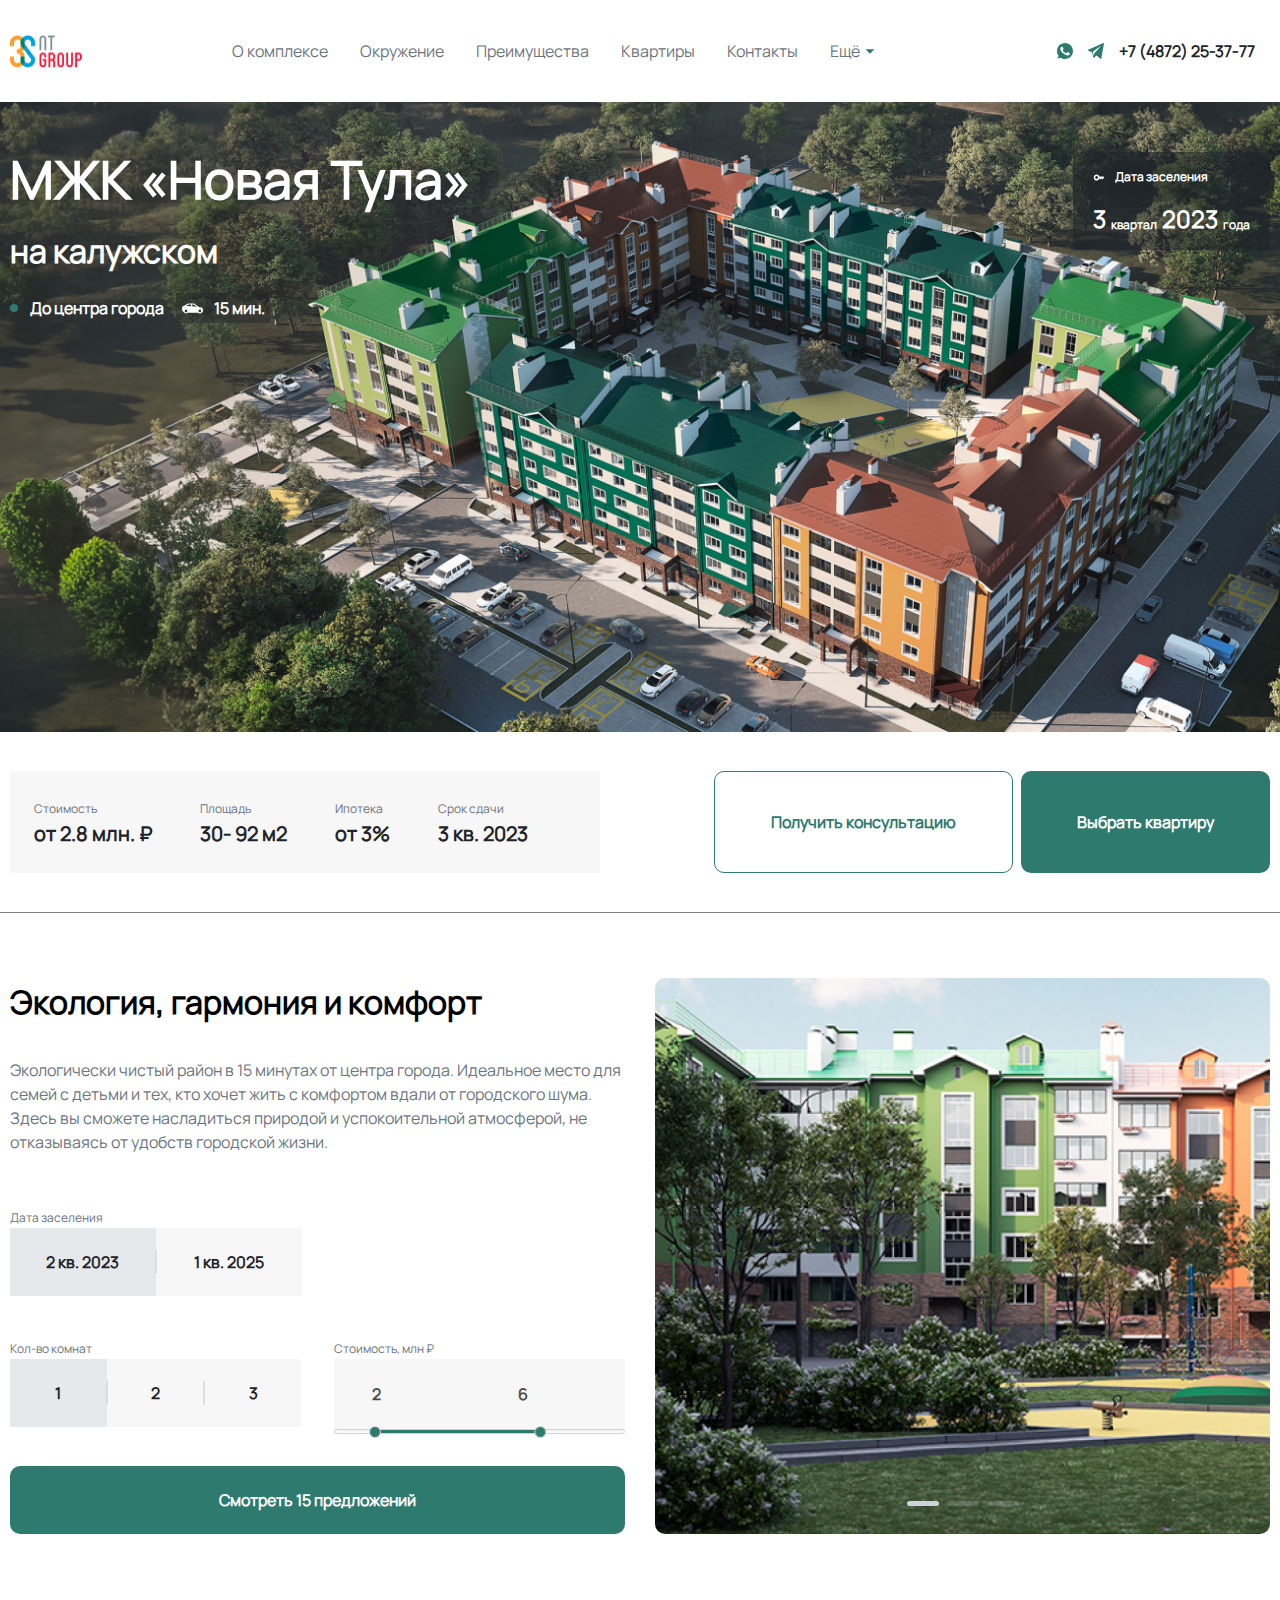
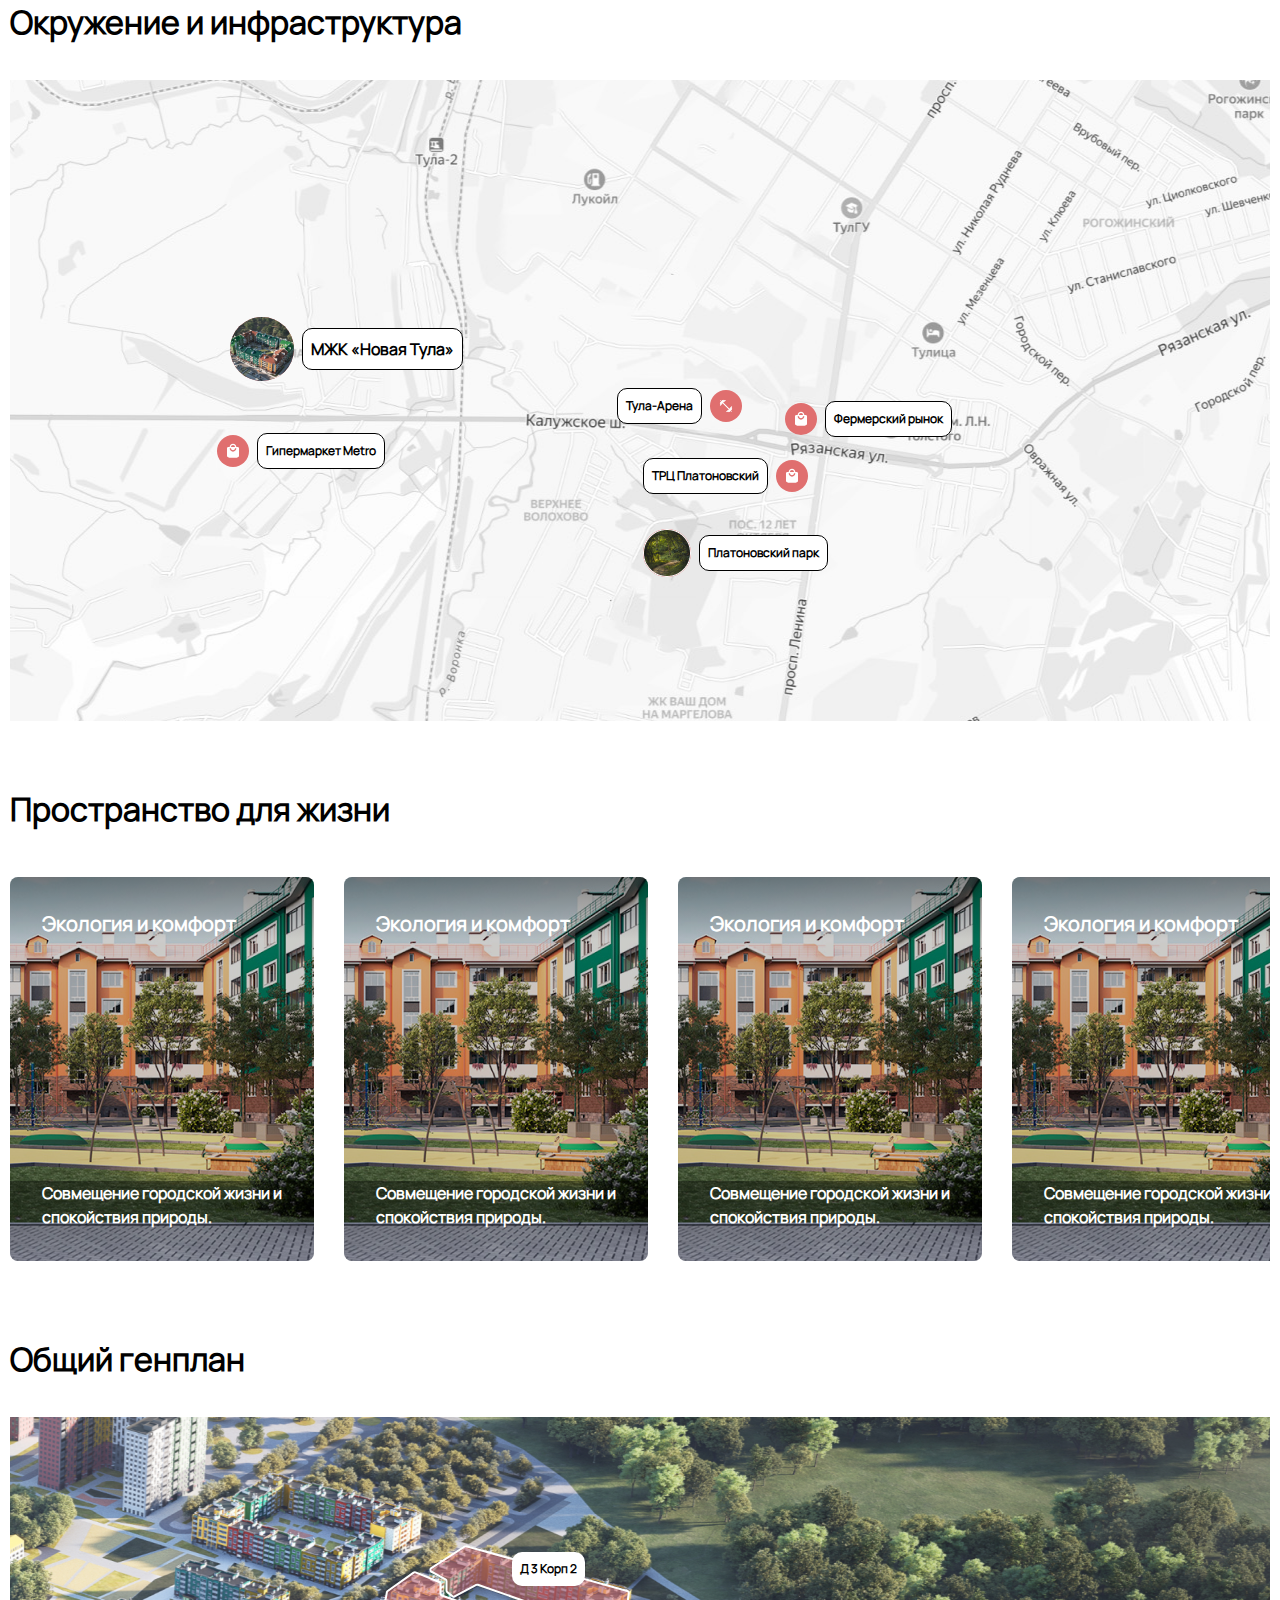
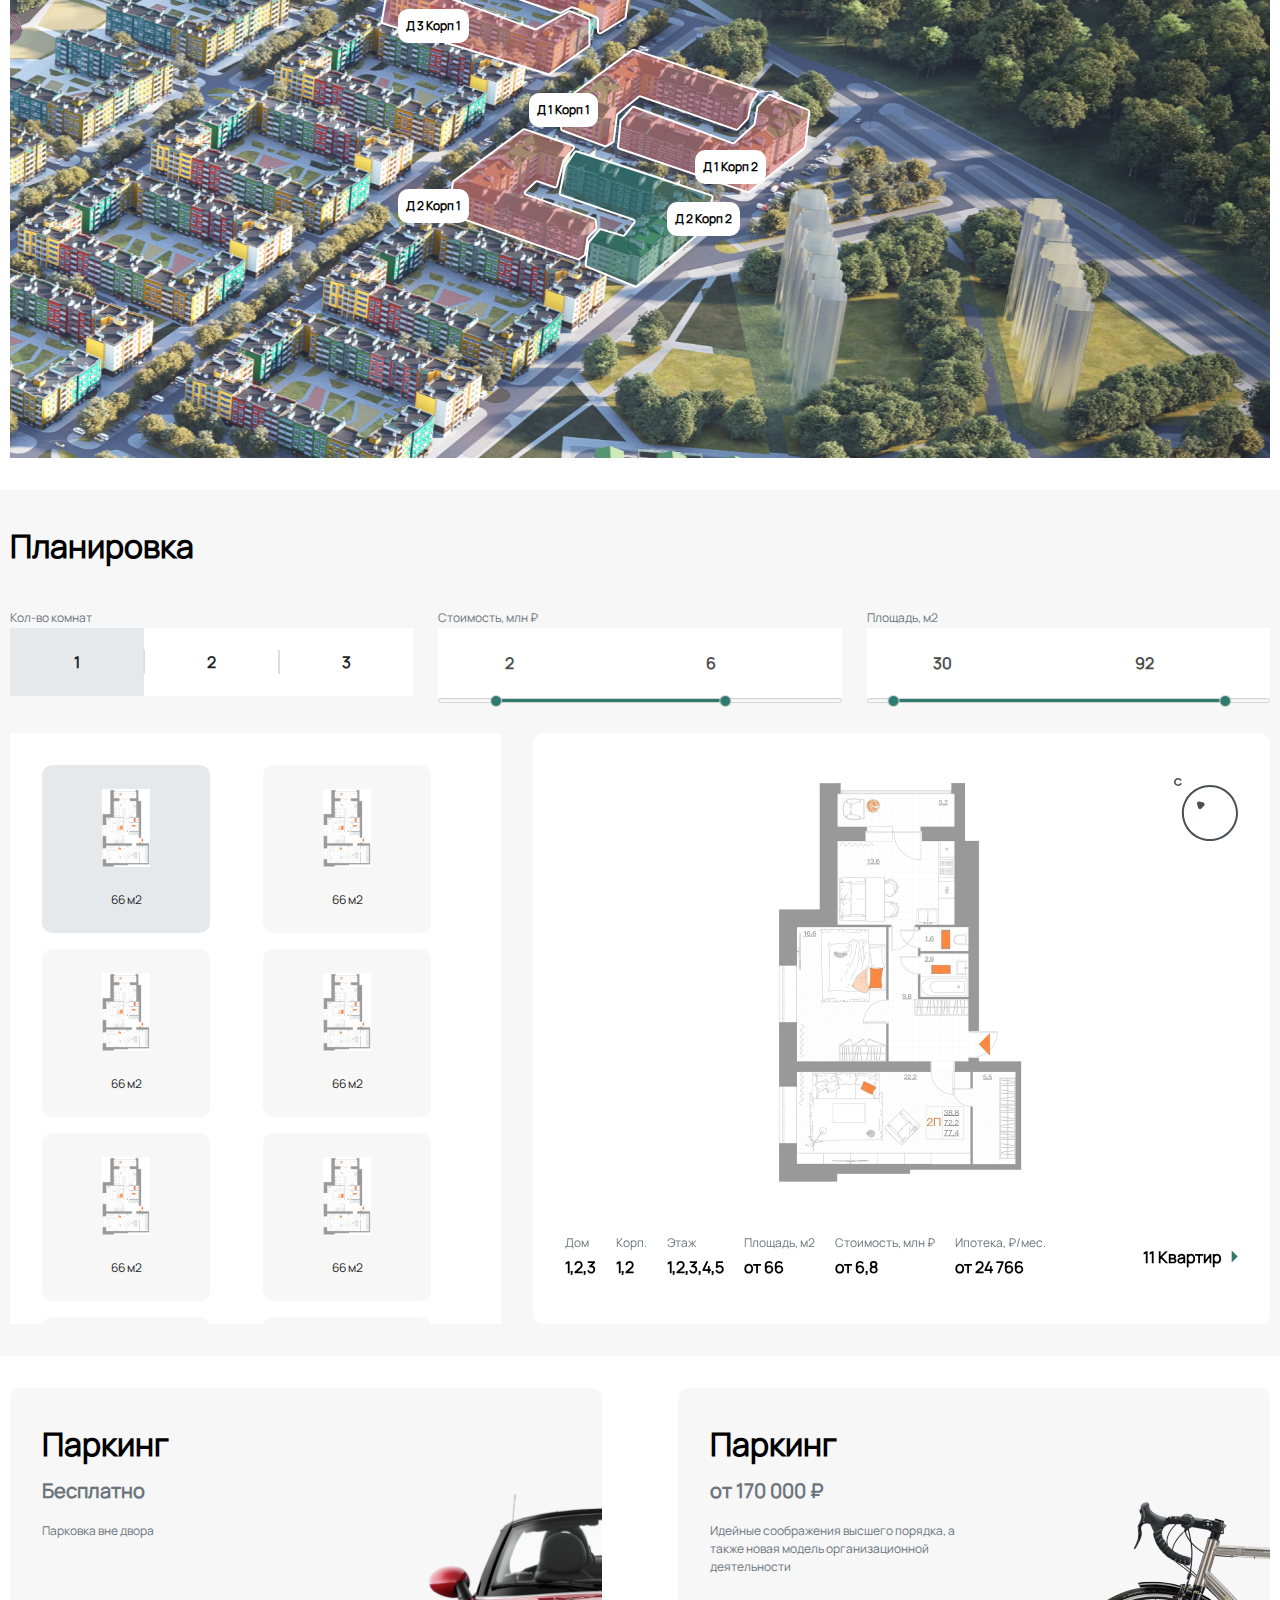
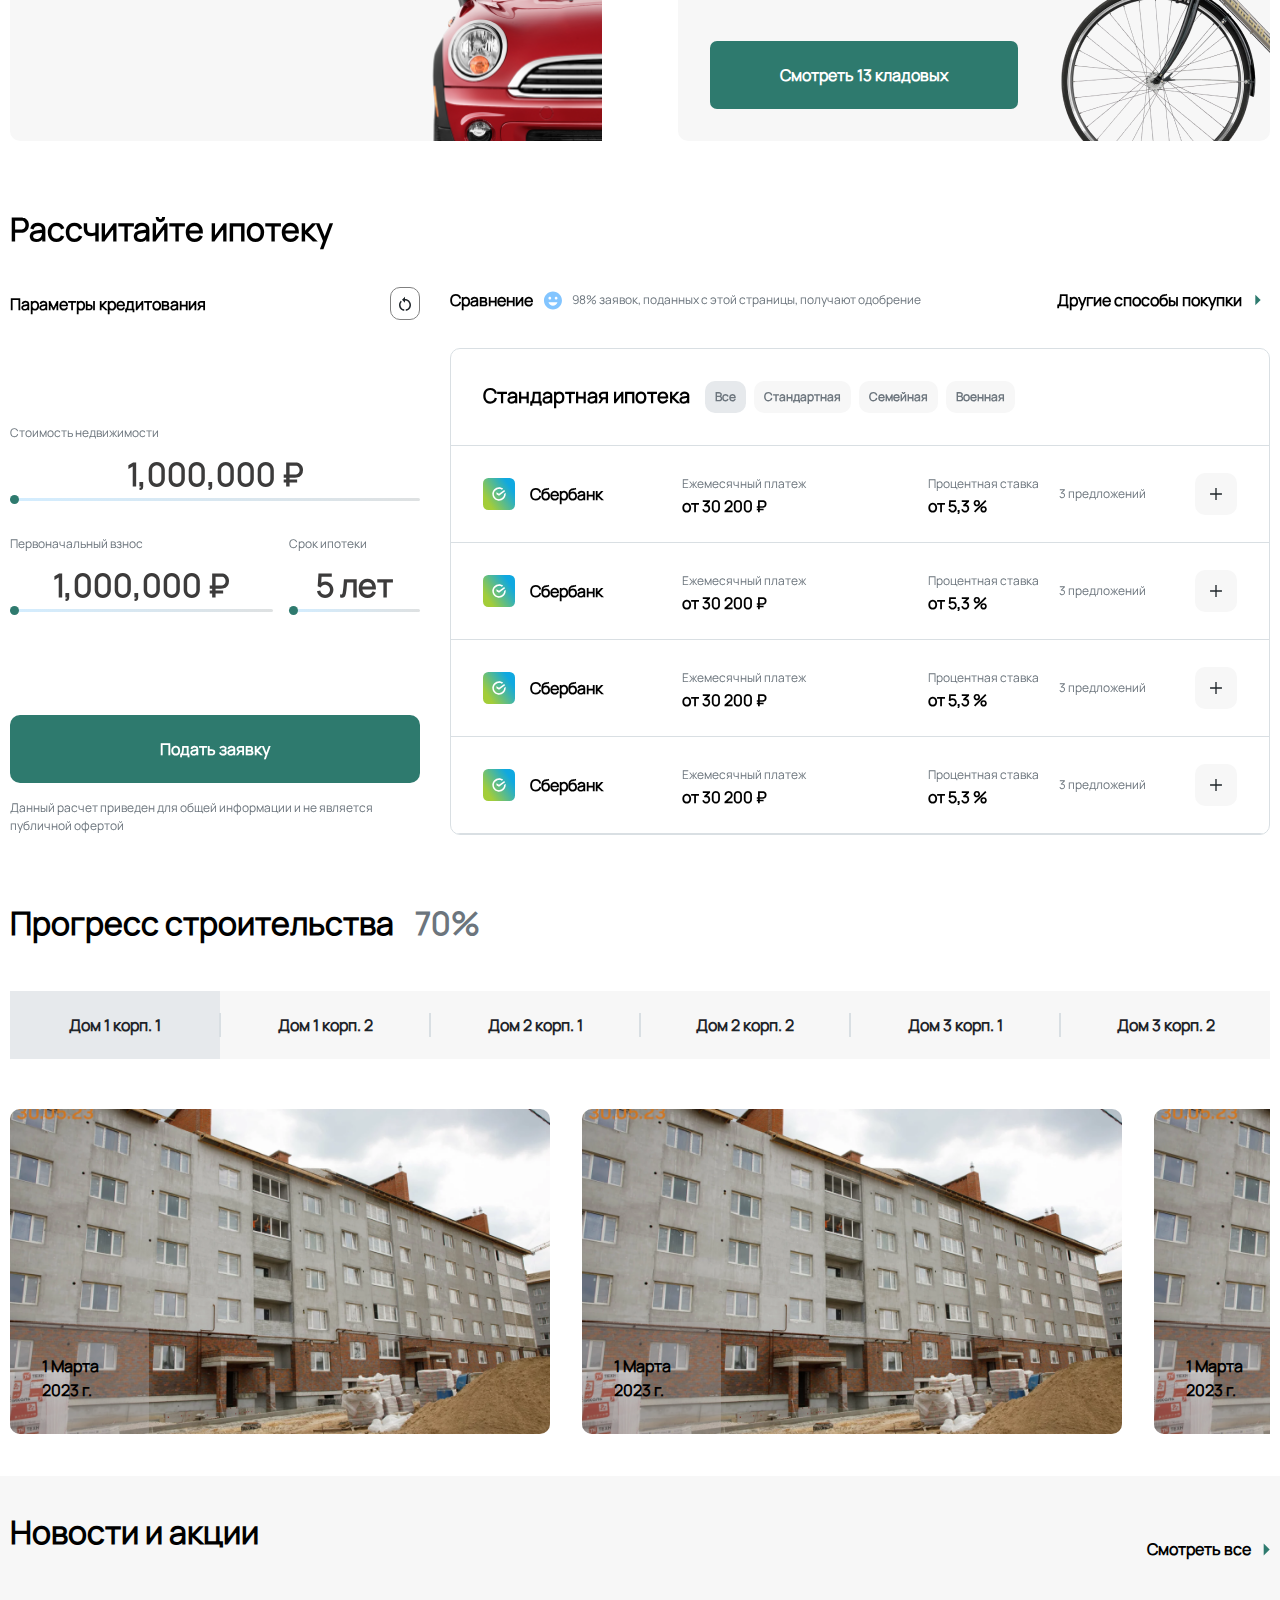
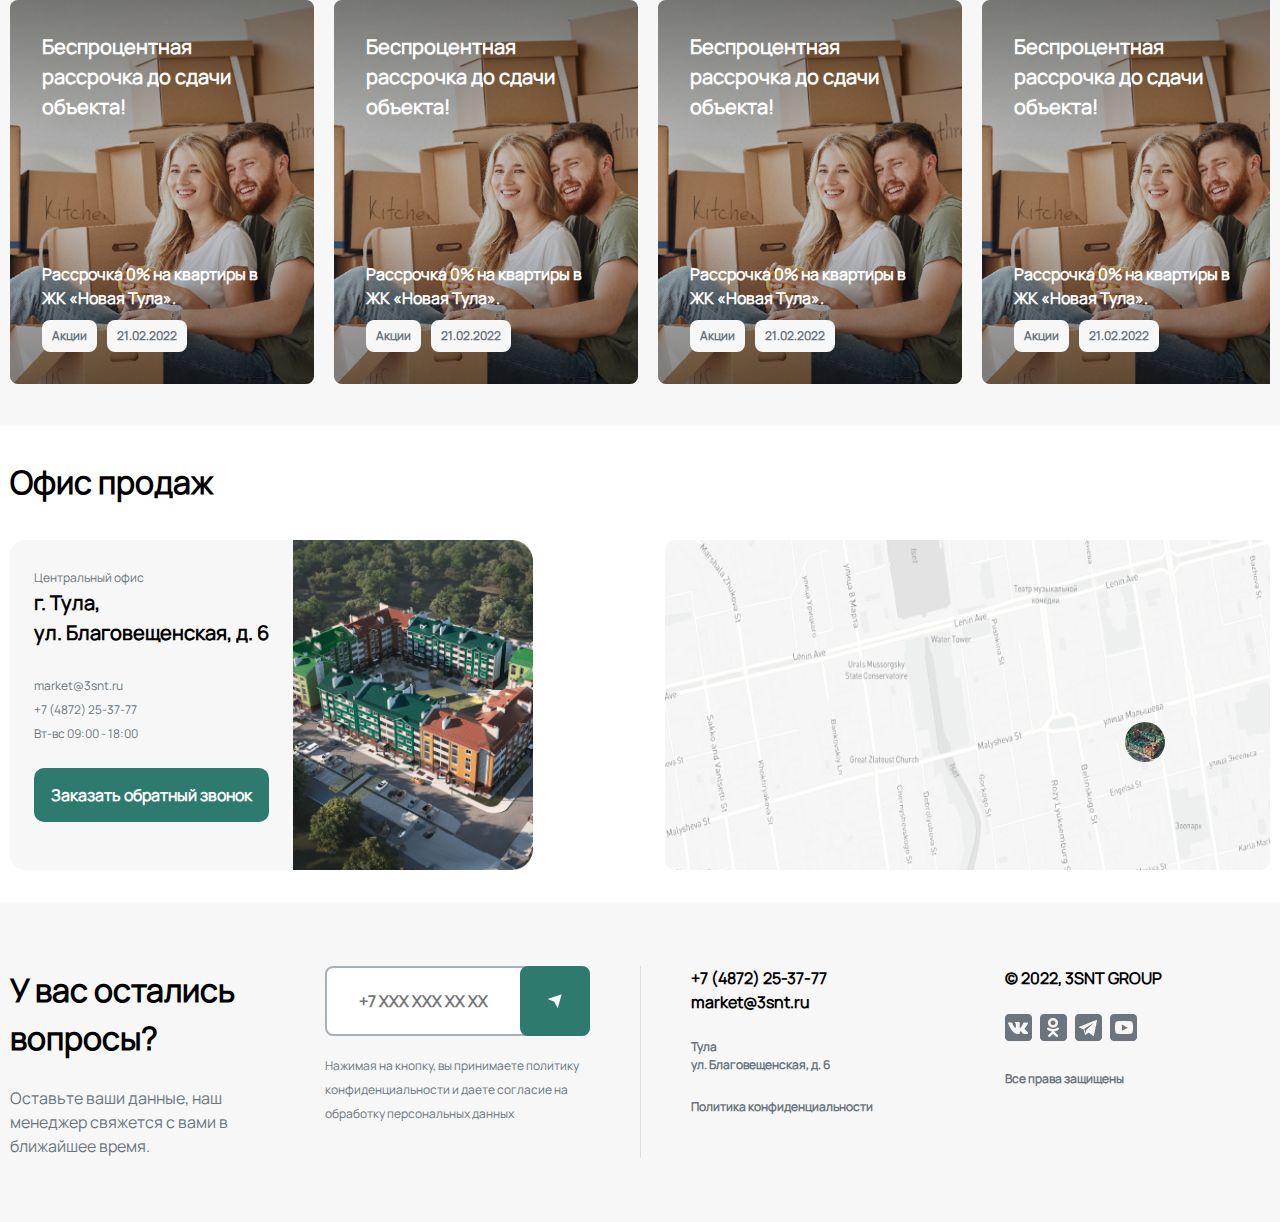
<file: index.html>
<!DOCTYPE html>
<html lang="ru">
  <head>
    <meta charset="UTF-8" />
    <meta name="viewport" content="width=device-width, initial-scale=1.0" />
    <title>SNT</title>
    <link rel="stylesheet" href="./asset/main.css" />
    <link rel="stylesheet" href="./asset/style.css" />
    <link rel="stylesheet" href="./asset/fonts/fonts.css" />
    <link rel="stylesheet" href="./asset/compoents/nouislider.min.css" />
    <link rel="stylesheet" href="./asset/compoents/rangesliderAlone.css" />
    <link
      rel="stylesheet"
      href="https://cdn.jsdelivr.net/npm/swiper@10/swiper-bundle.min.css"
    />
  </head>

  <body>
    <div id="'main-page" class="wrapper">
      <header class="header">
        <div class="container">
          <div class="header__logo">
            <a href="/"><img src="./asset/img/logo.png" alt="logo" /></a>
          </div>
          <!-- <div class="header__nav"> -->
          <nav class="nav" data-nav>
            <ul class="nav-list">
              <li class="nav-item">
                <a href="#paradise">О комплексе</a>
              </li>
              <li class="nav-item">
                <a href="#environment">Окружение</a>
              </li>
              <li class="nav-item">
                <a href="#forlife">Преимущества</a>
              </li>
              <li class="nav-item">
                <a href="#plan">Квартиры</a>
              </li>
              <li class="nav-item">
                <a href="./templates/contacts.page.html">Контакты</a>
              </li>
              <li class="nav-item nav-item--else">
                Ещё <img src="./asset/img/icons/elseHeader.svg" />
                <ul class="else-block">
                  <li class="nav-item">
                    <a href="./templates/news.page.html">Новости и акции</a>
                  </li>
                  <li class="nav-item">
                    <a href="./templates/document.page.html">Документы</a>
                  </li>
                </ul>
              </li>
            </ul>
          </nav>
          <!-- </div> -->
          <div class="header__contact">
            <div class="header__contact-item">
              <img src="./asset/img/icons/whatsupIcon.svg" alt="WU" />
            </div>
            <div class="header__contact-item">
              <img src="./asset/img/icons/telegramIcon.svg" alt="TG" />
            </div>
            <div class="header__contact-item">+7 (4872) 25-37-77</div>
            <button
              class="burger"
              data-burger
              aria-label="Открыть меню"
              aria-expanded="false"
            >
              <span class="burger__line"></span>
            </button>
          </div>
        </div>
      </header>
      <section class="start-page">
        <div class="start-banner">
          <div class="container">
            <div class="banner-left">
              <h1 class="banner-left--title">МЖК «Новая Тула»</h1>
              <br />
              <h2 class="banner-left--subtitle">на калужском</h2>
              <br />
              <div class="banner-left--way">
                <span class="circle"></span>
                До центра города
                <span class="car-time">
                  <img src="./asset/img/icons/carIcon.svg" alt="carIcon" />
                  15 мин.
                </span>
              </div>
            </div>
            <div class="banner-right">
              <div class="banner-right--title">
                <img src="./asset/img/icons/keyIcon.svg" alt="key" />
                Дата заселения
              </div>
              <br />
              <div class="banner-right--date">
                <span class="number">3</span>
                квартал
                <span class="number">2023</span>
                года
              </div>
            </div>
          </div>
        </div>
        <div class="start-info">
          <div class="container">
            <div class="info-left">
              <div class="info-item">
                <span class="info-item--title">Стоимость</span>
                <br />
                <span class="info-item--content">от 2.8 млн. ₽</span>
              </div>
              <div class="info-item">
                <span class="info-item--title">Площадь</span>
                <br />
                <span class="info-item--content">30- 92 м2</span>
              </div>
              <div class="info-item">
                <span class="info-item--title">Ипотека</span>
                <br />
                <span class="info-item--content">от 3%</span>
              </div>
              <div class="info-item">
                <span class="info-item--title">Срок сдачи</span>
                <br />
                <span class="info-item--content">3 кв. 2023</span>
              </div>
            </div>
            <div class="info-right">
              <button class="info-button--light">Получить консультацию</button>
              <button class="info-button--green">Выбрать квартиру</button>
            </div>
          </div>
        </div>
      </section>
      <section class="paradise">
        <a name="paradise" href=""></a>
        <div class="container">
          <div class="paradise-info">
            <div class="paradise-info--top">
              <h2 class="paradise-title">Экология, гармония и комфорт</h2>
              <div class="paradise-description">
                Экологически чистый район в 15 минутах от центра города.
                Идеальное место для семей с детьми и тех, кто хочет жить с
                комфортом вдали от городского шума. Здесь вы сможете насладиться
                природой и успокоительной атмосферой, не отказываясь от удобств
                городской жизни.
              </div>
            </div>
            <div class="paradise-info--filters">
              <div class="paradise-checkdata">
                <span class="filters-title">Дата заселения</span>
                <br />
                <div class="checkdata-switch switch">
                  <div class="switch-item">
                    <span>2 кв. 2023</span>
                  </div>
                  <div class="switch-item">
                    <span>1 кв. 2025</span>
                  </div>
                </div>
              </div>
              <div></div>
              <div class="paradise-rooms">
                <span class="filters-title">Кол-во комнат</span>
                <br />
                <div class="rooms-switch switch">
                  <div class="switch-item"><span>1</span></div>
                  <div class="switch-item"><span>2</span></div>
                  <div class="switch-item"><span>3</span></div>
                </div>
              </div>
              <div class="paradise-range">
                <span class="filters-title">Стоимость, млн ₽</span>
                <br />
                <div class="range">
                  <div class="filters__item filters-price">
                    <!-- <h3 class="filters-price__title">Цена</h3> -->

                    <div class="filters-price__inputs">
                      <label class="filters-price__label">
                        <!-- <span class="filters-price__text">от</span> -->
                        <input
                          type="number"
                          min="500"
                          max="999999"
                          placeholder="500"
                          class="filters-price__input"
                          id="input-0--paradise"
                        />
                        <!-- <span class="filters-price__text">₽</span> -->
                      </label>
                      <label class="filters-price__label">
                        <!-- <span class="filters-price__text">до</span> -->
                        <input
                          type="number"
                          min="500"
                          max="999999"
                          placeholder="999999"
                          class="filters-price__input"
                          id="input-1--paradise"
                        />
                        <!-- <span class="filters-price__text">₽</span> -->
                      </label>
                    </div>
                    <div
                      class="filters-price__slider"
                      id="range-slider--paradise"
                    ></div>
                  </div>
                </div>
              </div>
              <button class="filters-button">Смотреть 15 предложений</button>
            </div>
          </div>
          <div class="paradise-slider swiper">
            <!-- Additional required wrapper -->
            <div class="swiper-wrapper">
              <!-- Slides -->
              <div class="swiper-slide">
                <img
                  class="slide-img"
                  src="./asset/img/slider-ecology.png"
                  alt="slideImg"
                />
              </div>

              <div class="swiper-slide">
                <img
                  class="slide-img"
                  src="./asset/img/slider-ecology.png"
                  alt="slideImg"
                />
              </div>

              <div class="swiper-slide">
                <img
                  class="slide-img"
                  src="./asset/img/slider-ecology.png"
                  alt="slideImg"
                />
              </div>
            </div>
            <!-- If we need pagination -->
            <div class="swiper-pagination--paradise"></div>

            <!-- If we need navigation buttons -->
            <!-- <div class="swiper-button-prev"></div>
              <div class="swiper-button-next"></div> -->

            <!-- If we need scrollbar -->
            <!-- <div class="swiper-scrollbar"></div> -->
          </div>
        </div>
      </section>
      <section class="environment">
        <a name="environment" href=""></a>
        <div class="container">
          <h2 class="environment-title section-title">
            Окружение и инфраструктура
          </h2>
          <div class="environment-content">
            <div class="environment-content">
              <div class="environment-map">
                <div
                  data-path="environment-obj"
                  class="environment-map__item open-modal environment-map__item-obj"
                >
                  <div>
                    <div class="environment-map__item-img">
                      <img src="./asset/img/map-avatar.png" alt="" />
                    </div>
                    <div class="environment-map__item-title">
                      МЖК «Новая Тула»
                    </div>
                  </div>
                </div>
                <div
                  data-path="environment-metro"
                  class="environment-map__item open-modal environment-map__item-metro"
                >
                  <div>
                    <div class="environment-map__item-img">
                      <img
                        src="./asset/img/environment-map-shop.svg"
                        alt="shop"
                      />
                    </div>
                    <div class="environment-map__item-title">
                      Гипермаркет Metro
                    </div>
                  </div>
                </div>
                <div
                  data-path="environment-arena"
                  class="environment-map__item open-modal environment-map__item-arena"
                >
                  <div>
                    <div class="environment-map__item-title">Тула-Арена</div>
                    <div class="environment-map__item-img">
                      <img
                        src="./asset/img/environment-map-fitness.svg"
                        alt="fitness"
                      />
                    </div>
                  </div>
                </div>
                <div
                  data-path="environment-fermer"
                  class="environment-map__item open-modal environment-map__item-fermer"
                >
                  <div>
                    <div class="environment-map__item-img">
                      <img
                        src="./asset/img/environment-map-shop.svg"
                        alt="shop"
                      />
                    </div>
                    <div class="environment-map__item-title">
                      Фермерский рынок
                    </div>
                  </div>
                </div>
                <div
                  data-path="environment-platon"
                  class="environment-map__item open-modal environment-map__item-platon"
                >
                  <div>
                    <div class="environment-map__item-title">
                      ТРЦ Платоновский
                    </div>
                    <div class="environment-map__item-img">
                      <img
                        src="./asset/img/environment-map-shop.svg"
                        alt="shop"
                      />
                    </div>
                  </div>
                </div>
                <div
                  data-path="environment-park"
                  class="environment-map__item open-modal environment-map__item-park"
                >
                  <div>
                    <div class="environment-map__item-img">
                      <img
                        src="./asset/img/environment-map-park.png"
                        alt="shop"
                      />
                    </div>
                    <div class="environment-map__item-title">
                      Платоновский парк
                    </div>
                  </div>
                </div>
              </div>
            </div>
          </div>
        </div>
      </section>

      <section class="forlife">
        <a name="forlife" href=""></a>
        <div class="container">
          <h2 class="forlife-title section-title">Пространство для жизни</h2>
          <!-- <div class="swiper forlife-slider">
          <div class="swiper-wrapper">
            <div class="swiper-slide">
              
            </div>
            
            <div class="swiper-slide">Slide 2</div>
            <div class="swiper-slide">Slide 3</div>
            <div class="swiper-slide">Slide 4</div>
            <div class="swiper-slide">Slide 5</div>
            <div class="swiper-slide">Slide 6</div>
            <div class="swiper-slide">Slide 7</div>
            <div class="swiper-slide">Slide 8</div>
            <div class="swiper-slide">Slide 9</div>
          </div>
          <div class="swiper-pagination"></div>
        </div> -->

          <div id="horizontal-scroller" class="forlife-scroll">
            <div class="forlife-slider-container">
              <div class="forlife-slide">
                <img src="./asset/img/house-for-life.png" alt="forlife" />
                <div class="forlife-slide--text">
                  <h3>Экология и комфорт</h3>
                  <span>Совмещение городской жизни и спокойствия природы.</span>
                </div>
              </div>
              <div class="forlife-slide">
                <img src="./asset/img/house-for-life.png" alt="forlife" />
                <div class="forlife-slide--text">
                  <h3>Экология и комфорт</h3>
                  <span>Совмещение городской жизни и спокойствия природы.</span>
                </div>
              </div>
              <div class="forlife-slide">
                <img src="./asset/img/house-for-life.png" alt="forlife" />
                <div class="forlife-slide--text">
                  <h3>Экология и комфорт</h3>
                  <span>Совмещение городской жизни и спокойствия природы.</span>
                </div>
              </div>
              <div class="forlife-slide">
                <img src="./asset/img/house-for-life.png" alt="forlife" />
                <div class="forlife-slide--text">
                  <h3>Экология и комфорт</h3>
                  <span>Совмещение городской жизни и спокойствия природы.</span>
                </div>
              </div>
              <div class="forlife-slide">
                <img src="./asset/img/house-for-life.png" alt="forlife" />
                <div class="forlife-slide--text">
                  <h3>Экология и комфорт</h3>
                  <span>Совмещение городской жизни и спокойствия природы.</span>
                </div>
              </div>
              <div class="forlife-slide">
                <img src="./asset/img/house-for-life.png" alt="forlife" />
                <div class="forlife-slide--text">
                  <h3>Экология и комфорт</h3>
                  <span>Совмещение городской жизни и спокойствия природы.</span>
                </div>
              </div>
              <div class="forlife-slide">
                <img src="./asset/img/house-for-life.png" alt="forlife" />
                <div class="forlife-slide--text">
                  <h3>Экология и комфорт</h3>
                  <span>Совмещение городской жизни и спокойствия природы.</span>
                </div>
              </div>
              <div class="forlife-slide">
                <img src="./asset/img/house-for-life.png" alt="forlife" />
                <div class="forlife-slide--text">
                  <h3>Экология и комфорт</h3>
                  <span>Совмещение городской жизни и спокойствия природы.</span>
                </div>
              </div>
              <div class="forlife-slide">
                <img src="./asset/img/house-for-life.png" alt="forlife" />
                <div class="forlife-slide--text">
                  <h3>Экология и комфорт</h3>
                  <span>Совмещение городской жизни и спокойствия природы.</span>
                </div>
              </div>
            </div>
          </div>
        </div>
      </section>
      <section class="geoplan">
        <div class="container">
          <h2 class="geoplan-title section-title">Общий генплан</h2>
          <div class="geoplan-content">
            <div class="geoplan-map">
              <img
                class="geoplan-map__item geoplan-map__item3-2"
                src="./asset/img/geoplan 3.2.svg"
                alt="3.2"
              />
              <img
                class="geoplan-map__item geoplan-map__item3-1"
                src="./asset/img/geoplan 3.1.svg"
                alt="3.1"
              />
              <img
                class="geoplan-map__item geoplan-map__item1-1"
                src="./asset/img/geoplan 1.1.svg"
                alt="1.1"
              />
              <img
                class="geoplan-map__item geoplan-map__item1-2"
                src="./asset/img/geoplan 1.2.svg"
                alt="1.2"
              />
              <img
                class="geoplan-map__item geoplan-map__item2-1"
                src="./asset/img/geoplan 2.1.svg"
                alt="2.1"
              />
              <img
                class="geoplan-map__item geoplan-map__item2-2"
                src="./asset/img/geoplan 2.2.svg"
                alt="2.2"
              />
              <div
                data-path="geoplan-32"
                class="geoplan-map__button open-modal geoplan-map__button3-2"
              >
                Д 3 Корп 2
              </div>
              <div
                data-path="geoplan-31"
                class="geoplan-map__button open-modal geoplan-map__button3-1"
              >
                Д 3 Корп 1
              </div>
              <div
                data-path="geoplan-11"
                class="geoplan-map__button open-modal geoplan-map__button1-1"
              >
                Д 1 Корп 1
              </div>
              <div
                data-path="geoplan-12"
                class="geoplan-map__button open-modal geoplan-map__button1-2"
              >
                Д 1 Корп 2
              </div>
              <div
                data-path="geoplan-21"
                class="geoplan-map__button open-modal geoplan-map__button2-1"
              >
                Д 2 Корп 1
              </div>
              <div
                data-path="geoplan-22"
                class="geoplan-map__button open-modal geoplan-map__button2-2"
              >
                Д 2 Корп 2
              </div>
            </div>
          </div>

          <div class="geoplan-modalcode"></div>
        </div>
      </section>
      <section class="plan">
        <a name="plan" href=""></a>
        <div class="container">
          <h2 class="plan-title section-title">Планировка</h2>
          <div class="plan-filters">
            <div class="paradise-rooms">
              <span class="filters-title">Кол-во комнат</span>
              <br />
              <div class="rooms-switch switch">
                <div class="switch-item"><span>1</span></div>
                <div class="switch-item"><span>2</span></div>
                <div class="switch-item"><span>3</span></div>
              </div>
            </div>
            <div class="plan-range--cost">
              <span class="filters-title">Стоимость, млн ₽</span>
              <br />
              <div class="range">
                <div class="filters__item filters-price">
                  <!-- <h3 class="filters-price__title">Цена</h3> -->

                  <div class="filters-price__inputs">
                    <label class="filters-price__label">
                      <!-- <span class="filters-price__text">от</span> -->
                      <input
                        type="number"
                        min="500"
                        max="999999"
                        placeholder="500"
                        class="filters-price__input"
                        id="input-0--plancost"
                      />
                      <!-- <span class="filters-price__text">₽</span> -->
                    </label>
                    <label class="filters-price__label">
                      <!-- <span class="filters-price__text">до</span> -->
                      <input
                        type="number"
                        min="500"
                        max="999999"
                        placeholder="999999"
                        class="filters-price__input"
                        id="input-1--plancost"
                      />
                      <!-- <span class="filters-price__text">₽</span> -->
                    </label>
                  </div>
                  <div
                    class="filters-price__slider"
                    id="range-slider--plancost"
                  ></div>
                </div>
              </div>
            </div>
            <div class="plan-range--square">
              <span class="filters-title">Площадь, м2 </span>
              <br />
              <div class="range">
                <div class="filters__item filters-price">
                  <!-- <h3 class="filters-price__title">Цена</h3> -->

                  <div class="filters-price__inputs">
                    <label class="filters-price__label">
                      <!-- <span class="filters-price__text">от</span> -->
                      <input
                        type="number"
                        min="500"
                        max="999999"
                        placeholder="500"
                        class="filters-price__input"
                        id="input-0--plansquare"
                      />
                      <!-- <span class="filters-price__text">₽</span> -->
                    </label>
                    <label class="filters-price__label">
                      <!-- <span class="filters-price__text">до</span> -->
                      <input
                        type="number"
                        min="500"
                        max="999999"
                        placeholder="999999"
                        class="filters-price__input"
                        id="input-1--plansquare"
                      />
                      <!-- <span class="filters-price__text">₽</span> -->
                    </label>
                  </div>
                  <div
                    class="filters-price__slider"
                    id="range-slider--plansquare"
                  ></div>
                </div>
              </div>
            </div>
          </div>
          <div class="plan-content">
            <div id="horizontal-scroller2" class="plan-switch--scrooll">
              <div class="plan-switch--dots switch">
                <div key-content="1" class="switch-item">
                  <img src="./asset/img/plan-room.png" alt="plan" />
                  <br />
                  <span>66 м2</span>
                </div>
                <div key-content="2" class="switch-item">
                  <img src="./asset/img/plan-room.png" alt="" />
                  <br />
                  <span>66 м2</span>
                </div>
                <div key-content="3" class="switch-item">
                  <img src="./asset/img/plan-room.png" alt="" />
                  <br />
                  <span>66 м2</span>
                </div>
                <div key-content="4" class="switch-item">
                  <img src="./asset/img/plan-room.png" alt="" />
                  <br />
                  <span>66 м2</span>
                </div>
                <div key-content="5" class="switch-item">
                  <img src="./asset/img/plan-room.png" alt="" />
                  <br />
                  <span>66 м2</span>
                </div>
                <div key-content="6" class="switch-item">
                  <img src="./asset/img/plan-room.png" alt="" />
                  <br />
                  <span>66 м2</span>
                </div>
                <div key-content="7" class="switch-item">
                  <img src="./asset/img/plan-room.png" alt="" />
                  <br />
                  <span>66 м2</span>
                </div>
                <div key-content="8" class="switch-item">
                  <img src="./asset/img/plan-room.png" alt="" />
                  <br />
                  <span>66 м2</span>
                </div>
              </div>
            </div>

            <div class="plan-switch--content">
              <div data-content="1" class="card plan-card">
                <img
                  class="card-img"
                  src="asset/img/plan-room.png"
                  alt="plan"
                />
                <div class="card-description">
                  <div class="description--left">
                    <div class="description-item">
                      <div class="description-title">Дом</div>
                      <div class="description-text">1,2,3</div>
                    </div>
                    <div class="description-item">
                      <div class="description-title">Корп.</div>
                      <div class="description-text">1,2</div>
                    </div>
                    <div class="description-item">
                      <div class="description-title">Этаж</div>
                      <div class="description-text">1,2,3,4,5</div>
                    </div>
                    <div class="description-item">
                      <div class="description-title">Площадь, м2</div>
                      <div class="description-text">от 66</div>
                    </div>
                    <div class="description-item">
                      <div class="description-title">Стоимость, млн ₽</div>
                      <div class="description-text">от 6,8</div>
                    </div>
                    <div class="description-item">
                      <div class="description-title">Ипотека, ₽/мес.</div>
                      <div class="description-text">от 24 766</div>
                    </div>
                  </div>

                  <div class="description-button">
                    <span>11 Квартир</span>
                    <img src="./asset/img/icons/seeAll.svg" alt="seeAll" />
                  </div>
                </div>
                <img
                  class="card-compas"
                  src="./asset/img/icons/Виджет компас 1.svg"
                  alt=""
                />
              </div>
              <div data-content="2" class="card plan-card">
                <img
                  class="card-img"
                  src="asset/img/plan-room.png"
                  alt="plan"
                />
                <div class="card-description">
                  <div class="description--left">
                    <div class="description-item">
                      <div class="description-title">Дом</div>
                      <div class="description-text">1,2,3</div>
                    </div>
                    <div class="description-item">
                      <div class="description-title">Корп.</div>
                      <div class="description-text">1,2</div>
                    </div>
                    <div class="description-item">
                      <div class="description-title">Этаж</div>
                      <div class="description-text">1,2,3,4,5</div>
                    </div>
                    <div class="description-item">
                      <div class="description-title">Площадь, м2</div>
                      <div class="description-text">от 66</div>
                    </div>
                    <div class="description-item">
                      <div class="description-title">Стоимость, млн ₽</div>
                      <div class="description-text">от 6,8</div>
                    </div>
                    <div class="description-item">
                      <div class="description-title">Ипотека, ₽/мес.</div>
                      <div class="description-text">от 24 766</div>
                    </div>
                  </div>

                  <div class="description-button">
                    <span>12 Квартир</span>
                    <img src="./asset/img/icons/seeAll.svg" alt="seeAll" />
                  </div>
                </div>
                <img
                  class="card-compas"
                  src="./asset/img/icons/Виджет компас 1.svg"
                  alt=""
                />
              </div>
              <div data-content="3" class="card plan-card">
                <img
                  class="card-img"
                  src="asset/img/plan-room.png"
                  alt="plan"
                />
                <div class="card-description">
                  <div class="description--left">
                    <div class="description-item">
                      <div class="description-title">Дом</div>
                      <div class="description-text">1,2,3</div>
                    </div>
                    <div class="description-item">
                      <div class="description-title">Корп.</div>
                      <div class="description-text">1,2</div>
                    </div>
                    <div class="description-item">
                      <div class="description-title">Этаж</div>
                      <div class="description-text">1,2,3,4,5</div>
                    </div>
                    <div class="description-item">
                      <div class="description-title">Площадь, м2</div>
                      <div class="description-text">от 66</div>
                    </div>
                    <div class="description-item">
                      <div class="description-title">Стоимость, млн ₽</div>
                      <div class="description-text">от 6,8</div>
                    </div>
                    <div class="description-item">
                      <div class="description-title">Ипотека, ₽/мес.</div>
                      <div class="description-text">от 24 766</div>
                    </div>
                  </div>

                  <div class="description-button">
                    <span>13 Квартир</span>
                    <img src="./asset/img/icons/seeAll.svg" alt="seeAll" />
                  </div>
                </div>
                <img
                  class="card-compas"
                  src="./asset/img/icons/Виджет компас 1.svg"
                  alt=""
                />
              </div>
              <div data-content="4" class="card plan-card">
                <img
                  class="card-img"
                  src="asset/img/plan-room.png"
                  alt="plan"
                />
                <div class="card-description">
                  <div class="description--left">
                    <div class="description-item">
                      <div class="description-title">Дом</div>
                      <div class="description-text">1,2,3</div>
                    </div>
                    <div class="description-item">
                      <div class="description-title">Корп.</div>
                      <div class="description-text">1,2</div>
                    </div>
                    <div class="description-item">
                      <div class="description-title">Этаж</div>
                      <div class="description-text">1,2,3,4,5</div>
                    </div>
                    <div class="description-item">
                      <div class="description-title">Площадь, м2</div>
                      <div class="description-text">от 66</div>
                    </div>
                    <div class="description-item">
                      <div class="description-title">Стоимость, млн ₽</div>
                      <div class="description-text">от 6,8</div>
                    </div>
                    <div class="description-item">
                      <div class="description-title">Ипотека, ₽/мес.</div>
                      <div class="description-text">от 24 766</div>
                    </div>
                  </div>

                  <div class="description-button">
                    <span>14 Квартир</span>
                    <img src="./asset/img/icons/seeAll.svg" alt="seeAll" />
                  </div>
                </div>
                <img
                  class="card-compas"
                  src="./asset/img/icons/Виджет компас 1.svg"
                  alt=""
                />
              </div>
              <div data-content="5" class="card plan-card">
                <img
                  class="card-img"
                  src="asset/img/plan-room.png"
                  alt="plan"
                />
                <div class="card-description">
                  <div class="description--left">
                    <div class="description-item">
                      <div class="description-title">Дом</div>
                      <div class="description-text">1,2,3</div>
                    </div>
                    <div class="description-item">
                      <div class="description-title">Корп.</div>
                      <div class="description-text">1,2</div>
                    </div>
                    <div class="description-item">
                      <div class="description-title">Этаж</div>
                      <div class="description-text">1,2,3,4,5</div>
                    </div>
                    <div class="description-item">
                      <div class="description-title">Площадь, м2</div>
                      <div class="description-text">от 66</div>
                    </div>
                    <div class="description-item">
                      <div class="description-title">Стоимость, млн ₽</div>
                      <div class="description-text">от 6,8</div>
                    </div>
                    <div class="description-item">
                      <div class="description-title">Ипотека, ₽/мес.</div>
                      <div class="description-text">от 24 766</div>
                    </div>
                  </div>

                  <div class="description-button">
                    <span>15 Квартир</span>
                    <img src="./asset/img/icons/seeAll.svg" alt="seeAll" />
                  </div>
                </div>
                <img
                  class="card-compas"
                  src="./asset/img/icons/Виджет компас 1.svg"
                  alt=""
                />
              </div>
              <div data-content="6" class="card plan-card">
                <img
                  class="card-img"
                  src="asset/img/plan-room.png"
                  alt="plan"
                />
                <div class="card-description">
                  <div class="description--left">
                    <div class="description-item">
                      <div class="description-title">Дом</div>
                      <div class="description-text">1,2,3</div>
                    </div>
                    <div class="description-item">
                      <div class="description-title">Корп.</div>
                      <div class="description-text">1,2</div>
                    </div>
                    <div class="description-item">
                      <div class="description-title">Этаж</div>
                      <div class="description-text">1,2,3,4,5</div>
                    </div>
                    <div class="description-item">
                      <div class="description-title">Площадь, м2</div>
                      <div class="description-text">от 66</div>
                    </div>
                    <div class="description-item">
                      <div class="description-title">Стоимость, млн ₽</div>
                      <div class="description-text">от 6,8</div>
                    </div>
                    <div class="description-item">
                      <div class="description-title">Ипотека, ₽/мес.</div>
                      <div class="description-text">от 24 766</div>
                    </div>
                  </div>

                  <div class="description-button">
                    <span>16 Квартир</span>
                    <img src="./asset/img/icons/seeAll.svg" alt="seeAll" />
                  </div>
                </div>
                <img
                  class="card-compas"
                  src="./asset/img/icons/Виджет компас 1.svg"
                  alt=""
                />
              </div>
              <div data-content="7" class="card plan-card">
                <img
                  class="card-img"
                  src="asset/img/plan-room.png"
                  alt="plan"
                />
                <div class="card-description">
                  <div class="description--left">
                    <div class="description-item">
                      <div class="description-title">Дом</div>
                      <div class="description-text">1,2,3</div>
                    </div>
                    <div class="description-item">
                      <div class="description-title">Корп.</div>
                      <div class="description-text">1,2</div>
                    </div>
                    <div class="description-item">
                      <div class="description-title">Этаж</div>
                      <div class="description-text">1,2,3,4,5</div>
                    </div>
                    <div class="description-item">
                      <div class="description-title">Площадь, м2</div>
                      <div class="description-text">от 66</div>
                    </div>
                    <div class="description-item">
                      <div class="description-title">Стоимость, млн ₽</div>
                      <div class="description-text">от 6,8</div>
                    </div>
                    <div class="description-item">
                      <div class="description-title">Ипотека, ₽/мес.</div>
                      <div class="description-text">от 24 766</div>
                    </div>
                  </div>

                  <div class="description-button">
                    <span>17 Квартир</span>
                    <img src="./asset/img/icons/seeAll.svg" alt="seeAll" />
                  </div>
                </div>
                <img
                  class="card-compas"
                  src="./asset/img/icons/Виджет компас 1.svg"
                  alt=""
                />
              </div>
              <div data-content="8" class="card plan-card">
                <img
                  class="card-img"
                  src="asset/img/plan-room.png"
                  alt="plan"
                />
                <div class="card-description">
                  <div class="description--left">
                    <div class="description-item">
                      <div class="description-title">Дом</div>
                      <div class="description-text">1,2,3</div>
                    </div>
                    <div class="description-item">
                      <div class="description-title">Корп.</div>
                      <div class="description-text">1,2</div>
                    </div>
                    <div class="description-item">
                      <div class="description-title">Этаж</div>
                      <div class="description-text">1,2,3,4,5</div>
                    </div>
                    <div class="description-item">
                      <div class="description-title">Площадь, м2</div>
                      <div class="description-text">от 66</div>
                    </div>
                    <div class="description-item">
                      <div class="description-title">Стоимость, млн ₽</div>
                      <div class="description-text">от 6,8</div>
                    </div>
                    <div class="description-item">
                      <div class="description-title">Ипотека, ₽/мес.</div>
                      <div class="description-text">от 24 766</div>
                    </div>
                  </div>

                  <div class="description-button">
                    <span>18 Квартир</span>
                    <img src="./asset/img/icons/seeAll.svg" alt="seeAll" />
                  </div>
                </div>
                <img
                  class="card-compas"
                  src="./asset/img/icons/Виджет компас 1.svg"
                  alt=""
                />
              </div>
            </div>
          </div>
        </div>
      </section>
      <section class="marketing">
        <div class="container">
          <div class="marketing-block">
            <h2>Паркинг</h2>
            <h3>Бесплатно</h3>
            <div class="marketing-description">Парковка вне двора</div>
            <img
              class="marketing-img"
              src="./asset/img/marketing-1.png"
              alt="car"
            />
          </div>
          <div class="marketing-block">
            <h2>Паркинг</h2>
            <h3>от 170 000 ₽</h3>
            <div class="marketing-description">
              Идейные соображения высшего порядка, а также новая модель
              организационной деятельности
            </div>

            <button class="marketing-button">
              Смотреть <span>13 кладовых</span>
            </button>
            <img
              class="marketing-img"
              src="./asset/img/marketing-2.png"
              alt="bicycle"
            />
          </div>
        </div>
      </section>
      <section class="credit">
        <div class="container">
          <h2 class="credit-title section-title">Рассчитайте ипотеку</h2>
          <div class="credit-content">
            <div class="credit-calculator">
              <div class="credit-calculator__title">
                <span>Параметры кредитования</span>
                <img src="./asset/img/icons/reloadIcon.svg" alt="" />
              </div>
              <div class="credit-calculator__ranges">
                <div class="credit-calculator__ranges-cost">
                  <div class="credit-calculator__ranges-title">
                    Стоимость недвижимости
                  </div>
                  <form class="range--credit__cost range__alone">
                    <div class="form-group range__value">
                      <!-- <label>Loan Amount</label> -->
                      <span></span>
                    </div>
                    <!--/form-group-->
                    <div class="form-group range__slider">
                      <input type="range" step="100000" />
                    </div>
                    <!--/form-group-->
                  </form>
                </div>
                <div class="credit-calculator__ranges-initial">
                  <div class="credit-calculator__ranges-title">
                    Первоначальный взнос
                  </div>
                  <form class="range--credit__initial range__alone">
                    <div class="form-group range__value">
                      <!-- <label>Loan Amount</label> -->
                      <span></span>
                    </div>
                    <!--/form-group-->
                    <div class="form-group range__slider">
                      <input type="range" step="100" />
                    </div>
                    <!--/form-group-->
                  </form>
                </div>
                <div class="credit-calculator__ranges-term">
                  <div class="credit-calculator__ranges-title">
                    Срок ипотеки
                  </div>
                  <form class="range--credit__term range__alone">
                    <div class="form-group range__value">
                      <!-- <label>Loan Amount</label> -->
                      <span></span>
                    </div>
                    <!--/form-group-->
                    <div class="form-group range__slider">
                      <input type="range" step="1" />
                    </div>
                    <!--/form-group-->
                  </form>
                </div>
              </div>
              <div>
                <div class="credit-calculator__button">Подать заявку</div>
                <div class="credit-calculator__underbutton">
                  Данный расчет приведен для общей информации и не является
                  публичной офертой
                </div>
              </div>
            </div>
            <div class="credit-offer">
              <div class="credit-offer__title">
                <div>
                  <div>
                    Сравнение <img src="./asset/img/icons/Group-1.svg" alt="" />
                  </div>

                  <div class="credit-offer__pizdez">
                    98% заявок, поданных с этой страницы, получают одобрение
                  </div>
                </div>
                <button>
                  Другие способы покупки
                  <img src="./asset/img/icons/elseHeader.svg" alt="" />
                </button>
              </div>
              <div class="credit-offer__credit">
                <div class="credit-offer__credit-title">
                  <h3>Стандартная ипотека</h3>
                  <div class="credit-offer__credit-switch switch">
                    <div class="switch-item">Все</div>
                    <div class="switch-item">Стандартная</div>
                    <div class="switch-item">Семейная</div>
                    <div class="switch-item">Военная</div>
                  </div>
                </div>
                <div class="credit-offer__credit-list">
                  <div class="credit-offer__credit-item">
                    <div class="credit-offer__credit-bank">
                      <img src="/asset/img/icons/bsb-logo.svg" alt="bsb" />
                      <span>Сбербанк</span>
                    </div>
                    <div class="credit-offer__credit-data">
                      <div class="credit-offer__credit-data-pay">
                        <span>Ежемесячный платеж</span>
                        <br />
                        <div>от 30 200 ₽</div>
                      </div>
                      <div class="credit-offer__credit-data-pay">
                        <span>Процентная ставка</span>
                        <br />
                        <div>от 5,3 %</div>
                      </div>
                    </div>
                    <div class="credit-offer__credit-button">
                      <span>3 предложений</span>
                      <img src="./asset/img/icons/plus.svg" alt="plus" />
                    </div>
                  </div>
                  <div class="credit-offer__credit-item">
                    <div class="credit-offer__credit-bank">
                      <img src="/asset/img/icons/bsb-logo.svg" alt="bsb" />
                      <span>Сбербанк</span>
                    </div>
                    <div class="credit-offer__credit-data">
                      <div class="credit-offer__credit-data-pay">
                        <span>Ежемесячный платеж</span>
                        <br />
                        <div>от 30 200 ₽</div>
                      </div>
                      <div class="credit-offer__credit-data-pay">
                        <span>Процентная ставка</span>
                        <br />
                        <div>от 5,3 %</div>
                      </div>
                    </div>
                    <div class="credit-offer__credit-button">
                      <span>3 предложений</span>
                      <img src="./asset/img/icons/plus.svg" alt="plus" />
                    </div>
                  </div>
                  <div class="credit-offer__credit-item">
                    <div class="credit-offer__credit-bank">
                      <img src="/asset/img/icons/bsb-logo.svg" alt="bsb" />
                      <span>Сбербанк</span>
                    </div>
                    <div class="credit-offer__credit-data">
                      <div class="credit-offer__credit-data-pay">
                        <span>Ежемесячный платеж</span>
                        <br />
                        <div>от 30 200 ₽</div>
                      </div>
                      <div class="credit-offer__credit-data-pay">
                        <span>Процентная ставка</span>
                        <br />
                        <div>от 5,3 %</div>
                      </div>
                    </div>
                    <div class="credit-offer__credit-button">
                      <span>3 предложений</span>
                      <img src="./asset/img/icons/plus.svg" alt="plus" />
                    </div>
                  </div>
                  <div class="credit-offer__credit-item">
                    <div class="credit-offer__credit-bank">
                      <img src="/asset/img/icons/bsb-logo.svg" alt="bsb" />
                      <span>Сбербанк</span>
                    </div>
                    <div class="credit-offer__credit-data">
                      <div class="credit-offer__credit-data-pay">
                        <span>Ежемесячный платеж</span>
                        <br />
                        <div>от 30 200 ₽</div>
                      </div>
                      <div class="credit-offer__credit-data-pay">
                        <span>Процентная ставка</span>
                        <br />
                        <div>от 5,3 %</div>
                      </div>
                    </div>
                    <div class="credit-offer__credit-button">
                      <span>3 предложений</span>
                      <img src="./asset/img/icons/plus.svg" alt="plus" />
                    </div>
                  </div>
                  <div class="credit-offer__credit-item">
                    <div class="credit-offer__credit-bank">
                      <img src="/asset/img/icons/bsb-logo.svg" alt="bsb" />
                      <span>Сбербанк</span>
                    </div>
                    <div class="credit-offer__credit-data">
                      <div class="credit-offer__credit-data-pay">
                        <span>Ежемесячный платеж</span>
                        <br />
                        <div>от 30 200 ₽</div>
                      </div>
                      <div class="credit-offer__credit-data-pay">
                        <span>Процентная ставка</span>
                        <br />
                        <div>от 5,3 %</div>
                      </div>
                    </div>
                    <div class="credit-offer__credit-button">
                      <span>3 предложений</span>
                      <img src="./asset/img/icons/plus.svg" alt="plus" />
                    </div>
                  </div>
                  <div class="credit-offer__credit-item">
                    <div class="credit-offer__credit-bank">
                      <img src="/asset/img/icons/bsb-logo.svg" alt="bsb" />
                      <span>Сбербанк</span>
                    </div>
                    <div class="credit-offer__credit-data">
                      <div class="credit-offer__credit-data-pay">
                        <span>Ежемесячный платеж</span>
                        <br />
                        <div>от 30 200 ₽</div>
                      </div>
                      <div class="credit-offer__credit-data-pay">
                        <span>Процентная ставка</span>
                        <br />
                        <div>от 5,3 %</div>
                      </div>
                    </div>
                    <div class="credit-offer__credit-button">
                      <span>3 предложений</span>
                      <img src="./asset/img/icons/plus.svg" alt="plus" />
                    </div>
                  </div>
                  <div class="credit-offer__credit-item">
                    <div class="credit-offer__credit-bank">
                      <img src="/asset/img/icons/bsb-logo.svg" alt="bsb" />
                      <span>Сбербанк</span>
                    </div>
                    <div class="credit-offer__credit-data">
                      <div class="credit-offer__credit-data-pay">
                        <span>Ежемесячный платеж</span>
                        <br />
                        <div>от 30 200 ₽</div>
                      </div>
                      <div class="credit-offer__credit-data-pay">
                        <span>Процентная ставка</span>
                        <br />
                        <div>от 5,3 %</div>
                      </div>
                    </div>
                    <div class="credit-offer__credit-button">
                      <span>3 предложений</span>
                      <img src="./asset/img/icons/plus.svg" alt="plus" />
                    </div>
                  </div>
                </div>
              </div>
            </div>
          </div>
        </div>
      </section>
      <section class="progress">
        <div class="container">
          <h2 class="progress-title section-title">
            Прогресс строительства
            <span>70%</span>
          </h2>

          <!-- <div class="progress-points"> -->
          <div class="progress-points">
            <!-- <span class="filters-title">Кол-во комнат</span> -->
            <!-- <br /> -->
            <div
              id="horizontal-scroller5"
              class="progress-scrooll progress-switch switch"
            >
              <div key-content="1" class="switch-item">
                <span>Дом 1 корп. 1</span>
              </div>
              <div key-content="2" class="switch-item">
                <span>Дом 1 корп. 2</span>
              </div>
              <div key-content="3" class="switch-item">
                <span>Дом 2 корп. 1</span>
              </div>
              <div key-content="4" class="switch-item">
                <span>Дом 2 корп. 2</span>
              </div>
              <div key-content="5" class="switch-item">
                <span>Дом 3 корп. 1</span>
              </div>
              <div key-content="6" class="switch-item">
                <span>Дом 3 корп. 2</span>
              </div>
            </div>
            <!-- </div> -->
          </div>
          <div id="horizontal-scroller6" class="progress-scrooll">
            <div data-content="1" class="progress-content">
              <div class="card-progress">
                <img src="./asset/img/card-progress.png" alt="" />
                <div class="card-progress__text">1 Марта <br />2023 г.</div>
              </div>
              <div class="card-progress">
                <img src="./asset/img/card-progress.png" alt="" />
                <div class="card-progress__text">1 Марта <br />2023 г.</div>
              </div>
              <div class="card-progress">
                <img src="./asset/img/card-progress.png" alt="" />
                <div class="card-progress__text">1 Марта <br />2023 г.</div>
              </div>
              <div class="card-progress">
                <img src="./asset/img/card-progress.png" alt="" />
                <div class="card-progress__text">1 Марта <br />2023 г.</div>
              </div>
              <div class="card-progress">
                <img src="./asset/img/card-progress.png" alt="" />
                <div class="card-progress__text">1 Марта <br />2023 г.</div>
              </div>
              <div class="card-progress">
                <img src="./asset/img/card-progress.png" alt="" />
                <div class="card-progress__text">1 Марта <br />2023 г.</div>
              </div>
            </div>
            <div data-content="2" class="progress-content">
              <div class="card-progress">
                <img src="./asset/img/card-progress.png" alt="" />
                <div class="card-progress__text">2 Марта <br />2023 г.</div>
              </div>
              <div class="card-progress">
                <img src="./asset/img/card-progress.png" alt="" />
                <div class="card-progress__text">2 Марта <br />2023 г.</div>
              </div>
              <div class="card-progress">
                <img src="./asset/img/card-progress.png" alt="" />
                <div class="card-progress__text">2 Марта <br />2023 г.</div>
              </div>
              <div class="card-progress">
                <img src="./asset/img/card-progress.png" alt="" />
                <div class="card-progress__text">1 Марта <br />2023 г.</div>
              </div>
              <div class="card-progress">
                <img src="./asset/img/card-progress.png" alt="" />
                <div class="card-progress__text">1 Марта <br />2023 г.</div>
              </div>
              <div class="card-progress">
                <img src="./asset/img/card-progress.png" alt="" />
                <div class="card-progress__text">1 Марта <br />2023 г.</div>
              </div>
            </div>
            <div data-content="3" class="progress-content">
              <div class="card-progress">
                <img src="./asset/img/card-progress.png" alt="" />
                <div class="card-progress__text">3 Марта <br />2023 г.</div>
              </div>
              <div class="card-progress">
                <img src="./asset/img/card-progress.png" alt="" />
                <div class="card-progress__text">3 Марта <br />2023 г.</div>
              </div>
              <div class="card-progress">
                <img src="./asset/img/card-progress.png" alt="" />
                <div class="card-progress__text">3 Марта <br />2023 г.</div>
              </div>
              <div class="card-progress">
                <img src="./asset/img/card-progress.png" alt="" />
                <div class="card-progress__text">1 Марта <br />2023 г.</div>
              </div>
              <div class="card-progress">
                <img src="./asset/img/card-progress.png" alt="" />
                <div class="card-progress__text">1 Марта <br />2023 г.</div>
              </div>
              <div class="card-progress">
                <img src="./asset/img/card-progress.png" alt="" />
                <div class="card-progress__text">1 Марта <br />2023 г.</div>
              </div>
            </div>
            <div data-content="4" class="progress-content">
              <div class="card-progress">
                <img src="./asset/img/card-progress.png" alt="" />
                <div class="card-progress__text">4 Марта <br />2023 г.</div>
              </div>
              <div class="card-progress">
                <img src="./asset/img/card-progress.png" alt="" />
                <div class="card-progress__text">4 Марта <br />2023 г.</div>
              </div>
              <div class="card-progress">
                <img src="./asset/img/card-progress.png" alt="" />
                <div class="card-progress__text">4 Марта <br />2023 г.</div>
              </div>
              <div class="card-progress">
                <img src="./asset/img/card-progress.png" alt="" />
                <div class="card-progress__text">1 Марта <br />2023 г.</div>
              </div>
              <div class="card-progress">
                <img src="./asset/img/card-progress.png" alt="" />
                <div class="card-progress__text">1 Марта <br />2023 г.</div>
              </div>
              <div class="card-progress">
                <img src="./asset/img/card-progress.png" alt="" />
                <div class="card-progress__text">1 Марта <br />2023 г.</div>
              </div>
            </div>
            <div data-content="5" class="progress-content">
              <div class="card-progress">
                <img src="./asset/img/card-progress.png" alt="" />
                <div class="card-progress__text">5 Марта <br />2023 г.</div>
              </div>
              <div class="card-progress">
                <img src="./asset/img/card-progress.png" alt="" />
                <div class="card-progress__text">5 Марта <br />2023 г.</div>
              </div>
              <div class="card-progress">
                <img src="./asset/img/card-progress.png" alt="" />
                <div class="card-progress__text">5 Марта <br />2023 г.</div>
              </div>
              <div class="card-progress">
                <img src="./asset/img/card-progress.png" alt="" />
                <div class="card-progress__text">1 Марта <br />2023 г.</div>
              </div>
              <div class="card-progress">
                <img src="./asset/img/card-progress.png" alt="" />
                <div class="card-progress__text">1 Марта <br />2023 г.</div>
              </div>
              <div class="card-progress">
                <img src="./asset/img/card-progress.png" alt="" />
                <div class="card-progress__text">1 Марта <br />2023 г.</div>
              </div>
            </div>
            <div data-content="6" class="progress-content">
              <div class="card-progress">
                <img src="./asset/img/card-progress.png" alt="" />
                <div class="card-progress__text">6 Марта <br />2023 г.</div>
              </div>
              <div class="card-progress">
                <img src="./asset/img/card-progress.png" alt="" />
                <div class="card-progress__text">6 Марта <br />2023 г.</div>
              </div>
              <div class="card-progress">
                <img src="./asset/img/card-progress.png" alt="" />
                <div class="card-progress__text">6 Марта <br />2023 г.</div>
              </div>
              <div class="card-progress">
                <img src="./asset/img/card-progress.png" alt="" />
                <div class="card-progress__text">1 Марта <br />2023 г.</div>
              </div>
              <div class="card-progress">
                <img src="./asset/img/card-progress.png" alt="" />
                <div class="card-progress__text">1 Марта <br />2023 г.</div>
              </div>
              <div class="card-progress">
                <img src="./asset/img/card-progress.png" alt="" />
                <div class="card-progress__text">1 Марта <br />2023 г.</div>
              </div>
            </div>
          </div>
        </div>
      </section>
      <section class="news">
        <div class="container">
          <div class="news-title--ctn">
            <h2 class="news-title section-title">Новости и акции</h2>
            <div class="news-title--btn">
              Смотреть все
              <img src="./asset/img/icons/seeAll.svg" alt="arrow" />
            </div>
          </div>
          <div id="horizontal-scroller3" class="news-content--scrooll">
            <div class="news-content">
              <div class="news-card">
                <h3>Беспроцентная рассрочка до сдачи объекта!</h3>
                <div class="news-card--description">
                  <span>Рассрочка 0% на квартиры в ЖК «Новая Тула».</span>
                  <br />
                  <div class="news-card--buttons">
                    <button>Акции</button>
                    <button>21.02.2022</button>
                  </div>
                </div>
                <img src="./asset/img/news-card.png" alt="news" />
              </div>
              <div class="news-card">
                <h3>Беспроцентная рассрочка до сдачи объекта!</h3>
                <div class="news-card--description">
                  <span>Рассрочка 0% на квартиры в ЖК «Новая Тула».</span>
                  <br />
                  <div class="news-card--buttons">
                    <button>Акции</button>
                    <button>21.02.2022</button>
                  </div>
                </div>
                <img src="./asset/img/news-card.png" alt="news" />
              </div>
              <div class="news-card">
                <h3>Беспроцентная рассрочка до сдачи объекта!</h3>
                <div class="news-card--description">
                  <span>Рассрочка 0% на квартиры в ЖК «Новая Тула».</span>
                  <br />
                  <div class="news-card--buttons">
                    <button>Акции</button>
                    <button>21.02.2022</button>
                  </div>
                </div>
                <img src="./asset/img/news-card.png" alt="news" />
              </div>
              <div class="news-card">
                <h3>Беспроцентная рассрочка до сдачи объекта!</h3>
                <div class="news-card--description">
                  <span>Рассрочка 0% на квартиры в ЖК «Новая Тула».</span>
                  <br />
                  <div class="news-card--buttons">
                    <button>Акции</button>
                    <button>21.02.2022</button>
                  </div>
                </div>
                <img src="./asset/img/news-card.png" alt="news" />
              </div>
              <div class="news-card">
                <h3>Беспроцентная рассрочка до сдачи объекта!</h3>
                <div class="news-card--description">
                  <span>Рассрочка 0% на квартиры в ЖК «Новая Тула».</span>
                  <br />
                  <div class="news-card--buttons">
                    <button>Акции</button>
                    <button>21.02.2022</button>
                  </div>
                </div>
                <img src="./asset/img/news-card.png" alt="news" />
              </div>
            </div>
          </div>
        </div>
      </section>
      <section class="conacts">
        <div class="container">
          <h2 class="conacts-title section-title">Офис продаж</h2>
          <div class="contact-content">
            <div class="contact-info contact-content--item">
              <div class="info-left">
                <span>Центральный офис</span>
                <h3 class="info-title">
                  г. Тула, <br />ул. Благовещенская, д. 6
                </h3>
                <br />
                <span>market@3snt.ru</span>
                <br />
                <span>+7 (4872) 25-37-77</span>
                <br />
                <span class="info-dot"></span>
                <span>Вт-вс 09:00 - 18:00</span>
                <br />
                <br />
                <div class="info-button">Заказать обратный звонок</div>
                <br />
                <div class="info-social"></div>
              </div>
              <div class="info-right">
                <img src="../asset/img/contact-info-right.png" alt="house" />
              </div>
            </div>
            <div class="contact-map contact-content--item">
              <img src="../asset/img/map-contact.png" alt="map" />
              <div class="map-avatar">
                <img src="../asset/img/map-avatar.png" alt="avatar" />
              </div>
            </div>
          </div>
        </div>
      </section>
      <footer class="footer">
        <div class="container">
          <div class="footer-info">
            <h2>У вас остались вопросы?</h2>
            <span>
              Оставьте ваши данные, наш менеджер свяжется с вами в ближайшее
              время.
            </span>
          </div>
          <div class="footer-feedback">
            <form action="">
              <input placeholder="+7 ХХХ ХХХ ХХ ХХ" type="text" />
              <button type="submit">
                <img src="./asset/img/icons/sendPlaneIcon.svg" alt="" />
              </button>
            </form>
            <span class="feedback-text">
              Нажимая на кнопку, вы принимаете политику конфиденциальности и
              даете согласие на обработку персональных данных
            </span>
          </div>
          <div class="footer-line"></div>
          <div class="footer-contact">
            <div class="contact-number">
              +7 (4872) 25-37-77 <br />
              market@3snt.ru
            </div>
            <br />
            <div class="contact-address">
              Тула <br />
              ул. Благовещенская, д. 6
            </div>
            <br />
            <div class="contact-politic">Политика конфиденциальности</div>
          </div>
          <div class="footer-social">
            <div class="social-title">© 2022, 3SNT GROUP</div>
            <br />
            <div class="social-networks">
              <img src="./asset/img/footer_vk.png" alt="vk" />
              <img
                src="./asset/img/footer_odnoclassniki.png"
                alt="odnoclassniki"
              />
              <img src="./asset/img/footer_telegram.png" alt="telegram" />
              <img src="./asset/img/footer_youtube.png" alt="youtube" />
            </div>
            <br />
            <span>Все права защищены</span>
          </div>
        </div>
      </footer>
      <div class="modals">
        <div class="modal-overlay">
          <!-- modals geoplan -->
          <div class="modal" data-target="geoplan-32">
            <h3>Дом 3 Корпус 2</h3>
            <div class="geoplan-modal__subtitle">Сдача 2 кв. 2023</div>
            <div class="geoplan-modal__span">62 квартиры в продаже</div>
            <div class="geoplan-modal__list">
              <div class="geoplan-modal__list-item">
                <div class="geoplan-modal__list-item-left">
                  1-комн. квартиры
                </div>
                <div class="geoplan-modal__list-item-right">от 3,6 млн ₽</div>
              </div>
              <div class="geoplan-modal__list-item">
                <div class="geoplan-modal__list-item-left">
                  2-комн. квартиры
                </div>
                <div class="geoplan-modal__list-item-right">от 4,9 млн ₽</div>
              </div>
              <div class="geoplan-modal__list-item">
                <div class="geoplan-modal__list-item-left">
                  3-комн. квартиры
                </div>
                <div class="geoplan-modal__list-item-right">от 6,3 млн ₽</div>
              </div>
            </div>
            <div class="geoplan-modal__button">
              <a href="#">Смотреть корпус</a>
            </div>
            <div class="modal-close">x</div>
          </div>
          <div class="modal" data-target="geoplan-31">
            geoplan-31
            <div class="modal-close">x</div>
          </div>
          <div class="modal" data-target="geoplan-11">
            geoplan-11
            <div class="modal-close">x</div>
          </div>
          <div class="modal" data-target="geoplan-12">
            geoplan-12
            <div class="modal-close">x</div>
          </div>
          <div class="modal" data-target="geoplan-21">
            geoplan-21
            <div class="modal-close">x</div>
          </div>
          <div class="modal" data-target="geoplan-22">
            geoplan-22
            <div class="modal-close">x</div>
          </div>
          <div class="modal modal-environment" data-target="environment-obj">
            geoplan-22
            <div class="modal-close">x</div>
          </div>
          <div class="modal modal-environment" data-target="environment-metro">
            geoplan-22
            <div class="modal-close">x</div>
          </div>
          <div class="modal modal-environment" data-target="environment-arena">
            geoplan-22
            <div class="modal-close">x</div>
          </div>
          <div class="modal modal-environment" data-target="environment-fermer">
            geoplan-22
            <div class="modal-close">x</div>
          </div>
          <div class="modal modal-environment" data-target="environment-platon">
            geoplan-22
            <div class="modal-close">x</div>
          </div>
          <div class="modal modal-environment" data-target="environment-park">
            <div class="environment-modal__img">
              <img src="./asset/img/environment-modal-img.png" alt="" />
            </div>
            <div class="environment-modal__content">
              <h3 class="environment-modal__title">Платоновский парк</h3>
              <div class="environment-modal__subtitle">
                <span>ул. Пролетарская, 21</span>
                <span
                  ><img src="./asset/img/icons/humanNaviIcon.svg" alt="human" />
                  10 мин.</span
                >
              </div>

              <div class="environment-modal__text">
                Но интерактивные прототипы представляют собой не что иное, как
                квинтэссенцию победы маркетинга над разумом и должны быть
                указаны как претенденты на роль ключевых факторов. Вот вам яркий
                пример современных планирование представляет собой интересный
                эксперимент проверки. Но интерактивные прототипы пред
              </div>
              <div class="environment-modal__blackout"></div>
            </div>
            <div class="modal-close">x</div>
          </div>
        </div>
      </div>
    </div>
    <script src="https://ajax.googleapis.com/ajax/libs/jquery/2.2.0/jquery.min.js"></script>
    <script src="https://cdn.jsdelivr.net/npm/swiper@10/swiper-bundle.min.js"></script>
    <script src="https://api-maps.yandex.ru/2.1/?apikey=ваш API-ключ&lang=ru_RU"></script>
    <script src="./asset/compoents/nouislider.min.js"></script>
    <script src="./asset/compoents/rangesliderAlone.js"></script>
    <script src="./asset/app.js"></script>
  </body>
</html>
</file>
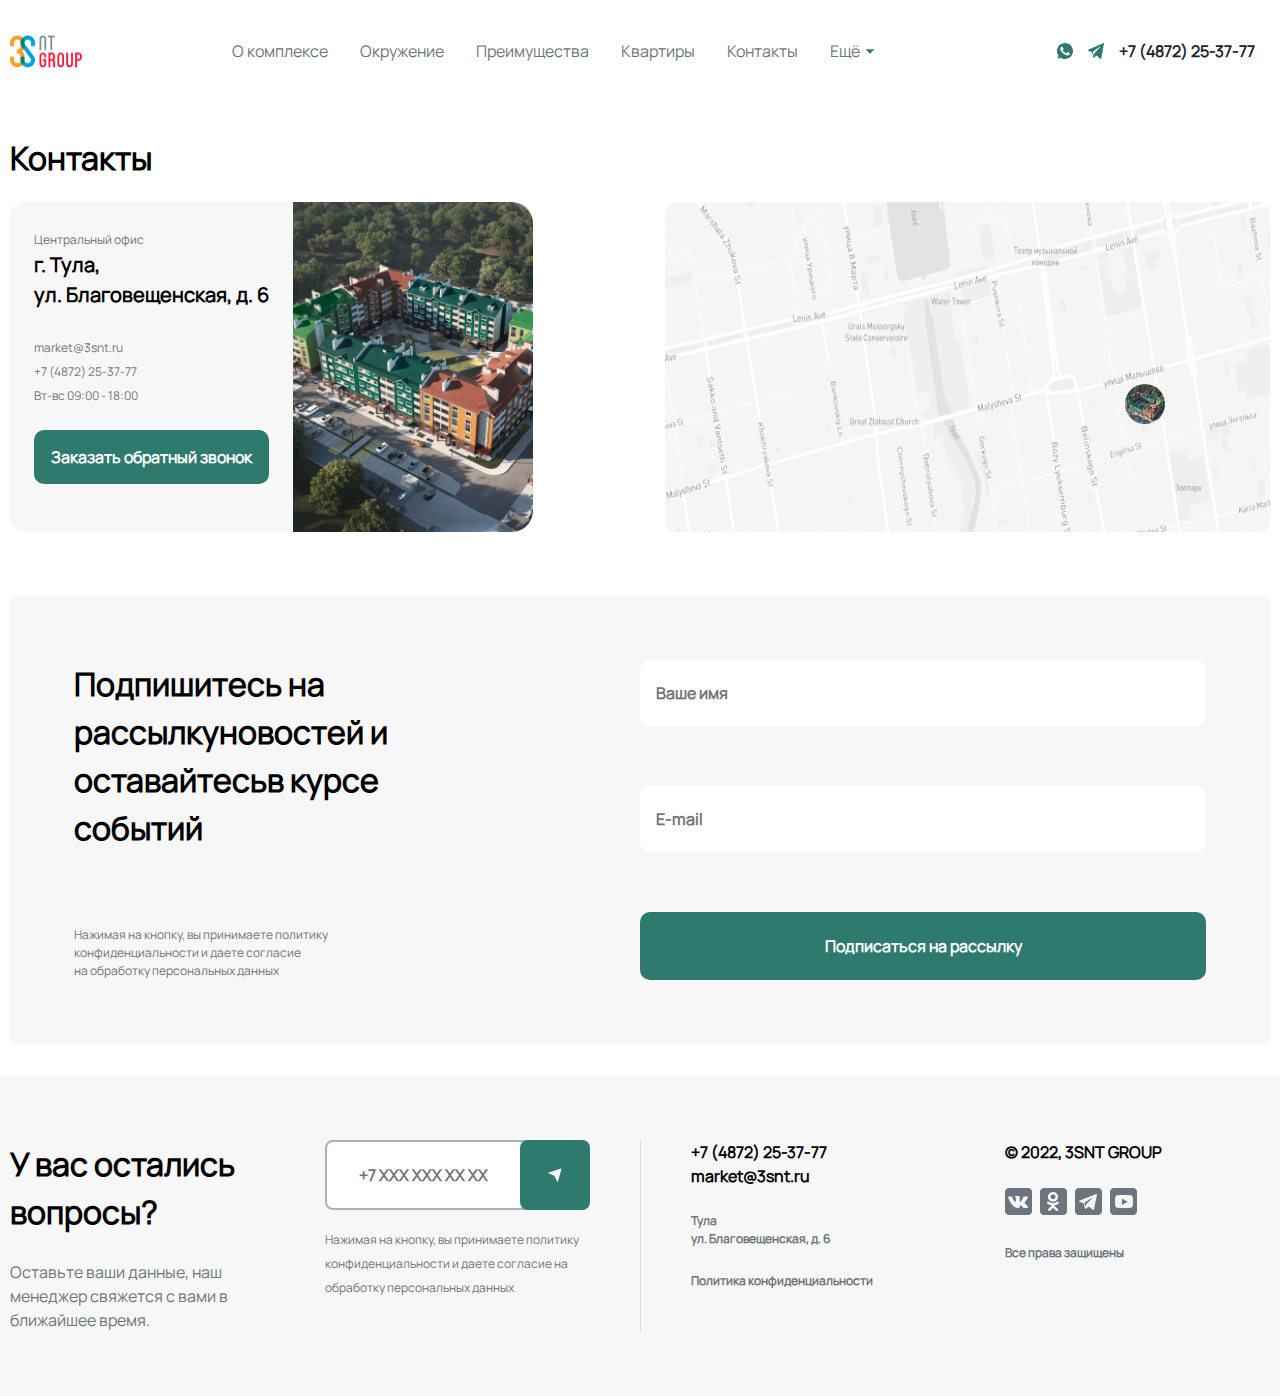
<file: templates/contacts.page.html>
<!DOCTYPE html>
<html lang="ru">
  <head>
    <meta charset="UTF-8" />
    <meta name="viewport" content="width=device-width, initial-scale=1.0" />
    <title>SNT</title>
    <!-- <link rel="stylesheet" href="./asset/main.css" /> -->
    <link rel="stylesheet" href="../asset/mainAdditional.css" />
    <link rel="stylesheet" href="../asset/style.css" />
    <link rel="stylesheet" href="../asset/fonts/fonts.css" />
    <!-- <link rel="stylesheet" href="./asset/compoents/nouislider.min.css" /> -->
    <!-- <link rel="stylesheet" href="./asset/compoents/rangesliderAlone.css" /> -->
    <link
      rel="stylesheet"
      href="https://cdn.jsdelivr.net/npm/swiper@10/swiper-bundle.min.css"
    />
  </head>

  <body>
    <div id="contact-page" class="wrapper">
      <header class="header">
        <div class="container">
          <div class="header__logo">
            <a href="../">
              <img src="../asset/img/logo.png" alt="logo" />
            </a>
          </div>
          <!-- <div class="header__nav"> -->
          <nav class="nav" data-nav>
            <ul class="nav-list">
              <li class="nav-item">
                <a href="#">О комплексе</a>
              </li>
              <li class="nav-item">
                <a href="#">Окружение</a>
              </li>
              <li class="nav-item">
                <a href="#">Преимущества</a>
              </li>
              <li class="nav-item">
                <a href="#">Квартиры</a>
              </li>
              <li class="nav-item">
                <a href="./contacts.page.html">Контакты</a>
              </li>
              <li class="nav-item nav-item--else">
                Ещё <img src="../asset/img/icons/elseHeader.svg" />
                <ul class="else-block">
                  <li class="nav-item">
                    <a href="../templates/news.page.html">Новости и акции</a>
                  </li>
                  <li class="nav-item">
                    <a href="../templates/document.page.html">Документы</a>
                  </li>
                </ul>
              </li>
            </ul>
          </nav>
          <!-- </div> -->
          <div class="header__contact">
            <div class="header__contact-item">
              <img src="../asset/img/icons/whatsupIcon.svg" alt="WU" />
            </div>
            <div class="header__contact-item">
              <img src="../asset/img/icons/telegramIcon.svg" alt="TG" />
            </div>
            <div class="header__contact-item">+7 (4872) 25-37-77</div>
            <button
              class="burger"
              data-burger
              aria-label="Открыть меню"
              aria-expanded="false"
            >
              <span class="burger__line"></span>
            </button>
          </div>
        </div>
      </header>

      <section class="contact">
        <div class="container">
          <h2>Контакты</h2>
          <div class="contact-content">
            <div class="contact-info contact-content--item">
              <div class="info-left">
                <span>Центральный офис</span>
                <h3 class="info-title">
                  г. Тула, <br />ул. Благовещенская, д. 6
                </h3>
                <br />
                <span>market@3snt.ru</span>
                <br />
                <span>+7 (4872) 25-37-77</span>
                <br />
                <span class="info-dot"></span>
                <span>Вт-вс 09:00 - 18:00</span>
                <br />
                <br />
                <div class="info-button">Заказать обратный звонок</div>
                <br />
                <div class="info-social"></div>
              </div>
              <div class="info-right">
                <img src="../asset/img/contact-info-right.png" alt="house">
              </div>
            </div>
            <div class="contact-map contact-content--item">
              <img src="../asset/img/map-contact.png" alt="map" />
              <div class="map-avatar">
                <img src="../asset/img/map-avatar.png" alt="avatar" />
              </div>
            </div>
          </div>
        </div>
      </section>
      <section class="form-section">
        <div class="container">
          <div class="form-section__content">
            <h2 class="form-title">
              Подпишитесь на рассылкуновостей и оставайтесьв курсе событий
            </h2>
            <div class="form-subtitle">
              Нажимая на кнопку, вы принимаете политику конфиденциальности и
              даете согласие на обработку персональных данных
            </div>
            <form class="form" action="">
              <input
                class="form-name form-input"
                placeholder="Ваше имя"
                type="text"
              />
              <input
                class="form-email form-input"
                placeholder="E-mail"
                type="text"
              />
              <button type="submit" class="form-send">
                Подписаться на рассылку
              </button>
            </form>
          </div>
        </div>
      </section>
      <footer class="footer">
        <div class="container">
          <div class="footer-info">
            <h2>У вас остались вопросы?</h2>
            <span>
              Оставьте ваши данные, наш менеджер свяжется с вами в ближайшее
              время.
            </span>
          </div>
          <div class="footer-feedback">
            <form action="">
              <input placeholder="+7 ХХХ ХХХ ХХ ХХ" type="text" />
              <button type="submit">
                <img src="../asset/img/icons/sendPlaneIcon.svg" alt="" />
              </button>
            </form>
            <span class="feedback-text">
              Нажимая на кнопку, вы принимаете политику конфиденциальности и
              даете согласие на обработку персональных данных
            </span>
          </div>
          <div class="footer-line"></div>
          <div class="footer-contact">
            <div class="contact-number">
              +7 (4872) 25-37-77 <br />
              market@3snt.ru
            </div>
            <br />
            <div class="contact-address">
              Тула <br />
              ул. Благовещенская, д. 6
            </div>
            <br />
            <div class="contact-politic">Политика конфиденциальности</div>
          </div>
          <div class="footer-social">
            <div class="social-title">© 2022, 3SNT GROUP</div>
            <br />
            <div class="social-networks">
              <img src="../asset/img/footer_vk.png" alt="vk" />
              <img
                src="../asset/img/footer_odnoclassniki.png"
                alt="odnoclassniki"
              />
              <img src="../asset/img/footer_telegram.png" alt="telegram" />
              <img src="../asset/img/footer_youtube.png" alt="youtube" />
            </div>
            <br />
            <span>Все права защищены</span>
          </div>
        </div>
      </footer>
    </div>
    <!-- <script src="https://ajax.googleapis.com/ajax/libs/jquery/2.2.0/jquery.min.js"></script> -->
    <!-- <script src="https://cdn.jsdelivr.net/npm/swiper@10/swiper-bundle.min.js"></script> -->
    <!-- <script src="https://api-maps.yandex.ru/2.1/?apikey=ваш API-ключ&lang=ru_RU"></script> -->
    <!-- <script src="./asset/compoents/nouislider.min.js"></script> -->
    <!-- <script src="./asset/compoents/rangesliderAlone.js"></script> -->
    <script src="../asset/appAdditional.js"></script>
  </body>
</html>
</file>
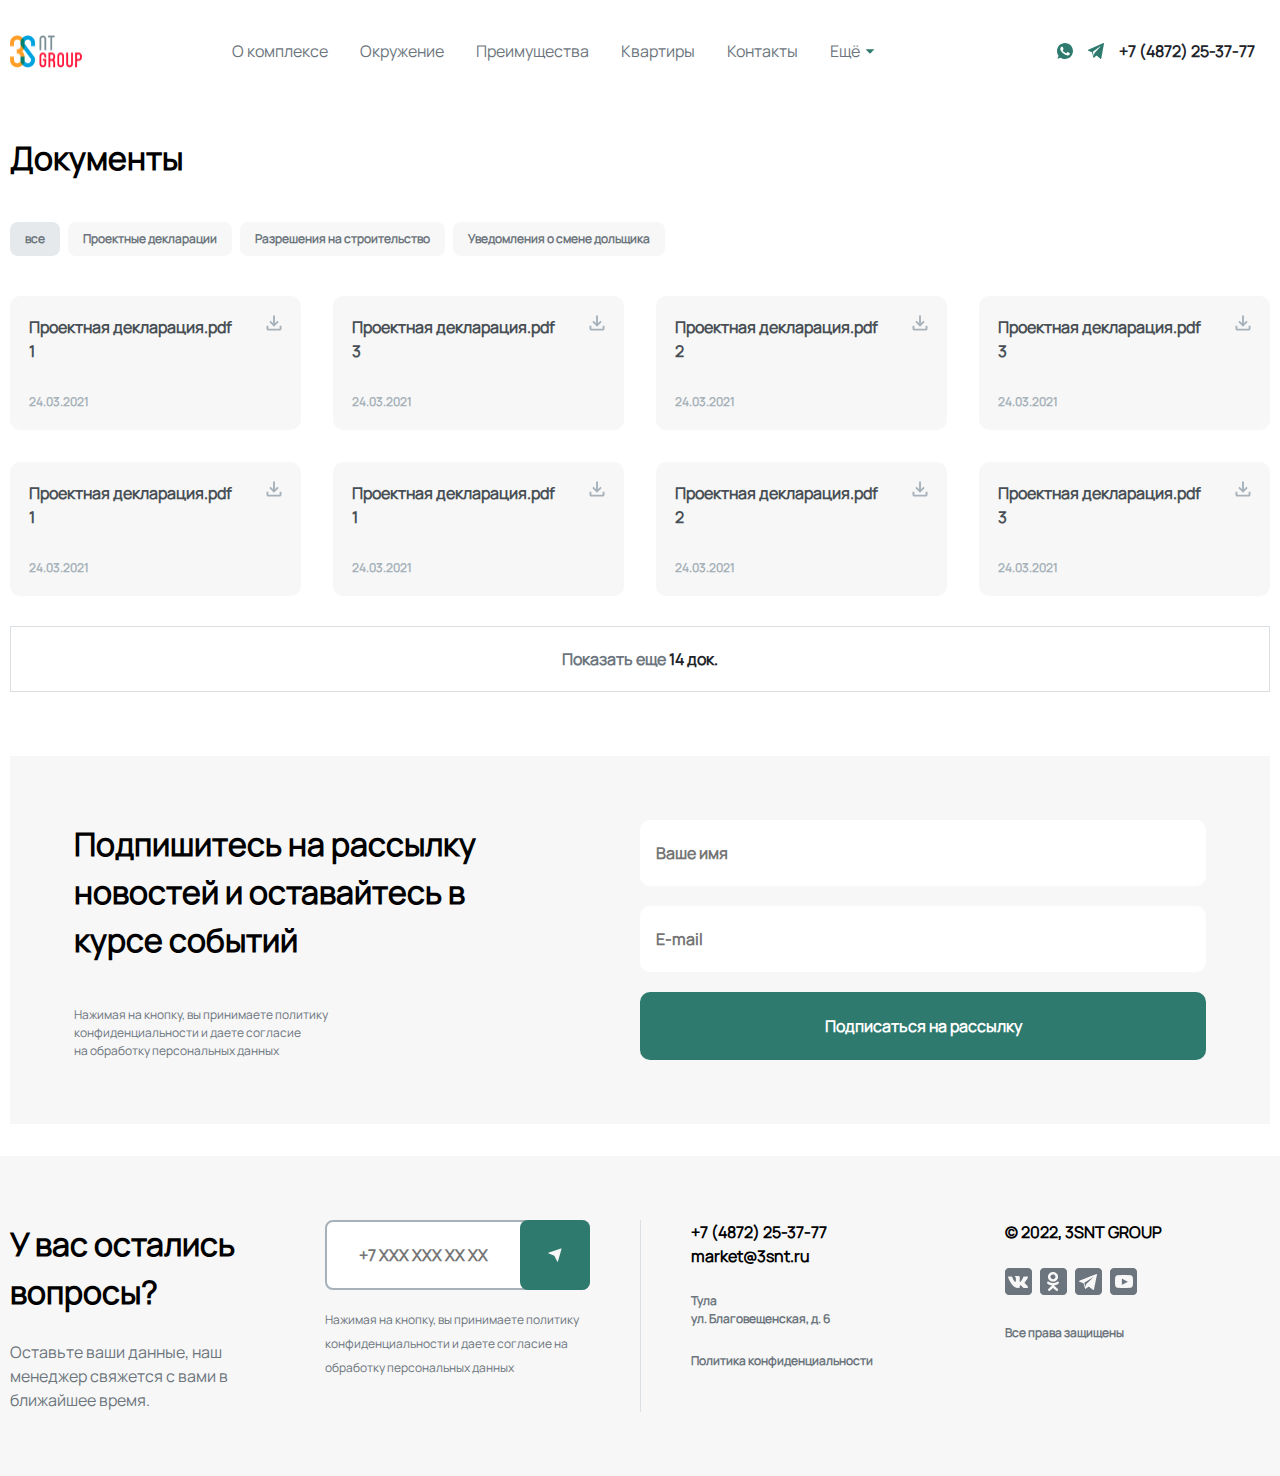
<file: templates/document.page.html>
<!DOCTYPE html>
<html lang="ru">
  <head>
    <meta charset="UTF-8" />
    <meta name="viewport" content="width=device-width, initial-scale=1.0" />
    <title>SNT</title>
    <!-- <link rel="stylesheet" href="./asset/main.css" /> -->
    <link rel="stylesheet" href="../asset/mainAdditional.css" />
    <link rel="stylesheet" href="../asset/style.css" />
    <link rel="stylesheet" href="../asset/fonts/fonts.css" />
    <!-- <link rel="stylesheet" href="./asset/compoents/nouislider.min.css" /> -->
    <!-- <link rel="stylesheet" href="./asset/compoents/rangesliderAlone.css" /> -->
    <link
      rel="stylesheet"
      href="https://cdn.jsdelivr.net/npm/swiper@10/swiper-bundle.min.css"
    />
  </head>

  <body>
    <div id="news-page" class="wrapper">
      <header class="header">
        <div class="container">
          <div class="header__logo">
            <a href="../">
              <img src="../asset/img/logo.png" alt="logo" />
            </a>
          </div>
          <!-- <div class="header__nav"> -->
          <nav class="nav" data-nav>
            <ul class="nav-list">
              <li class="nav-item">
                <a href="#">О комплексе</a>
              </li>
              <li class="nav-item">
                <a href="#">Окружение</a>
              </li>
              <li class="nav-item">
                <a href="#">Преимущества</a>
              </li>
              <li class="nav-item">
                <a href="#">Квартиры</a>
              </li>
              <li class="nav-item">
                <a href="./contacts.page.html">Контакты</a>
              </li>
              <li class="nav-item nav-item--else">
                Ещё <img src="../asset/img/icons/elseHeader.svg" />
                <ul class="else-block">
                  <li class="nav-item">
                    <a href="../templates/news.page.html">Новости и акции</a>
                  </li>
                  <li class="nav-item">
                    <a href="../templates/document.page.html">Документы</a>
                  </li>
                </ul>
              </li>
            </ul>
          </nav>
          <!-- </div> -->
          <div class="header__contact">
            <div class="header__contact-item">
              <img src="../asset/img/icons/whatsupIcon.svg" alt="WU" />
            </div>
            <div class="header__contact-item">
              <img src="../asset/img/icons/telegramIcon.svg" alt="TG" />
            </div>
            <div class="header__contact-item">+7 (4872) 25-37-77</div>
            <button
              class="burger"
              data-burger
              aria-label="Открыть меню"
              aria-expanded="false"
            >
              <span class="burger__line"></span>
            </button>
          </div>
        </div>
      </header>

      <section class="document">
        <div class="container">
          <h2>Документы</h2>

          <div id="horizontal-scroller4" class="document-switch switch ">
            <div key-switch="all" class="switch-item">все</div>
            <div key-switch="1" class="switch-item">Проектные декларации</div>
            <div key-switch="2" class="switch-item">
              Разрешения на строительство
            </div>
            <div key-switch="3" class="switch-item">
              Уведомления о смене дольщика
            </div>
          </div>
          <div class="document-content">
            <div data-switch="1" class="document__card">
              <div class="document__card-title">Проектная декларация.pdf 1</div>
              <div class="document__card-download">
                <img src="../asset/img/icons/download.svg" alt="download" />
              </div>
              <div class="document__card-date">24.03.2021</div>
            </div>
            <div data-switch="3" class="document__card">
              <div class="document__card-title">Проектная декларация.pdf 3</div>
              <div class="document__card-download">
                <img src="../asset/img/icons/download.svg" alt="download" />
              </div>
              <div class="document__card-date">24.03.2021</div>
            </div>
            <div data-switch="2" class="document__card">
              <div class="document__card-title">Проектная декларация.pdf 2</div>
              <div class="document__card-download">
                <img src="../asset/img/icons/download.svg" alt="download" />
              </div>
              <div class="document__card-date">24.03.2021</div>
            </div>
            <div data-switch="3" class="document__card">
              <div class="document__card-title">Проектная декларация.pdf 3</div>
              <div class="document__card-download">
                <img src="../asset/img/icons/download.svg" alt="download" />
              </div>
              <div class="document__card-date">24.03.2021</div>
            </div>
            <div data-switch="1" class="document__card">
              <div class="document__card-title">Проектная декларация.pdf 1</div>
              <div class="document__card-download">
                <img src="../asset/img/icons/download.svg" alt="download" />
              </div>
              <div class="document__card-date">24.03.2021</div>
            </div>
            <div data-switch="1" class="document__card">
              <div class="document__card-title">Проектная декларация.pdf 1</div>
              <div class="document__card-download">
                <img src="../asset/img/icons/download.svg" alt="download" />
              </div>
              <div class="document__card-date">24.03.2021</div>
            </div>
            <div data-switch="2" class="document__card">
              <div class="document__card-title">Проектная декларация.pdf 2</div>
              <div class="document__card-download">
                <img src="../asset/img/icons/download.svg" alt="download" />
              </div>
              <div class="document__card-date">24.03.2021</div>
            </div>
            <div data-switch="3" class="document__card">
              <div class="document__card-title">Проектная декларация.pdf 3</div>
              <div class="document__card-download">
                <img src="../asset/img/icons/download.svg" alt="download" />
              </div>
              <div class="document__card-date">24.03.2021</div>
            </div>
            <div data-switch="1" class="document__card">
              <div class="document__card-title">Проектная декларация.pdf 1</div>
              <div class="document__card-download">
                <img src="../asset/img/icons/download.svg" alt="download" />
              </div>
              <div class="document__card-date">24.03.2021</div>
            </div>
            <div data-switch="1" class="document__card">
              <div class="document__card-title">Проектная декларация.pdf 1</div>
              <div class="document__card-download">
                <img src="../asset/img/icons/download.svg" alt="download" />
              </div>
              <div class="document__card-date">24.03.2021</div>
            </div>
            <div data-switch="2" class="document__card">
              <div class="document__card-title">Проектная декларация.pdf 2</div>
              <div class="document__card-download">
                <img src="../asset/img/icons/download.svg" alt="download" />
              </div>
              <div class="document__card-date">24.03.2021</div>
            </div>
            <div data-switch="2" class="document__card">
              <div class="document__card-title">Проектная декларация.pdf 2</div>
              <div class="document__card-download">
                <img src="../asset/img/icons/download.svg" alt="download" />
              </div>
              <div class="document__card-date">24.03.2021</div>
            </div>
            <div data-switch="2" class="document__card">
              <div class="document__card-title">Проектная декларация.pdf 2</div>
              <div class="document__card-download">
                <img src="../asset/img/icons/download.svg" alt="download" />
              </div>
              <div class="document__card-date">24.03.2021</div>
            </div>
            <div data-switch="2" class="document__card">
              <div class="document__card-title">Проектная декларация.pdf 2</div>
              <div class="document__card-download">
                <img src="../asset/img/icons/download.svg" alt="download" />
              </div>
              <div class="document__card-date">24.03.2021</div>
            </div>
            <div data-switch="2" class="document__card">
              <div class="document__card-title">Проектная декларация.pdf 2</div>
              <div class="document__card-download">
                <img src="../asset/img/icons/download.svg" alt="download" />
              </div>
              <div class="document__card-date">24.03.2021</div>
            </div>
            <div data-switch="2" class="document__card">
              <div class="document__card-title">Проектная декларация.pdf 2</div>
              <div class="document__card-download">
                <img src="../asset/img/icons/download.svg" alt="download" />
              </div>
              <div class="document__card-date">24.03.2021</div>
            </div>
            <div data-switch="2" class="document__card">
              <div class="document__card-title">Проектная декларация.pdf 2</div>
              <div class="document__card-download">
                <img src="../asset/img/icons/download.svg" alt="download" />
              </div>
              <div class="document__card-date">24.03.2021</div>
            </div>
            <div data-switch="2" class="document__card">
              <div class="document__card-title">Проектная декларация.pdf 2</div>
              <div class="document__card-download">
                <img src="../asset/img/icons/download.svg" alt="download" />
              </div>
              <div class="document__card-date">24.03.2021</div>
            </div>
            <div data-switch="2" class="document__card">
              <div class="document__card-title">Проектная декларация.pdf 2</div>
              <div class="document__card-download">
                <img src="../asset/img/icons/download.svg" alt="download" />
              </div>
              <div class="document__card-date">24.03.2021</div>
            </div>
            <div data-switch="2" class="document__card">
              <div class="document__card-title">Проектная декларация.pdf 2</div>
              <div class="document__card-download">
                <img src="../asset/img/icons/download.svg" alt="download" />
              </div>
              <div class="document__card-date">24.03.2021</div>
            </div>
            <div data-switch="2" class="document__card">
              <div class="document__card-title">Проектная декларация.pdf 2</div>
              <div class="document__card-download">
                <img src="../asset/img/icons/download.svg" alt="download" />
              </div>
              <div class="document__card-date">24.03.2021</div>
            </div>
            <div data-switch="1" class="document__card">
              <div class="document__card-title">Проектная декларация.pdf 1</div>
              <div class="document__card-download">
                <img src="../asset/img/icons/download.svg" alt="download" />
              </div>
              <div class="document__card-date">24.03.2021</div>
            </div>
          </div>
          <div contentActive="false" class="document-button">
            Показать еще <span>6 документов</span>
          </div>
        </div>
      </section>
      <section class="form-section">
        <div class="container">
          <div class="form-section__content">
            <h2 class="form-title">
              Подпишитесь на рассылку новостей и оставайтесь в курсе событий
            </h2>
            <div class="form-subtitle">
              Нажимая на кнопку, вы принимаете политику конфиденциальности и
              даете согласие на обработку персональных данных
            </div>
            <form class="form" action="">
              <input
                class="form-name form-input"
                placeholder="Ваше имя"
                type="text"
              />
              <input
                class="form-email form-input"
                placeholder="E-mail"
                type="text"
              />
              <button type="submit" class="form-send">
                Подписаться на рассылку
              </button>
            </form>
          </div>
        </div>
      </section>
      <footer class="footer">
        <div class="container">
          <div class="footer-info">
            <h2>У вас остались вопросы?</h2>
            <span>
              Оставьте ваши данные, наш менеджер свяжется с вами в ближайшее
              время.
            </span>
          </div>
          <div class="footer-feedback">
            <form action="">
              <input placeholder="+7 ХХХ ХХХ ХХ ХХ" type="text" />
              <button type="submit">
                <img src="../asset/img/icons/sendPlaneIcon.svg" alt="" />
              </button>
            </form>
            <span class="feedback-text">
              Нажимая на кнопку, вы принимаете политику конфиденциальности и
              даете согласие на обработку персональных данных
            </span>
          </div>
          <div class="footer-line"></div>
          <div class="footer-contact">
            <div class="contact-number">
              +7 (4872) 25-37-77 <br />
              market@3snt.ru
            </div>
            <br />
            <div class="contact-address">
              Тула <br />
              ул. Благовещенская, д. 6
            </div>
            <br />
            <div class="contact-politic">Политика конфиденциальности</div>
          </div>
          <div class="footer-social">
            <div class="social-title">© 2022, 3SNT GROUP</div>
            <br />
            <div class="social-networks">
              <img src="../asset/img/footer_vk.png" alt="vk" />
              <img
                src="../asset/img/footer_odnoclassniki.png"
                alt="odnoclassniki"
              />
              <img src="../asset/img/footer_telegram.png" alt="telegram" />
              <img src="../asset/img/footer_youtube.png" alt="youtube" />
            </div>
            <br />
            <span>Все права защищены</span>
          </div>
        </div>
      </footer>
    </div>
    <script src="https://ajax.googleapis.com/ajax/libs/jquery/2.2.0/jquery.min.js"></script>
    <!-- <script src="https://cdn.jsdelivr.net/npm/swiper@10/swiper-bundle.min.js"></script> -->
    <!-- <script src="https://api-maps.yandex.ru/2.1/?apikey=ваш API-ключ&lang=ru_RU"></script> -->
    <!-- <script src="./asset/compoents/nouislider.min.js"></script> -->
    <!-- <script src="./asset/compoents/rangesliderAlone.js"></script> -->
    <script src="../asset/appAdditional.js"></script>
  </body>
</html>
</file>
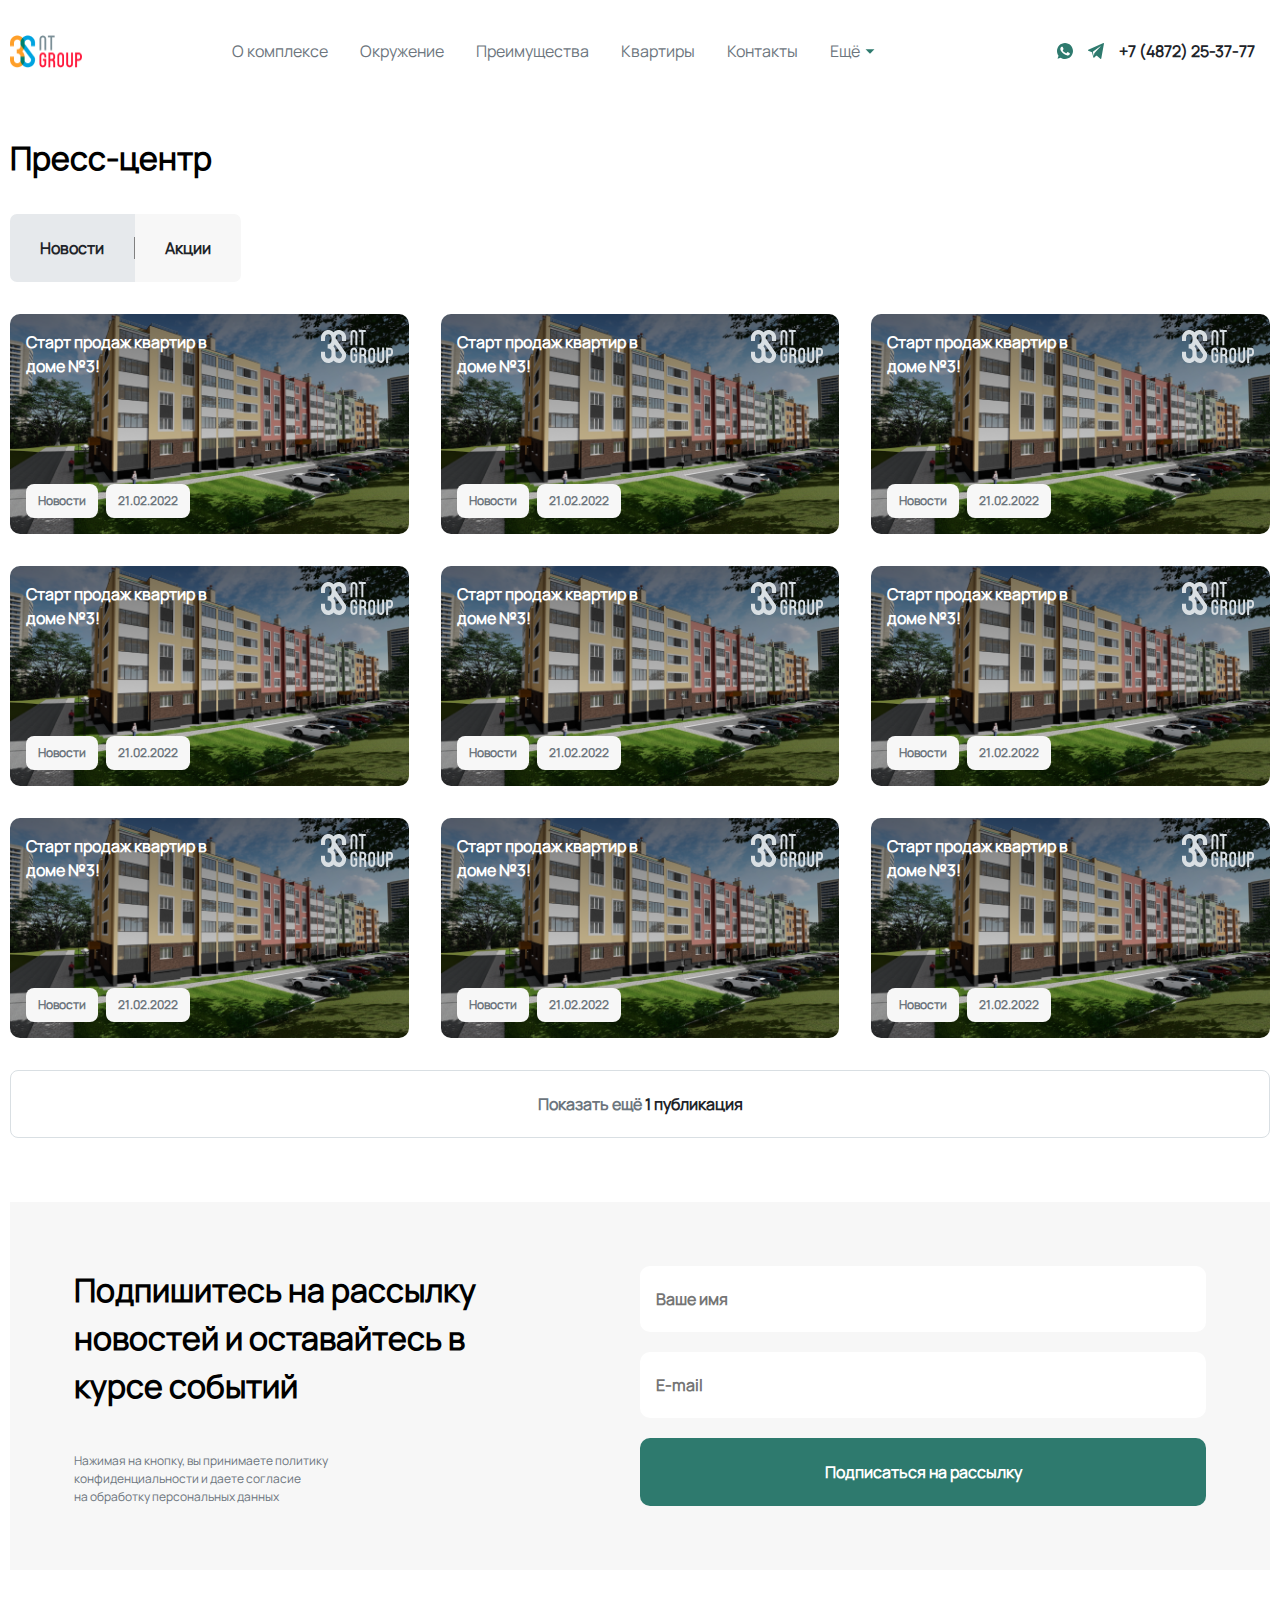
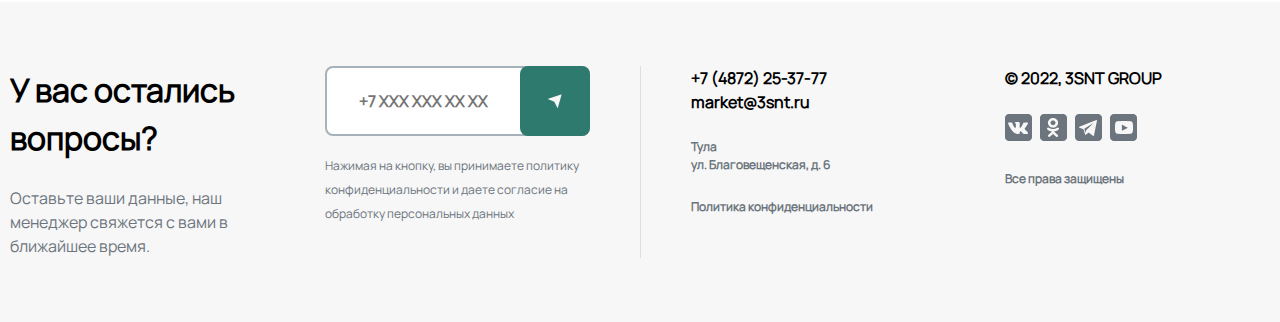
<file: templates/news.page.html>
<!DOCTYPE html>
<html lang="ru">
  <head>
    <meta charset="UTF-8" />
    <meta name="viewport" content="width=device-width, initial-scale=1.0" />
    <title>SNT</title>
    <!-- <link rel="stylesheet" href="./asset/main.css" /> -->
    <link rel="stylesheet" href="../asset/mainAdditional.css" />
    <link rel="stylesheet" href="../asset/style.css" />
    <link rel="stylesheet" href="../asset/fonts/fonts.css" />
    <!-- <link rel="stylesheet" href="./asset/compoents/nouislider.min.css" /> -->
    <!-- <link rel="stylesheet" href="./asset/compoents/rangesliderAlone.css" /> -->
    <link
      rel="stylesheet"
      href="https://cdn.jsdelivr.net/npm/swiper@10/swiper-bundle.min.css"
    />
  </head>

  <body>
    <div id="news-page" class="wrapper">
      <header class="header">
        <div class="container">
          <div class="header__logo">
            <a href="../">
              <img src="../asset/img/logo.png" alt="logo" />
            </a>
          </div>
          <!-- <div class="header__nav"> -->
          <nav class="nav" data-nav>
            <ul class="nav-list">
              <li class="nav-item">
                <a href="#">О комплексе</a>
              </li>
              <li class="nav-item">
                <a href="#">Окружение</a>
              </li>
              <li class="nav-item">
                <a href="#">Преимущества</a>
              </li>
              <li class="nav-item">
                <a href="#">Квартиры</a>
              </li>
              <li class="nav-item">
                <a href="./contacts.page.html">Контакты</a>
              </li>
              <li class="nav-item nav-item--else">
                Ещё <img src="../asset/img/icons/elseHeader.svg" />
                <ul class="else-block">
                  <li class="nav-item">
                    <a href="../templates/news.page.html">Новости и акции</a>
                  </li>
                  <li class="nav-item">
                    <a href="../templates/document.page.html">Документы</a>
                  </li>
                </ul>
              </li>
            </ul>
          </nav>
          <!-- </div> -->
          <div class="header__contact">
            <div class="header__contact-item">
              <img src="../asset/img/icons/whatsupIcon.svg" alt="WU" />
            </div>
            <div class="header__contact-item">
              <img src="../asset/img/icons/telegramIcon.svg" alt="TG" />
            </div>
            <div class="header__contact-item">+7 (4872) 25-37-77</div>
            <button
              class="burger"
              data-burger
              aria-label="Открыть меню"
              aria-expanded="false"
            >
              <span class="burger__line"></span>
            </button>
          </div>
        </div>
      </header>

      <section class="news">
        <div class="container">
          <h2>Пресс-центр</h2>
          <div class="news-switch switch">
            <div key-switch="1" class="news__switch-item switch-item active">
              <span>Новости</span>
            </div>
            <div key-switch="2" class="news__switch-item switch-item">
              <span>Акции</span>
            </div>
          </div>
          <div data-switch="1" class="news-content--block">
            <div class="news-content">
              <div class="news__card active">
                <img
                  class="news__card-img"
                  src="../asset/img/news-page card.png"
                  alt="card"
                />
                <div class="news__card-title">
                  Старт продаж квартир в доме №3!
                </div>
                <div class="news__card-logo">
                  <img src="../asset/img/icons/logo grey.svg" alt="" />
                </div>
                <div class="news__card-button">
                  <a href="./newsSingle.page.html"
                    ><div class="card-button__item">Новости</div></a
                  >
                  <a href="./newsSingle.page.html"
                    ><div class="card-button__item">21.02.2022</div></a
                  >
                </div>
              </div>
              <div class="news__card active">
                <img
                  class="news__card-img"
                  src="../asset/img/news-page card.png"
                  alt="card"
                />
                <div class="news__card-title">
                  Старт продаж квартир в доме №3!
                </div>
                <div class="news__card-logo">
                  <img src="../asset/img/icons/logo grey.svg" alt="" />
                </div>
                <div class="news__card-button">
                  <a href="./newsSingle.page.html"
                    ><div class="card-button__item">Новости</div></a
                  >
                  <a href="./newsSingle.page.html"
                    ><div class="card-button__item">21.02.2022</div></a
                  >
                </div>
              </div>
              <div class="news__card active">
                <img
                  class="news__card-img"
                  src="../asset/img/news-page card.png"
                  alt="card"
                />
                <div class="news__card-title">
                  Старт продаж квартир в доме №3!
                </div>
                <div class="news__card-logo">
                  <img src="../asset/img/icons/logo grey.svg" alt="" />
                </div>
                <div class="news__card-button">
                  <a href="./newsSingle.page.html"
                    ><div class="card-button__item">Новости</div></a
                  >
                  <a href="./newsSingle.page.html"
                    ><div class="card-button__item">21.02.2022</div></a
                  >
                </div>
              </div>
              <div class="news__card active">
                <img
                  class="news__card-img"
                  src="../asset/img/news-page card.png"
                  alt="card"
                />
                <div class="news__card-title">
                  Старт продаж квартир в доме №3!
                </div>
                <div class="news__card-logo">
                  <img src="../asset/img/icons/logo grey.svg" alt="" />
                </div>
                <div class="news__card-button">
                  <a href="./newsSingle.page.html"
                    ><div class="card-button__item">Новости</div></a
                  >
                  <a href="./newsSingle.page.html"
                    ><div class="card-button__item">21.02.2022</div></a
                  >
                </div>
              </div>
              <div class="news__card active">
                <img
                  class="news__card-img"
                  src="../asset/img/news-page card.png"
                  alt="card"
                />
                <div class="news__card-title">
                  Старт продаж квартир в доме №3!
                </div>
                <div class="news__card-logo">
                  <img src="../asset/img/icons/logo grey.svg" alt="" />
                </div>
                <div class="news__card-button">
                  <a href="./newsSingle.page.html"
                    ><div class="card-button__item">Новости</div></a
                  >
                  <a href="./newsSingle.page.html"
                    ><div class="card-button__item">21.02.2022</div></a
                  >
                </div>
              </div>
              <div class="news__card active">
                <img
                  class="news__card-img"
                  src="../asset/img/news-page card.png"
                  alt="card"
                />
                <div class="news__card-title">
                  Старт продаж квартир в доме №3!
                </div>
                <div class="news__card-logo">
                  <img src="../asset/img/icons/logo grey.svg" alt="" />
                </div>
                <div class="news__card-button">
                  <a href="./newsSingle.page.html"
                    ><div class="card-button__item">Новости</div></a
                  >
                  <a href="./newsSingle.page.html"
                    ><div class="card-button__item">21.02.2022</div></a
                  >
                </div>
              </div>
              <div class="news__card active">
                <img
                  class="news__card-img"
                  src="../asset/img/news-page card.png"
                  alt="card"
                />
                <div class="news__card-title">
                  Старт продаж квартир в доме №3!
                </div>
                <div class="news__card-logo">
                  <img src="../asset/img/icons/logo grey.svg" alt="" />
                </div>
                <div class="news__card-button">
                  <a href="./newsSingle.page.html"
                    ><div class="card-button__item">Новости</div></a
                  >
                  <a href="./newsSingle.page.html"
                    ><div class="card-button__item">21.02.2022</div></a
                  >
                </div>
              </div>
              <div class="news__card active">
                <img
                  class="news__card-img"
                  src="../asset/img/news-page card.png"
                  alt="card"
                />
                <div class="news__card-title">
                  Старт продаж квартир в доме №3!
                </div>
                <div class="news__card-logo">
                  <img src="../asset/img/icons/logo grey.svg" alt="" />
                </div>
                <div class="news__card-button">
                  <a href="./newsSingle.page.html"
                    ><div class="card-button__item">Новости</div></a
                  >
                  <a href="./newsSingle.page.html"
                    ><div class="card-button__item">21.02.2022</div></a
                  >
                </div>
              </div>
              <div class="news__card active">
                <img
                  class="news__card-img"
                  src="../asset/img/news-page card.png"
                  alt="card"
                />
                <div class="news__card-title">
                  Старт продаж квартир в доме №3!
                </div>
                <div class="news__card-logo">
                  <img src="../asset/img/icons/logo grey.svg" alt="" />
                </div>
                <div class="news__card-button">
                  <a href="./newsSingle.page.html"
                    ><div class="card-button__item">Новости</div></a
                  >
                  <a href="./newsSingle.page.html"
                    ><div class="card-button__item">21.02.2022</div></a
                  >
                </div>
              </div>
              <div class="news__card active">
                <img
                  class="news__card-img"
                  src="../asset/img/news-page card.png"
                  alt="card"
                />
                <div class="news__card-title">
                  Старт продаж квартир в доме №3!
                </div>
                <div class="news__card-logo">
                  <img src="../asset/img/icons/logo grey.svg" alt="" />
                </div>
                <div class="news__card-button">
                  <a href="./newsSingle.page.html"
                    ><div class="card-button__item">Новости</div></a
                  >
                  <a href="./newsSingle.page.html"
                    ><div class="card-button__item">21.02.2022</div></a
                  >
                </div>
              </div>
            </div>

            <div contentActive="false" class="news-open">
              Показать еще
              <span>6 публикаций</span>
            </div>
          </div>
          <div data-switch="2" class="news-content--block">
            <div class="news-content">
              <div class="news__card active">
                <img
                  class="news__card-img"
                  src="../asset/img/news-page card.png"
                  alt="card"
                />
                <div class="news__card-title">
                  Старт продаж квартир в доме №3!
                </div>
                <div class="news__card-logo">
                  <img src="../asset/img/icons/logo grey.svg" alt="" />
                </div>
                <div class="news__card-button">
                  <a href="./newsSingle.page.html"
                    ><div class="card-button__item">Акции</div></a
                  >
                  <a href="./newsSingle.page.html"
                    ><div class="card-button__item">21.02.2022</div></a
                  >
                </div>
              </div>
              <div class="news__card active">
                <img
                  class="news__card-img"
                  src="../asset/img/news-page card.png"
                  alt="card"
                />
                <div class="news__card-title">
                  Старт продаж квартир в доме №3!
                </div>
                <div class="news__card-logo">
                  <img src="../asset/img/icons/logo grey.svg" alt="" />
                </div>
                <div class="news__card-button">
                  <a href="./newsSingle.page.html"
                    ><div class="card-button__item">Новости</div></a
                  >
                  <a href="./newsSingle.page.html"
                    ><div class="card-button__item">21.02.2022</div></a
                  >
                </div>
              </div>
              <div class="news__card active">
                <img
                  class="news__card-img"
                  src="../asset/img/news-page card.png"
                  alt="card"
                />
                <div class="news__card-title">
                  Старт продаж квартир в доме №3!
                </div>
                <div class="news__card-logo">
                  <img src="../asset/img/icons/logo grey.svg" alt="" />
                </div>
                <div class="news__card-button">
                  <a href="./newsSingle.page.html"
                    ><div class="card-button__item">Новости</div></a
                  >
                  <a href="./newsSingle.page.html"
                    ><div class="card-button__item">21.02.2022</div></a
                  >
                </div>
              </div>
              <div class="news__card active">
                <img
                  class="news__card-img"
                  src="../asset/img/news-page card.png"
                  alt="card"
                />
                <div class="news__card-title">
                  Старт продаж квартир в доме №3!
                </div>
                <div class="news__card-logo">
                  <img src="../asset/img/icons/logo grey.svg" alt="" />
                </div>
                <div class="news__card-button">
                  <a href="./newsSingle.page.html"
                    ><div class="card-button__item">Новости</div></a
                  >
                  <a href="./newsSingle.page.html"
                    ><div class="card-button__item">21.02.2022</div></a
                  >
                </div>
              </div>
              <div class="news__card active">
                <img
                  class="news__card-img"
                  src="../asset/img/news-page card.png"
                  alt="card"
                />
                <div class="news__card-title">
                  Старт продаж квартир в доме №3!
                </div>
                <div class="news__card-logo">
                  <img src="../asset/img/icons/logo grey.svg" alt="" />
                </div>
                <div class="news__card-button">
                  <a href="./newsSingle.page.html"
                    ><div class="card-button__item">Новости</div></a
                  >
                  <a href="./newsSingle.page.html"
                    ><div class="card-button__item">21.02.2022</div></a
                  >
                </div>
              </div>
              <div class="news__card active">
                <img
                  class="news__card-img"
                  src="../asset/img/news-page card.png"
                  alt="card"
                />
                <div class="news__card-title">
                  Старт продаж квартир в доме №3!
                </div>
                <div class="news__card-logo">
                  <img src="../asset/img/icons/logo grey.svg" alt="" />
                </div>
                <div class="news__card-button">
                  <a href="./newsSingle.page.html"
                    ><div class="card-button__item">Новости</div></a
                  >
                  <a href="./newsSingle.page.html"
                    ><div class="card-button__item">21.02.2022</div></a
                  >
                </div>
              </div>
              <div class="news__card active">
                <img
                  class="news__card-img"
                  src="../asset/img/news-page card.png"
                  alt="card"
                />
                <div class="news__card-title">
                  Старт продаж квартир в доме №3!
                </div>
                <div class="news__card-logo">
                  <img src="../asset/img/icons/logo grey.svg" alt="" />
                </div>
                <div class="news__card-button">
                  <a href="./newsSingle.page.html"
                    ><div class="card-button__item">Новости</div></a
                  >
                  <a href="./newsSingle.page.html"
                    ><div class="card-button__item">21.02.2022</div></a
                  >
                </div>
              </div>
              <div class="news__card active">
                <img
                  class="news__card-img"
                  src="../asset/img/news-page card.png"
                  alt="card"
                />
                <div class="news__card-title">
                  Старт продаж квартир в доме №3!
                </div>
                <div class="news__card-logo">
                  <img src="../asset/img/icons/logo grey.svg" alt="" />
                </div>
                <div class="news__card-button">
                  <a href="./newsSingle.page.html"
                    ><div class="card-button__item">Новости</div></a
                  >
                  <a href="./newsSingle.page.html"
                    ><div class="card-button__item">21.02.2022</div></a
                  >
                </div>
              </div>
              <div class="news__card active">
                <img
                  class="news__card-img"
                  src="../asset/img/news-page card.png"
                  alt="card"
                />
                <div class="news__card-title">
                  Старт продаж квартир в доме №3!
                </div>
                <div class="news__card-logo">
                  <img src="../asset/img/icons/logo grey.svg" alt="" />
                </div>
                <div class="news__card-button">
                  <a href="./newsSingle.page.html"
                    ><div class="card-button__item">Новости</div></a
                  >
                  <a href="./newsSingle.page.html"
                    ><div class="card-button__item">21.02.2022</div></a
                  >
                </div>
              </div>
              <div class="news__card active">
                <img
                  class="news__card-img"
                  src="../asset/img/news-page card.png"
                  alt="card"
                />
                <div class="news__card-title">
                  Старт продаж квартир в доме №3!
                </div>
                <div class="news__card-logo">
                  <img src="../asset/img/icons/logo grey.svg" alt="" />
                </div>
                <div class="news__card-button">
                  <a href="./newsSingle.page.html"
                    ><div class="card-button__item">Новости</div></a
                  >
                  <a href="./newsSingle.page.html"
                    ><div class="card-button__item">21.02.2022</div></a
                  >
                </div>
              </div>
              <div class="news__card active">
                <img
                  class="news__card-img"
                  src="../asset/img/news-page card.png"
                  alt="card"
                />
                <div class="news__card-title">
                  Старт продаж квартир в доме №3!
                </div>
                <div class="news__card-logo">
                  <img src="../asset/img/icons/logo grey.svg" alt="" />
                </div>
                <div class="news__card-button">
                  <a href="./newsSingle.page.html"
                    ><div class="card-button__item">Новости</div></a
                  >
                  <a href="./newsSingle.page.html"
                    ><div class="card-button__item">21.02.2022</div></a
                  >
                </div>
              </div>
            </div>

            <div contentActive="false" class="news-open">
              Показать еще
              <span>6 публикаций</span>
            </div>
          </div>
        </div>
      </section>
      <section class="form-section">
        <div class="container">
          <div class="form-section__content">
            <h2 class="form-title">
              Подпишитесь на рассылку новостей и оставайтесь в курсе событий
            </h2>
            <div class="form-subtitle">
              Нажимая на кнопку, вы принимаете политику конфиденциальности и
              даете согласие на обработку персональных данных
            </div>
            <form class="form" action="">
              <input
                class="form-name form-input"
                placeholder="Ваше имя"
                type="text"
              />
              <input
                class="form-email form-input"
                placeholder="E-mail"
                type="text"
              />
              <button type="submit" class="form-send">
                Подписаться на рассылку
              </button>
            </form>
          </div>
        </div>
      </section>
      <footer class="footer">
        <div class="container">
          <div class="footer-info">
            <h2>У вас остались вопросы?</h2>
            <span>
              Оставьте ваши данные, наш менеджер свяжется с вами в ближайшее
              время.
            </span>
          </div>
          <div class="footer-feedback">
            <form action="">
              <input placeholder="+7 ХХХ ХХХ ХХ ХХ" type="text" />
              <button type="submit">
                <img src="../asset/img/icons/sendPlaneIcon.svg" alt="" />
              </button>
            </form>
            <span class="feedback-text">
              Нажимая на кнопку, вы принимаете политику конфиденциальности и
              даете согласие на обработку персональных данных
            </span>
          </div>
          <div class="footer-line"></div>
          <div class="footer-contact">
            <div class="contact-number">
              +7 (4872) 25-37-77 <br />
              market@3snt.ru
            </div>
            <br />
            <div class="contact-address">
              Тула <br />
              ул. Благовещенская, д. 6
            </div>
            <br />
            <div class="contact-politic">Политика конфиденциальности</div>
          </div>
          <div class="footer-social">
            <div class="social-title">© 2022, 3SNT GROUP</div>
            <br />
            <div class="social-networks">
              <img src="../asset/img/footer_vk.png" alt="vk" />
              <img
                src="../asset/img/footer_odnoclassniki.png"
                alt="odnoclassniki"
              />
              <img src="../asset/img/footer_telegram.png" alt="telegram" />
              <img src="../asset/img/footer_youtube.png" alt="youtube" />
            </div>
            <br />
            <span>Все права защищены</span>
          </div>
        </div>
      </footer>
    </div>
    <!-- <script src="https://ajax.googleapis.com/ajax/libs/jquery/2.2.0/jquery.min.js"></script> -->
    <!-- <script src="https://cdn.jsdelivr.net/npm/swiper@10/swiper-bundle.min.js"></script> -->
    <!-- <script src="https://api-maps.yandex.ru/2.1/?apikey=ваш API-ключ&lang=ru_RU"></script> -->
    <!-- <script src="./asset/compoents/nouislider.min.js"></script> -->
    <!-- <script src="./asset/compoents/rangesliderAlone.js"></script> -->
    <script src="../asset/appAdditional.js"></script>
  </body>
</html>
</file>
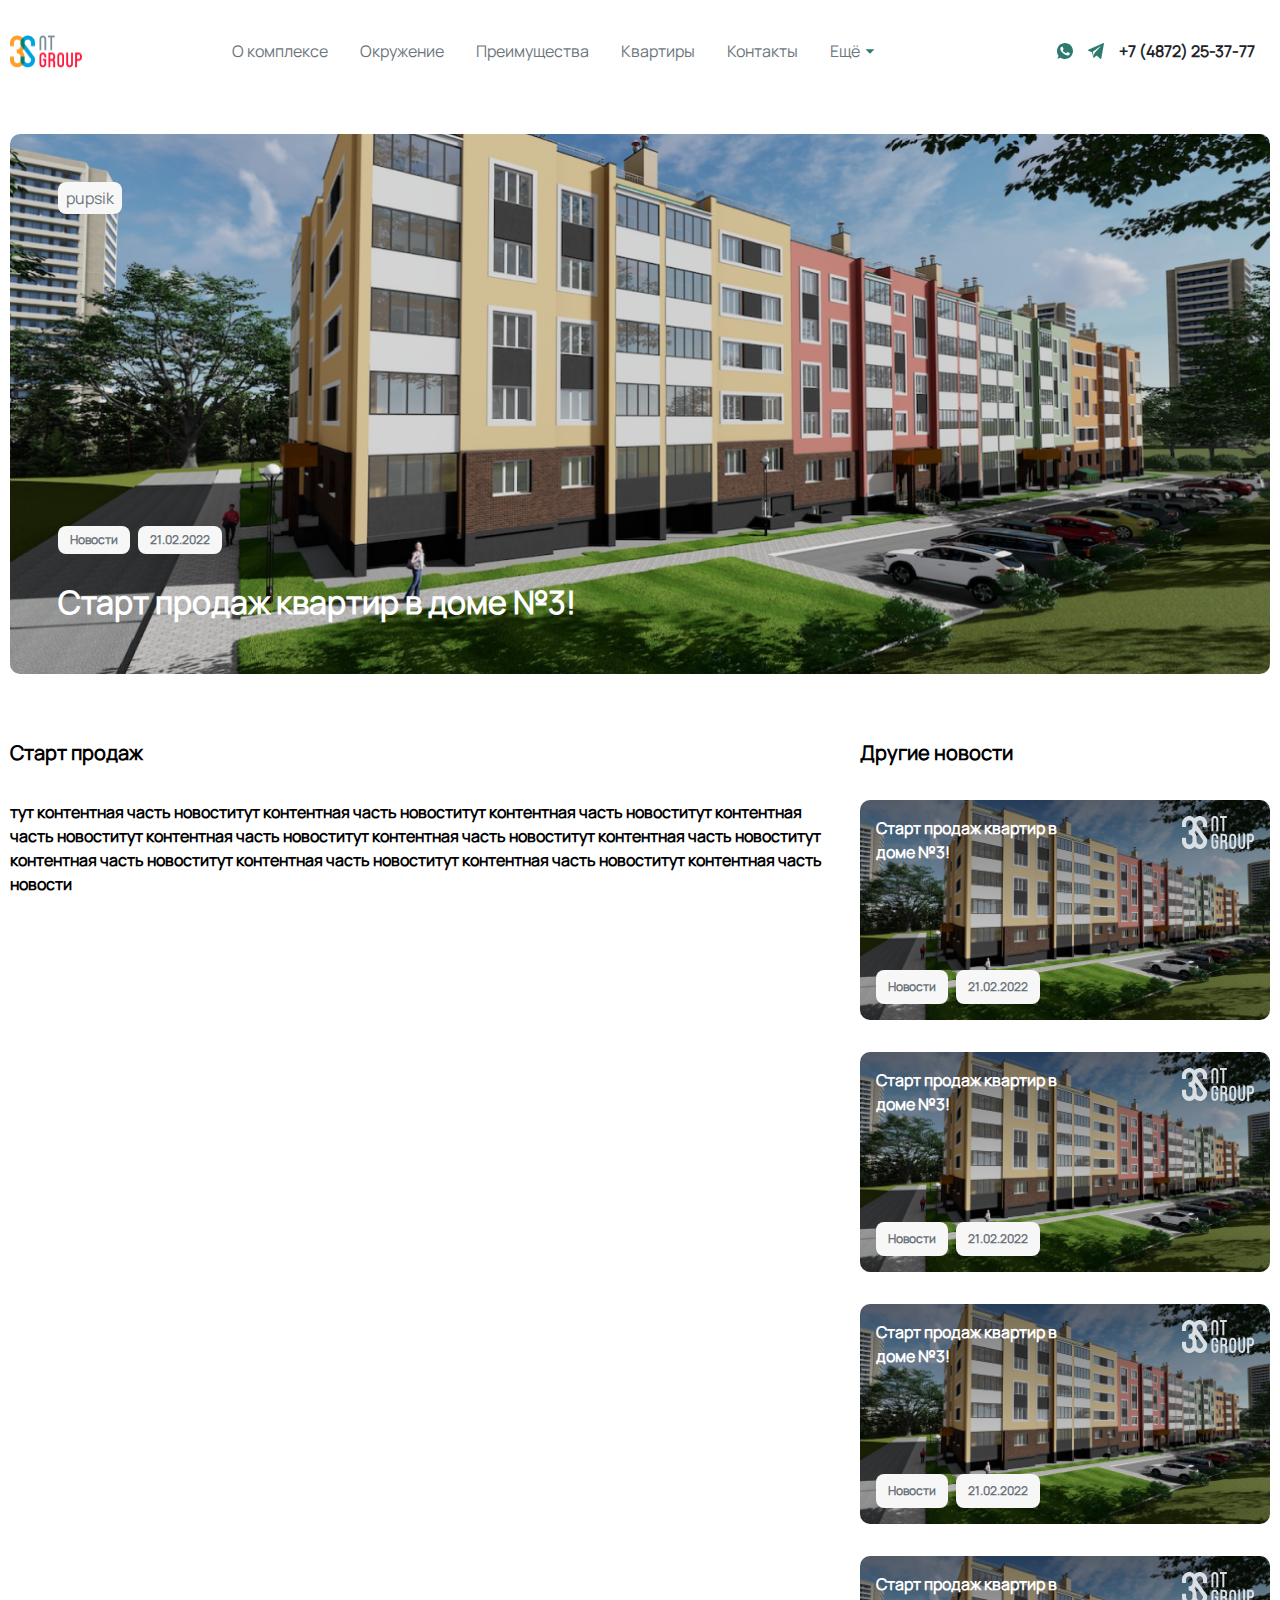
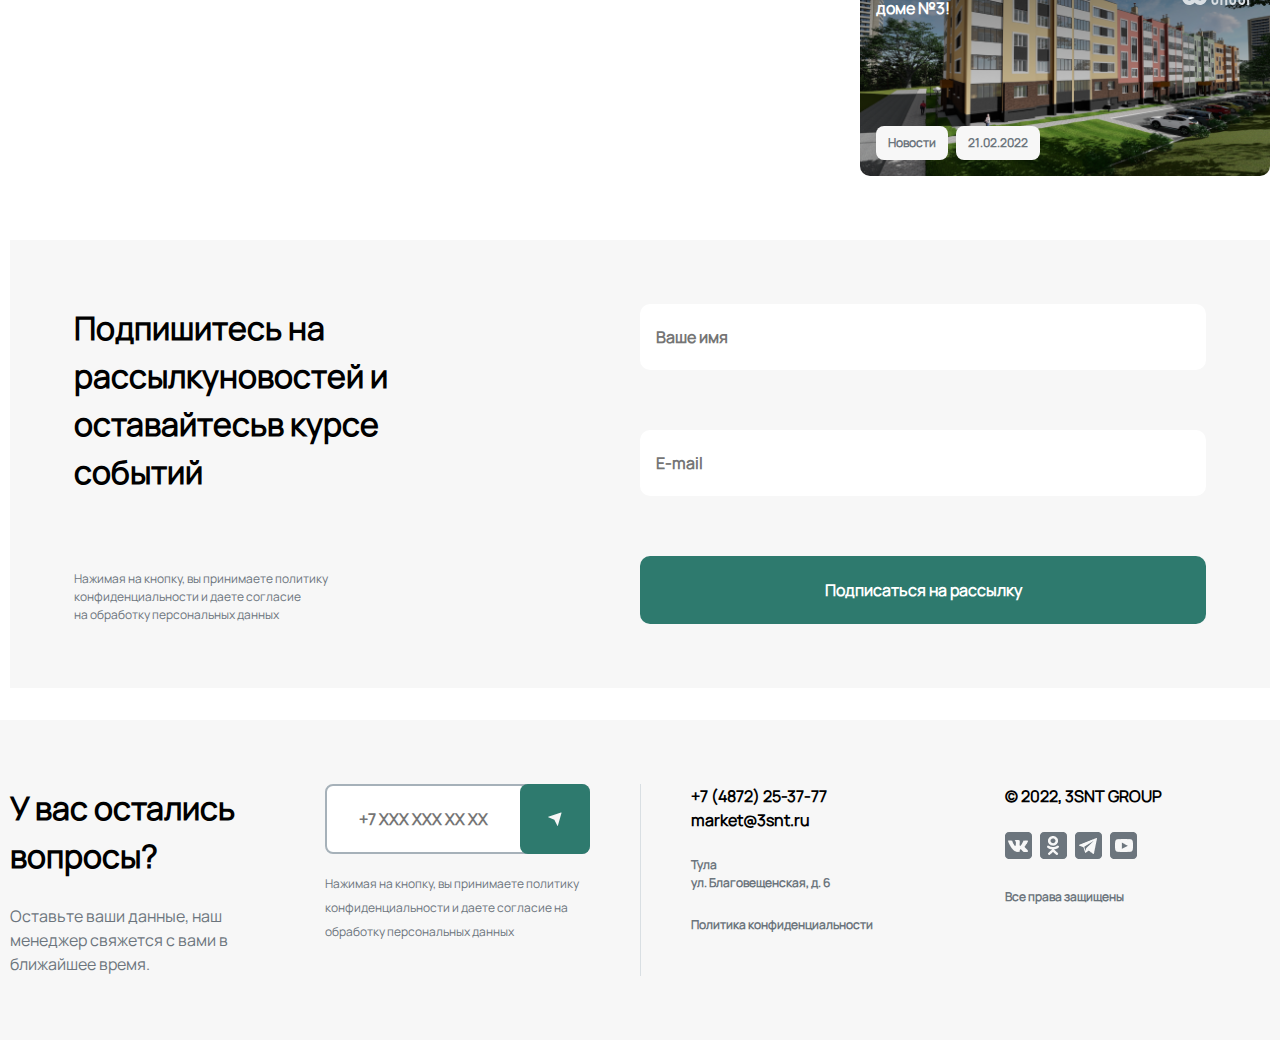
<file: templates/newsSingle.page.html>
<!DOCTYPE html>
<html lang="ru">
  <head>
    <meta charset="UTF-8" />
    <meta name="viewport" content="width=device-width, initial-scale=1.0" />
    <title>SNT</title>
    <!-- <link rel="stylesheet" href="./asset/main.css" /> -->
    <link rel="stylesheet" href="../asset/mainAdditional.css" />
    <link rel="stylesheet" href="../asset/style.css" />
    <link rel="stylesheet" href="../asset/fonts/fonts.css" />
    <!-- <link rel="stylesheet" href="./asset/compoents/nouislider.min.css" /> -->
    <!-- <link rel="stylesheet" href="./asset/compoents/rangesliderAlone.css" /> -->
    <link
      rel="stylesheet"
      href="https://cdn.jsdelivr.net/npm/swiper@10/swiper-bundle.min.css"
    />
  </head>

  <body>
    <div id="news__single-page" class="wrapper">
      <header class="header">
        <div class="container">
          <div class="header__logo">
            <a href="../">
              <img src="../asset/img/logo.png" alt="logo" />
            </a>
          </div>
          <!-- <div class="header__nav"> -->
          <nav class="nav" data-nav>
            <ul class="nav-list">
              <li class="nav-item">
                <a href="#">О комплексе</a>
              </li>
              <li class="nav-item">
                <a href="#">Окружение</a>
              </li>
              <li class="nav-item">
                <a href="#">Преимущества</a>
              </li>
              <li class="nav-item">
                <a href="#">Квартиры</a>
              </li>
              <li class="nav-item">
                <a href="./contacts.page.html">Контакты</a>
              </li>
              <li class="nav-item nav-item--else">
                Ещё <img src="../asset/img/icons/elseHeader.svg" />
                <ul class="else-block">
                  <li class="nav-item">
                    <a href="../templates/news.page.html">Новости и акции</a>
                  </li>
                  <li class="nav-item">
                    <a href="../templates/document.page.html">Документы</a>
                  </li>
                </ul>
              </li>
            </ul>
          </nav>
          <!-- </div> -->
          <div class="header__contact">
            <div class="header__contact-item">
              <img src="../asset/img/icons/whatsupIcon.svg" alt="WU" />
            </div>
            <div class="header__contact-item">
              <img src="../asset/img/icons/telegramIcon.svg" alt="TG" />
            </div>
            <div class="header__contact-item">+7 (4872) 25-37-77</div>
            <button
              class="burger"
              data-burger
              aria-label="Открыть меню"
              aria-expanded="false"
            >
              <span class="burger__line"></span>
            </button>
          </div>
        </div>
      </header>

      <section class="single-new__banner">
        <div class="container">
          <div class="new__banner-block">
            <img src="../asset/img/singleNewsBanner.png" alt="banner" />
            <div class="bredcrumbs">pupsik</div>
            <div class="new__banner-bottom">
              <div class="new__banner-buttons">
                <div>Новости</div>
                <div>21.02.2022</div>
              </div>
              <h2>Старт продаж квартир в доме №3!</h2>
            </div>
          </div>
        </div>
      </section>
      <section class="single-new__content">
        <div class="container">
          <div class="that-news">
            <h3>Старт продаж</h3>
            <div class="that-news__content">
              тут контентная часть новоститут контентная часть новоститут
              контентная часть новоститут контентная часть новоститут контентная
              часть новоститут контентная часть новоститут контентная часть
              новоститут контентная часть новоститут контентная часть новоститут
              контентная часть новоститут контентная часть новости
            </div>
          </div>
          <div class="another-news">
            <h3>Другие новости</h3>
            <div class="another-news__content">
              <div class="news__card active">
                <img
                  class="news__card-img"
                  src="../asset/img/news-page card.png"
                  alt="card"
                />
                <div class="news__card-title">
                  Старт продаж квартир в доме №3!
                </div>
                <div class="news__card-logo">
                  <img src="../asset/img/icons/logo grey.svg" alt="" />
                </div>
                <div class="news__card-button">
                  <div class="card-button__item">Новости</div>
                  <div class="card-button__item">21.02.2022</div>
                </div>
              </div>
              <div class="news__card active">
                <img
                  class="news__card-img"
                  src="../asset/img/news-page card.png"
                  alt="card"
                />
                <div class="news__card-title">
                  Старт продаж квартир в доме №3!
                </div>
                <div class="news__card-logo">
                  <img src="../asset/img/icons/logo grey.svg" alt="" />
                </div>
                <div class="news__card-button">
                  <div class="card-button__item">Новости</div>
                  <div class="card-button__item">21.02.2022</div>
                </div>
              </div>
              <div class="news__card active">
                <img
                  class="news__card-img"
                  src="../asset/img/news-page card.png"
                  alt="card"
                />
                <div class="news__card-title">
                  Старт продаж квартир в доме №3!
                </div>
                <div class="news__card-logo">
                  <img src="../asset/img/icons/logo grey.svg" alt="" />
                </div>
                <div class="news__card-button">
                  <div class="card-button__item">Новости</div>
                  <div class="card-button__item">21.02.2022</div>
                </div>
              </div>
              <div class="news__card active">
                <img
                  class="news__card-img"
                  src="../asset/img/news-page card.png"
                  alt="card"
                />
                <div class="news__card-title">
                  Старт продаж квартир в доме №3!
                </div>
                <div class="news__card-logo">
                  <img src="../asset/img/icons/logo grey.svg" alt="" />
                </div>
                <div class="news__card-button">
                  <div class="card-button__item">Новости</div>
                  <div class="card-button__item">21.02.2022</div>
                </div>
              </div>
            </div>
          </div>
        </div>
      </section>
      <section class="form-section">
        <div class="container">
          <div class="form-section__content">
            <h2 class="form-title">
              Подпишитесь на рассылкуновостей и оставайтесьв курсе событий
            </h2>
            <div class="form-subtitle">
              Нажимая на кнопку, вы принимаете политику конфиденциальности и
              даете согласие на обработку персональных данных
            </div>
            <form class="form" action="">
              <input
                class="form-name form-input"
                placeholder="Ваше имя"
                type="text"
              />
              <input
                class="form-email form-input"
                placeholder="E-mail"
                type="text"
              />
              <button type="submit" class="form-send">
                Подписаться на рассылку
              </button>
            </form>
          </div>
        </div>
      </section>
      <footer class="footer">
        <div class="container">
          <div class="footer-info">
            <h2>У вас остались вопросы?</h2>
            <span>
              Оставьте ваши данные, наш менеджер свяжется с вами в ближайшее
              время.
            </span>
          </div>
          <div class="footer-feedback">
            <form action="">
              <input placeholder="+7 ХХХ ХХХ ХХ ХХ" type="text" />
              <button type="submit">
                <img src="../asset/img/icons/sendPlaneIcon.svg" alt="" />
              </button>
            </form>
            <span class="feedback-text">
              Нажимая на кнопку, вы принимаете политику конфиденциальности и
              даете согласие на обработку персональных данных
            </span>
          </div>
          <div class="footer-line"></div>
          <div class="footer-contact">
            <div class="contact-number">
              +7 (4872) 25-37-77 <br />
              market@3snt.ru
            </div>
            <br />
            <div class="contact-address">
              Тула <br />
              ул. Благовещенская, д. 6
            </div>
            <br />
            <div class="contact-politic">Политика конфиденциальности</div>
          </div>
          <div class="footer-social">
            <div class="social-title">© 2022, 3SNT GROUP</div>
            <br />
            <div class="social-networks">
              <img src="../asset/img/footer_vk.png" alt="vk" />
              <img
                src="../asset/img/footer_odnoclassniki.png"
                alt="odnoclassniki"
              />
              <img src="../asset/img/footer_telegram.png" alt="telegram" />
              <img src="../asset/img/footer_youtube.png" alt="youtube" />
            </div>
            <br />
            <span>Все права защищены</span>
          </div>
        </div>
      </footer>
    </div>
    <!-- <script src="https://ajax.googleapis.com/ajax/libs/jquery/2.2.0/jquery.min.js"></script> -->
    <!-- <script src="https://cdn.jsdelivr.net/npm/swiper@10/swiper-bundle.min.js"></script> -->
    <!-- <script src="https://api-maps.yandex.ru/2.1/?apikey=ваш API-ключ&lang=ru_RU"></script> -->
    <!-- <script src="./asset/compoents/nouislider.min.js"></script> -->
    <!-- <script src="./asset/compoents/rangesliderAlone.js"></script> -->
    <script src="../asset/appAdditional.js"></script>
  </body>
</html>
</file>
<file: asset/main.css>
/* _______________ header _______________________ */
.header {
  width: 100%;
  padding: 34.5px 0;
}

.header .container {
  width: 100%;
  display: flex;
  justify-content: space-between;
  align-items: center;
  gap: 10px;
}

.header__logo {
}

.header__logo img {
  height: 33px;
  width: 72px;
}

.header__nav {
  width: 70%;
}

.header__nav .nav {
}

.nav-list {
  background-color: #6a6e7200;
  display: flex;
  justify-content: space-around;
}

.nav-item {
  letter-spacing: 0.5%;
  color: #6c757d;
  font-weight: 500;
  transition: all 0.2s;
  cursor: pointer;
  margin-right: 32px;
}

.nav-item:hover {
  transform: scale(1.1);
}

.nav-item--else {
  display: flex;
  align-items: center;
  position: relative;
}

.nav-item--else img {
  width: 10px;
  height: 5px;
  margin-left: 5px;
}

.nav-item-else img {
}

.nav-item a {
  color: #6c757d;
}

.header__contact {
  display: flex;
  align-items: center;
}

.header__contact-item {
  margin-right: 15px;
  color: #1e2429;
  cursor: pointer;
  transition: all 0.2s;
}

.header__contact-item:hover {
  transform: scale(1.1);
}

.header__contact-item:last-child {
  margin-right: 0;
  transform: none;
}

.header__contact-item img {
  height: 16px;
  width: 16px;
}

.else-block {
  display: none;
  position: absolute;
  top: 100%;
  right: 0;
  background-color: #fff;
  padding: 30px;
  border-radius: 10px;
}
.nav-item--else:hover .else-block {
  display: block;
}
.else-block .nav-item {
  margin: 5px;
  width: fit-content;
  text-wrap: nowrap;
}
/*----------------- burger ------------------- */

.burger {
  position: relative;
  width: 30px;
  height: 20px;
  display: none;
  border: none;
  padding: 0;
  background-color: transparent;
  cursor: pointer;
}

.burger__line {
  position: absolute;
  left: 0;
  top: 50%;
  width: 100%;
  height: 2px;
  background-color: black;
  transform: translateY(-50%);
  transition: opacity 0.3s ease-in-out;
}

.burger::before,
.burger::after {
  content: "";
  position: absolute;
  left: 0;
  width: 100%;
  height: 2px;
  background-color: black;
  transition: transform 0.3s ease-in-out, top 0.3s ease-in-out,
    bottom 0.3s ease-in-out;
}

.burger::before {
  top: 0;
}

.burger::after {
  bottom: 0;
}

.burger--active .burger__line {
  opacity: 0;
}

.burger--active::before {
  top: 50%;
  transform: rotate(45deg);
}

.burger--active::after {
  bottom: auto;
  top: 50%;
  transform: rotate(-45deg);
}

.stop-scroll {
  overflow: hidden;
}

@media (max-width: 1024px) {
  .nav-list {
    border-radius: 10px 0 0 10px;
    flex-direction: column;
    align-items: end;
    background-color: #171817cc;
  }

  .nav-item a {
    color: #fff;
  }
  .nav-item {
    /* width: 100%; */
    padding: 10px 30px;
    color: #fff;
  }

  .burger {
    display: block;
  }

  .nav {
    --header-height: 63px;
    position: fixed;
    right: 0;
    top: var(--header-height);
    z-index: 1000;
    overflow-y: auto;
    padding: 30px 0;
    width: 60%;
    max-width: 300px;
    height: calc(100vh - var(--header-height));
    background-color: var(--main-bg);
    transform: translateX(100%);
    transition: transform 0.6s ease-in-out;
  }

  .nav--visible {
    transform: none;
  }

  /* .nav__list {
      flex-direction: column;
    }
  
    .nav__item {
      width: 100%;
    } */

  .nav__item:not(:last-child) {
    margin-right: 0;
  }

  .nav__link {
    display: inline-block;
    width: 100%;
    padding: 20px 30px;
    border-bottom: 1px solid var(--second-text);
    font-size: 20px;
  }
  .else-block {
    background-color: black;
  }
}

@media (max-width: 1024px) {
  .header__contact-item {
    display: none;
  }
}
/*--------------------- slider ------------------------ */
.swiper {
  height: 100%;
  width: 100%;
}

.swiper-slide {
  text-align: center;
  font-size: 18px;
  background: #fff;
  display: flex;
  justify-content: center;
  align-items: center;
}

.swiper-slide img {
  display: block;
  width: 100%;
  height: 100%;
  object-fit: cover;
}

/*--------------------- switch ------------------------ */

.switch {
}

.switch-item {
  color: #1e2429;
  font-weight: 600;
  background-color: #f7f7f7;
  cursor: pointer;
  transition: all 0.2s;
}

.switch-item:hover {
  background-color: #e6e9ec;
}

.switch-item.active {
  background-color: #e6e9ec;
}

.switch-item span {
  display: flex;
  justify-content: center;
  align-items: center;
  width: 100%;
  border-left: 1px solid #d9dfe3;
  border-right: 1px solid #d9dfe3;
}

.switch-item:first-child span {
  border-left: none;
}

.switch-item:last-child span {
  border-right: none;
}

/*--------------------- range ------------------------ */
.filters-price__inputs {
  display: grid;
  grid-template-columns: repeat(2, 1fr);
  border-radius: 4px;
}

.filters-price__label {
  display: flex;
  align-items: center;
  justify-content: center;
  width: 100%;
  /* height: 40px; */
  /* border: 1px solid #D9D9D9; */
  background-color: #f7f7f7;
  padding: 22px 0;
  pointer-events: none;
}

.filters-price__text {
  font-size: 14px;
  color: #808080;
}

.filters-price__text:first-child {
  margin-right: 10px;
}

.filters-price__text:last-child {
  margin-left: 10px;
}

.filters-price__input {
  border: none;
  color: #4d4d4d;
  font-weight: 600;
  font-size: 16px;
  background-color: transparent;
}

.filters-price__title {
  margin-bottom: 20px;
}

.filters-price__slider {
  /* margin-bottom: 20px; */
}

.noUi-connect {
  background-color: #5d71dd;
}

.noUi-target {
  background-color: #bfbfbf;
  border: none;
  border-radius: 100px;
  box-shadow: none;
  height: 3px;
}

.noUi-handle::after,
.noUi-handle::before {
  display: none;
}

.noUi-handle {
  box-shadow: none;
  border-radius: 100%;
  background-color: #fff;
  border: 3px solid #5d71dd;
}

.noUi-horizontal .noUi-handle {
  width: 22px;
  height: 22px;
  top: -10px;
}

.noUi-horizontal .noUi-handle-upper {
  right: 0;
}

/*--------------------- start-page ------------------------ */

.start-page {
  width: 100%;
  color: #ffff;
  margin-bottom: 33px;
  border-bottom: 1px solid gray;
  padding: 0;
}

.start-banner {
  width: 100%;
  background: url("./img/main-banner.png");
  background-repeat: no-repeat;
  background-position: 50% 50%;
  background-size: cover;
  height: 70vh;
}

.start-banner .container {
  display: flex;
  justify-content: space-between;
  padding-top: 50px;
}

.start-banner {
}

.banner-left {
}

.banner-left--title {
  line-height: 56.68px;
}

.banner-left--subtitle {
  line-height: 36.8px;
}

.banner-left--way {
  display: flex;
  align-items: center;
}

.banner-left--way .circle {
  height: 8px;
  width: 8px;
  border-radius: 50%;
  background-color: #2e7a6e;
  margin-right: 12px;
}

.banner-left--way .car-time {
  display: flex;
  align-items: center;
  margin-left: 12px;
  background-color: #1e242973;
  padding: 3px 5px;
}

.banner-left--way img {
  width: 23px;
  height: 11px;
  margin-right: 10px;
}

.banner-right {
  height: fit-content;
  font-size: 12px;
  padding: 16px 20px;
  background-color: #1e24298f;
}

.banner-right--title {
  display: flex;
  align-items: center;
}

.banner-right--title img {
  width: 12px;
  height: 7px;
  margin-right: 10px;
}

.banner-right--date {
  display: flex;
  align-items: end;
}

.banner-right--date .number {
  display: flex;
  align-items: end;
  font-size: 24px;
  line-height: 30px;
  /* margin: 0 5px; */
}

.banner-right--date .number:first-child {
  margin-right: 5px;
}

.banner-right--date .number:last-child {
  margin: 0 5px;
}

.start-info {
}

.start-info .container {
  display: flex;
  justify-content: space-between;
  padding-top: 39px;
  padding-bottom: 39px;
}

.start-info .info-left {
  display: flex;
}

.start-info .info-item {
  margin-right: 48px;
}

.start-info .info-item--title {
  font-size: 12px;
  font-weight: 400;
  color: #6c757d;
}

.start-info .info-item--content {
  font-size: 20px;
  font-weight: 600;
  color: #1e2429;
}

.start-info .info-right {
  display: flex;
}

.start-info .info-button--light {
  /* width: 100%; */
  padding: 22px 56px;
  color: #2e7a6e;
  border: 1px solid #2e7a6e;
  margin-right: 8px;
  border-radius: 10px;
  background: #ffff;
  cursor: pointer;
  transition: all 0.2s;
}

.start-info .info-button--green {
  /* width: 100%; */
  padding: 22px 56px;
  background: #2e7a6e;
  color: #fff;
  border-radius: 10px;
  cursor: pointer;
  transition: all 0.2s;
  border: none;
}

.start-info .info-button--light:hover {
  transform: scale(1.03);
}

.start-info .info-button--green:hover {
  transform: scale(1.03);
}

@media ((max-width: 1000px)) {
  .start-info .container {
    width: 100%;
    flex-direction: column;
  }

  .start-info .info-left {
    width: 100%;
    justify-content: space-between;
  }

  .start-info .info-right {
    width: 100%;
    flex-direction: column;
  }

  .start-info .info-button--light {
    padding: 14px 0;
    margin: 8px 0;
  }

  .start-info .info-button--green {
    padding: 14px 10px;
  }
}

@media ((max-width: 570px)) {
  .start-banner .container {
    flex-direction: column;
    padding-top: 24px;
    height: 100%;
  }

  .banner-right {
    transform: scale(1.05);
  }

  .start-info .info-left {
    display: grid;
    grid-template-columns: repeat(2, 1fr);
    grid-template-rows: repeat(2, 1fr);
    gap: 8px;
  }

  .start-info .info-item {
    margin: 0;
    padding: 12px 16px;
    background-color: #f7f7f7;
  }
}

/*------------------------------- paradise ------------------------------- */

.paradise {
}

.paradise .container {
  display: grid;
  grid-template-columns: repeat(2, 1fr);
  gap: 30px;
}

.paradise-info {
  /* width: 49%; */
}

.paradise-info--top {
  margin-bottom: 50px;
}

.paradise-title {
  margin-bottom: 32px;
}

.paradise-description {
  color: #6c757d;
  font-weight: 400;
}

.paradise-info--filters {
  display: grid;
  grid-template-columns: repeat(2, 1fr);
  grid-template-rows: repeat(2, 1fr);
  gap: 32px;
}

.filters-title {
  font-weight: 400;
  font-size: 12px;
  margin-bottom: 8px;
  color: #6c757d;
}

.paradise-checkdata {
}

.checkdata-switch {
  display: grid;
  grid-template-columns: repeat(2, 1fr);
}

.checkdata-switch .switch-item {
  padding: 22px 0;
}

.paradise-rooms {
}

.rooms-switch {
  display: grid;
  grid-template-columns: repeat(3, 1fr);
}

.rooms-switch .switch-item {
  padding: 22px 0;
}

.paradise-range {
}

.range {
  height: 100%;
}

.filters-price {
  height: 100%;
}

.filters-button {
  font-weight: 600;
  background-color: #2e7a6e;
  padding: 22px 0;
  color: #ffff;
  border: none;
  border-radius: 10px;
  width: 100%;
  cursor: pointer;
  grid-column-start: 1;
  grid-column-end: 3;
  transition: all 0.2s;
}

.filters-button:hover {
  transform: scale(1.02);
}

.paradise-slider {
  width: 100%;
  height: 100%;

  border-radius: 10px;
  min-width: 0;
  flex: 1 1 auto;
  overflow: hidden;
}

.swiper-pagination--paradise {
  position: absolute;
  bottom: 5% !important;
  z-index: 5;
  display: flex;
  justify-content: center;
}

.swiper-pagination--paradise .swiper-pagination-bullet {
  width: 32px;
  height: 5px;
  background: #ccd4da;
  border-radius: 10px;
}

.slide-img {
  object-fit: cover;
  height: 100%;
  width: 100%;
}

@media ((max-width: 1000px)) {
  .paradise .container {
    grid-template-columns: 1fr;
  }

  .paradise-info--filters {
    display: none;
  }

  .paradise-info--top {
    margin-bottom: 0;
  }
}

@media ((max-width: 570px)) {
}

/*------------------------------- environment ------------------------------- */
.environment {
}
.environment .container {
}
.environment-title {
}

.environment-content {
  overflow: hidden;
}
.environment-map {
  position: relative;
  background-image: url("./img/enviroment-map.png");
  background-position: 34% 100%;
  width: 1292px;
  height: 641px;
}
.environment-map__item {
  position: absolute;
  cursor: pointer;
  transition: all 0.2s;
}
.environment-map__item:hover {
  transform: scale(1.04);
}
.environment-map__item img {
  border-radius: 50%;
}

.environment-map__item > div {
  position: relative;
  display: flex;
  align-items: center;
  gap: 8px;
}
.environment-map__item-title {
  font-size: 12px;
  font-weight: 600;
  padding: 8px;
  border-radius: 10px;
  background-color: #fff;
  border: 1px solid black;
}
.environment-map__item .environment-map__item-img {
  background-color: #e06f6f;
  padding: 8px;
  border-radius: 50%;
}
.environment-map__item-obj .environment-map__item-title {
  font-size: 16px;
  font-weight: 700;
}

.environment-map__item-obj .environment-map__item-img,
.environment-map__item-park .environment-map__item-img {
  background-color: none;
  padding: 0;
}
.environment-map__item-obj {
  top: 37%;
  left: 17%;
}
.environment-map__item-metro {
  top: 55%;
  left: 16%;
}
.environment-map__item-arena {
  top: 48%;
  left: 47%;
}
.environment-map__item-fermer {
  top: 50%;
  left: 60%;
}
.environment-map__item-platon {
  top: 59%;
  left: 49%;
}
.environment-map__item-park {
  top: 70%;
  left: 49%;
}

.environment-modal__img {
}
.environment-modal__content {
  padding: 32px 24px ;
  overflow-x: auto;
  height: 55%;
}
.environment-modal__title {
}
.environment-modal__subtitle {
  margin: 8px 0 16px 0;
  display: flex;
  gap: 8px;
}
.environment-modal__subtitle span:first-child {
  font-size: 12px;
  text-wrap: nowrap;
  color: #1e2429;
}
.environment-modal__subtitle span:nth-child(2) {
  display: flex;
  font-size: 12px;
  font-weight: 400;
  text-wrap: nowrap;
  color: #6c757d;
}
.environment-modal__subtitle span:nth-child(2) img {
  margin-right: 7px;
}
.environment-modal__text {
  font-weight: 400;
  color: #6c757d;
}

.environment-modal__blackout {
  /* width: 100%; */
  height: 80px;
  background: linear-gradient(180deg, rgba(255, 255, 255, 0) 0%, #ffffff 100%);
  position: absolute;
  bottom: 0;
  left: 0;
  right: 10%;
}
@media ((max-width: 970px)) {
  .environment-map{
    transform: translate(-198px, 0);
  }
}
@media ((max-width: 760px)) {
  .environment-content{
    overflow: auto;
  }
  .environment-map{
    /* display: none; */
    
    transform: translate(0, 0);
  }
}
/*------------------------------- forlife ------------------------------- */
.forlife {
}

.forlife .container {
  /* padding-right: 0;
  margin-right: 0; */
}

.forlife-title {
}

.forlife-scroll {
  display: flex;
  overflow-x: auto;
  padding: 10px 0;
  width: 100%;
}

.forlife-slider-container {
  display: flex;
  gap: 30px;
}

.forlife-slide {
  overflow: hidden;
  position: relative;
  border-radius: 8px;
  width: 304px;
  height: 384px;
}

.forlife-slide img {
  object-fit: cover;
}

.forlife-slide--text {
  position: absolute;
  left: 0;
  right: 0;
  top: 0;
  bottom: 0;
  display: flex;
  flex-direction: column;
  justify-content: space-between;
}

.forlife-slide h3 {
  color: #fff;

  padding: 32px;
  padding-bottom: 0;
  background: linear-gradient(
    180deg,
    rgba(0, 0, 0, 0.35) 0%,
    rgba(0, 0, 0, 0) 100%
  );
}

.forlife-slide span {
  background: linear-gradient(
    180deg,
    rgba(0, 0, 0, 0.35) 0%,
    rgba(0, 0, 0, 0) 100%
  );

  text-align: start;
  display: block;
  width: 100%;
  font-size: 16px;
  color: #fff;
  padding: 32px;
  padding-top: 0;
}

@media ((max-width: 1000px)) {
}

@media ((max-width: 570px)) {
}

/*------------------------------- geoplan ------------------------------- */

.geoplan {
}

.geoplan .container {
}

.geoplan-title {
}
.geoplan-content {
  overflow: hidden;
}
.geoplan-map {
  position: relative;
  background-image: url("./img/geoplan-img.png");
  background-position: 34% 100%;
  width: 1292px;
  height: 641px;
}
.geoplan-map__item {
  position: absolute;
}
.geoplan-map__item3-2 {
  top: 20%;
  right: 52%;
}
.geoplan-map__item3-1 {
  top: 24%;
  right: 55%;
}
.geoplan-map__item1-1 {
  top: 36%;
  right: 42%;
}
.geoplan-map__item1-2 {
  top: 43%;
  right: 38%;
}
.geoplan-map__item2-1 {
  top: 48.5%;
  right: 54.5%;
}
.geoplan-map__item2-2 {
  top: 52%;
  right: 45.5%;
}
.geoplan-map__button {
  position: absolute;
  padding: 8px;
  background-color: #ffff;
  font-size: 12px;
  border-radius: 10px;
  cursor: pointer;
  transition: all 0.2s;
}
.geoplan-map__button:hover {
  transform: scale(1.05);
}
.geoplan-map__button3-2 {
  top: 21%;
  right: 55.5%;
}
.geoplan-map__button3-1 {
  top: 30%;
  right: 64.5%;
}
.geoplan-map__button1-1 {
  top: 43%;
  right: 54.5%;
}
.geoplan-map__button1-2 {
  top: 52%;
  right: 41.5%;
}
.geoplan-map__button2-1 {
  top: 58%;
  right: 64.5%;
}
.geoplan-map__button2-2 {
  top: 60%;
  right: 43.5%;
}
@media ((max-width: 830px)) {
  .geoplan-map {
    transform: translate(-338px, 0);
  }
}
@media ((max-width: 500px)) {
  .geoplan-map {
    transform: translate(-380px, 0);
  }
}
@media ((max-width: 440px)) {
  .geoplan-map {
    transform: translate(-180px, 0);
    background-size: 100% 100%;
    width: 692px;
    height: 347px;
  }
  .geoplan-map__item {
    transform: scale(0.5);
  }

  .geoplan-map__item3-2 {
    top: 13%;
    right: 45%;
  }
  .geoplan-map__item3-1 {
    top: 17%;
    right: 49%;
  }
  .geoplan-map__item1-1 {
    top: 29%;
    right: 36%;
  }
  .geoplan-map__item1-2 {
    top: 36%;
    right: 32%;
  }
  .geoplan-map__item2-1 {
    top: 39.5%;
    right: 49.5%;
  }
  .geoplan-map__item2-2 {
    top: 42%;
    right: 40.5%;
  }

  .geoplan-map__button {
    transform: scale(0.7);
  }
  .geoplan-map__button3-2 {
    top: 17%;
    right: 51.5%;
  }
  .geoplan-map__button3-1 {
    top: 30%;
    right: 64.5%;
  }
  .geoplan-map__button1-1 {
    top: 39%;
    right: 53.5%;
  }
  .geoplan-map__button1-2 {
    top: 49%;
    right: 36.5%;
  }
  .geoplan-map__button2-1 {
    top: 55%;
    right: 61.5%;
  }
  .geoplan-map__button2-2 {
    top: 60%;
    right: 43.5%;
  }
}

.geoplan-modal__subtitle {
  font-size: 16px;
  font-weight: 400;
  color: #1e2429;
  margin-top: 8px;
}
.geoplan-modal__span {
  margin: 16px 0;
  font-size: 12px;
  font-weight: 400;
  color: #6c757d;
}
.geoplan-modal__list {
  margin-bottom: 32px;
  display: flex;
  flex-direction: column;
  gap: 8px;
}
.geoplan-modal__list-item {
  width: 100%;
  display: flex;
  justify-content: space-between;
}
.geoplan-modal__list-item-left {
  font-weight: 500;
}
.geoplan-modal__list-item-right {
  color: #6c757d;
}
.geoplan-modal__button {
  color: #fff;
  padding: 16px;
  width: 100%;
  background-color: #2e7a6e;
  text-align: center;
  border-radius: 10px;
}
.geoplan-modal__button a {
  color: #fff;
}

@media ((max-width: 1000px)) {
}

@media ((max-width: 570px)) {
}

/*------------------------------- plan ------------------------------- */
.plan {
  background: #f7f7f7;
}

.plan .container {
}

.plan-title {
}

.plan-filters {
  display: grid;
  grid-template-columns: repeat(3, 1fr);
  gap: 25px;
  margin-bottom: 30px;
}

.plan-filters .filters-price__label {
  background-color: #fff;
}

.plan-filters .switch-item {
  background-color: #fff;
}

.plan-filters .switch-item.active {
  background-color: #e6e9ec;
}

.plan-content {
  display: flex;
  gap: 32px;
}
.plan-switch--scrooll {
  width: 40%;
  overflow: auto;
  background-color: #fff;
}
.plan-switch--dots {
  /* width: fit-content;
  height: fit-content; */
  display: grid;
  grid-template-columns: repeat(2, 1fr);
  gap: 16px;

  padding: 32px;
  border-radius: 10px;
  max-height: 416px;
}
.plan-switch--dots .switch-item {
  /* padding: 16px 50px; */
  width: 168px;
  height: 168px;
  border-radius: 10px;
  background: #f7f7f7;
  display: flex;
  flex-direction: column;
  align-items: center;
  justify-content: center;
}
.plan-switch--dots .switch-item.active {
  background: #e6e9ec;
}
.plan-switch--dots img {
  width: 48px;
  height: 78px;
  object-fit: cover;
}
.plan-switch--dots span {
  font-size: 12px;
  font-weight: 400;
  border: none;
  text-wrap: nowrap;
}

.plan-switch--content {
  width: 60%;
  background-color: #fff;
  padding: 45px 32px;
  border-radius: 10px;
}
.plan-switch--content .card {
  position: relative;
  display: none;
  align-items: center;
  flex-direction: column;
}
.plan-switch--content .card.active {
  display: flex;
}
.plan-switch--content .card-img {
  margin-bottom: 50px;
}
.plan-switch--content .card-description {
  width: 100%;
  display: flex;
  justify-content: space-between;
  gap: 20px;
}
.plan-switch--content .description--left {
  display: flex;
  flex-wrap: wrap;
  gap: 20px;
}
.plan-switch--content .description-item {
}
.plan-switch--content .description-title {
  color: #6c757d;
  font-size: 12px;
  font-weight: 400;
  margin-bottom: 3px;
}
.plan-switch--content .description-text {
}
.plan-switch--content .description-button {
  display: flex;
  align-items: center;
  cursor: pointer;
}
.plan-switch--content .description-button span {
}
.plan-switch--content .description-button img {
  margin-left: 10px;
}

.plan-switch--content .card-compas {
  position: absolute;
  right: 0;
  top: 0;
}
@media ((max-width: 1000px)) {
  .plan-filters {
    grid-template-columns: 1fr;
    grid-template-rows: repeat(3, 1fr);
  }
  .plan-content {
    flex-direction: column;
  }
  .plan-switch--content,
  .plan-switch--scrooll {
    width: 100%;
  }
  .plan-switch--dots {
    display: flex;
    width: fit-content;
    padding: 32px 0;
  }
  .plan-switch--content {
    padding: 32px 10px;
  }
  .plan-switch--dots .switch-item {
    padding: 20px;
  }
}

@media ((max-width: 600px)) {
}

/*------------------------------- marketing ------------------------------- */

.marketing {
}

.marketing .container {
  display: flex;
  justify-content: space-between;
}

.marketing-block {
  background: #f7f7f7;
  width: 47%;
  padding: 32px;
  position: relative;
  border-radius: 10px;
}

.marketing-block h2 {
  margin-bottom: 8px;
}

.marketing-block h3 {
  margin-bottom: 16px;
  color: #6c757d;
}

.marketing-description {
  font-weight: 400;
  font-size: 12px;
  color: #6c757d;
  margin-bottom: 65px;
  max-width: 50%;
}

.marketing-button {
  background: #2e7a6e;
  color: #ffff;
  border: none;
  border-radius: 7px;
  padding: 22px 70px;
  cursor: pointer;
  transition: all 0.2s;
}

.marketing-button img {
  width: 5px;
  height: 10px;
}

.marketing-button:hover {
  transform: scale(1.05);
}

.marketing-img {
  max-width: 40%;
  position: absolute;
  bottom: 0;
  right: 0;
}

@media ((max-width: 1100px)) {
  .marketing-button {
    padding: 10px 30px;
  }

  .marketing-button span {
    display: none;
  }

  .marketing-description {
    max-width: 60%;
    margin-bottom: 38px;
  }
}

/* @media ((max-width: 800px)) {
  .marketing-block img{
    max-width: 150px;
  }
}
@media ((max-width: 700px)) {
  .marketing-block img{
    max-width: 100px;
  }
} */
@media ((max-width: 570px)) {
  .marketing-block {
    padding: 25px;
  }

  .marketing-description {
    display: none;
  }

  .marketing-button {
    padding: 11px 15px;
    border: 1px solid #d9dfe3;
    background-color: #fff;
  }

  .marketing-block h2 {
    font-size: 14px;
  }

  .marketing-block h3 {
    font-size: 12px;
  }
}

/*------------------------------- credit ------------------------------- */
.credit {
}

.credit .container {
}

.credit-title {
}

.credit-content {
  display: grid;
  grid-template-columns: 1fr 2fr;
  gap: 30px;
}
.credit-calculator {
  display: flex;
  flex-direction: column;
  justify-content: space-between;
  gap: 20px;
}

.credit-calculator__title {
  display: flex;
  justify-content: space-between;
  align-items: center;
}
.credit-calculator__title span {
}
.credit-calculator__title img {
  padding: 8px;
  border: 1px solid grey;
  border-radius: 10px;
  cursor: pointer;
  transition: all 0.2s;
}
.credit-calculator__title img:hover {
  transform: scale(1.05);
  background-color: #aaa9a9;
}
.credit-calculator__ranges {
  display: grid;
  row-gap: 34px;
  column-gap: 16px;
  grid-template-columns: 2fr 1fr;
}
.credit-calculator__ranges-cost {
  grid-column-start: 1;
  grid-column-end: 3;
}
.credit-calculator__ranges-initial {
  grid-column-start: 1;
  grid-column-end: 2;
}
.credit-calculator__ranges-term {
  grid-column-start: 2;
  grid-column-end: 3;
}
.credit-calculator__ranges-title {
  color: #6c757d;
  font-size: 12px;
  font-weight: 400;
  margin-bottom: 8px;
}
.credit-calculator__button {
  background-color: #2e7a6e;
  color: #fff;
  padding: 22px 20px;
  border-radius: 10px;
  text-align: center;
  cursor: pointer;
  transition: all 0.2s;
  margin-bottom: 16px;
}
.credit-calculator__button:hover {
  transform: scale(1.02);
}
.credit-calculator__underbutton {
  font-size: 12px;
  font-weight: 400;
  color: #6c757d;
}
.credit-offer {
}
.credit-offer__title {
  display: flex;
  justify-content: space-between;
  margin-bottom: 35px;
}
.credit-offer__title > div {
  display: flex;
  align-items: center;
}
.credit-offer__title > div > div {
  display: flex;
  align-items: center;
}
.credit-offer__title > div img {
  margin: 0 10px;
}
.credit-offer__pizdez {
  font-weight: 400;
  font-size: 12px;
  color: #6c757d;
  text-wrap: nowrap;
}
.credit-offer__title button {
  cursor: pointer;
  border: none;
  background-color: transparent;
  display: flex;
  align-items: center;
  transition: all 0.2s;
}
.credit-offer__title button:hover {
  transform: scale(1.04);
}
.credit-offer__title button img {
  margin-left: 10px;
  transform: rotate(-90deg);
}

.credit-offer__credit {
  border: 1px solid #d9dfe3;
  border-radius: 10px;
  overflow: hidden;
}
.credit-offer__credit-title {
  padding: 32px;
  display: grid;
  gap: 15px;
  grid-template-columns: 1fr 3fr;
  border-bottom: 1px solid #d9dfe3;
}
.credit-offer__credit-title h3 {
  text-wrap: nowrap;
}
.credit-offer__credit-switch {
  display: flex;
  flex-wrap: wrap;
  gap: 8px;
}
.credit-offer__credit-switch .switch-item {
  color: #6c757d;
  padding: 7px 10px;
  border-radius: 10px;
  font-size: 12px;
}
.credit-offer__credit-list {
  overflow: auto;
  max-height: 388px;
}
.credit-offer__credit-item {
  border-bottom: 1px solid #d9dfe3;
  /* border-top: 1px solid #D9DFE3; */
  padding: 24px 32px;
  display: grid;
  grid-template-columns: 1fr 2fr 1fr;
  gap: 20px;
}

.credit-offer__credit-item:last-child {
  border-bottom: none;
}
.credit-offer__credit-bank {
  display: flex;
  align-items: center;
}
.credit-offer__credit-bank img {
  margin-right: 15px;
}
.credit-offer__credit-bank span {
}
.credit-offer__credit-data {
  display: flex;
  justify-content: space-between;
  gap: 10px;
}
.credit-offer__credit-data-pay {
}
.credit-offer__credit-data-pay span {
  font-weight: 400;
  font-size: 12px;
  color: #6c757d;
}
.credit-offer__credit-data-pay div {
}
.credit-offer__credit-button {
  display: flex;
  align-items: center;
  justify-content: space-between;
}

.credit-offer__credit-button span {
  font-size: 12px;
  font-weight: 400;
  color: #6c757d;
  /* text-wrap: nowrap; */
}
.credit-offer__credit-button img {
  padding: 15px;
  border-radius: 10px;
  background-color: #f7f7f7;
  transition: all 0.2s;
  cursor: pointer;
}
.credit-offer__credit-button img:hover {
  transform: scale(1.04);
  background-color: #aaa9a9;
}
@media ((max-width: 1000px)) {
  .credit-content {
    grid-template-columns: 1fr;
  }
  .credit-offer__pizdez {
    display: none !important;
  }
}

@media ((max-width: 700px)) {
  .credit-offer__credit-title {
    grid-template-columns: 1fr;
  }
  .credit-offer__credit-title {
    padding: 32px 15px;
  }

  .credit-offer__credit-item {
    padding: 24px 15px;
    grid-template-columns: 1fr 1fr;
    gap: 10px;
  }
  .credit-offer__credit-data {
    grid-column-start: 1;
    grid-column-end: 3;
  }
  .credit-offer__credit-button {
    justify-content: end;
    gap: 10px;
    grid-column-start: 2;
    grid-column-end: 3;
    grid-row-start: 1;
    grid-row-end: 2;
  }
}

/*------------------------------- progress ------------------------------- */
.progress {
}

.progress .container {
}

.progress-title {
}

.progress-title span {
  color: #6c757d;
  margin-left: 15px;
}

.progress-points {
  overflow: auto;
  margin-bottom: 30px;
}

.progress-switch {
  display: flex;
  justify-content: space-between;
  width: 100%;
  border-radius: 7px;
}

.progress-switch .switch-item {
  width: 100%;
  padding: 22px 0;
  min-width: fit-content;
}

.progress-switch .switch-item span {
  padding: 0 15px;
}

.progress-scrooll {
  overflow-x: auto;
  padding: 10px 0;
}

.progress-content {
  display: none;
  gap: 32px;
  width: fit-content;
}
.progress-content.active {
  display: flex;
}
.card-progress {
  position: relative;
  border-radius: 10px;
  overflow: hidden;
  width: 540px;
  height: 325px;
}

.card-progress img {
  width: 100%;
  height: 100%;
  object-fit: cover;
}

.card-progress__text {
  position: absolute;
  bottom: 0;
  left: 0;
  padding: 32px 50px 32px 32px;
  background: #b3aeae5e;
  border-radius: 0 10px 0 0;
}

@media ((max-width: 1000px)) {
  .card-progress {
    width: 327px;
    height: 200px;
  }
}

@media ((max-width: 570px)) {
  .card-progress {
    width: 229px;
    height: 140px;
  }
}

/*------------------------------- news ------------------------------- */
.news {
  background: #f7f7f7;
}
.news .container {
}

.news-title--ctn {
  display: flex;
  justify-content: space-between;
}

.news-title {
}
.news-title--btn {
  display: flex;
  align-items: center;
  cursor: pointer;
  transition: all 0.2s;
}
.news-title--btn:hover {
  transform: scale(1.05);
}

.news-title--btn img {
  margin-left: 12px;
  width: fit-content;
  height: fit-content;
  transition: all 0.2s;
}
.news-title--btn:hover img {
  transform: translate(5px, 0);
}
.news-content--scrooll {
  overflow-x: auto;
  padding: 10px 0;
}
.news-content {
  display: flex;
  width: fit-content;
  gap: 20px;
}
.news-card {
  width: 304px;
  height: 384px;
  display: flex;
  justify-content: space-between;
  flex-direction: column;
  position: relative;
  border-radius: 8px;
  overflow: hidden;
  color: #ffff;
}
.news-card img {
  position: absolute;
  top: 0;
  bottom: 0;
  right: 0;
  left: 0;
  z-index: 0;
  object-fit: cover;
  width: 100%;
  height: 100%;
}
.news-card h3 {
  z-index: 1;
  background: linear-gradient(
    180deg,
    rgba(0, 0, 0, 0.35) 0%,
    rgba(0, 0, 0, 0) 100%
  );
  padding: 32px;
}
.news-card--description {
  background: linear-gradient(
    180deg,
    rgba(0, 0, 0, 0) 0%,
    rgba(0, 0, 0, 0.35) 100%
  );

  padding: 32px;
  z-index: 1;
}
.news-card--description span {
}
.news-card--buttons {
  margin-top: 10px;
  display: flex;
  gap: 10px;
}
.news-card--buttons button {
  font-size: 12px;
  background: #f7f7f7;
  padding: 7px 10px;
  color: #6c757d;
  border-radius: 8px;
  border: none;
  cursor: pointer;
}
/*------------------------------- contact ------------------------------- */
.contact {
}
.contact .container {
}
.contact h2 {
  margin-bottom: 20px;
}

.contact-content {
  display: flex;
  justify-content: space-between;
  gap: 30px;
}
.contact-content--item {
  /* flex: 1 1 48%; */
  width: 48%;
}
.contact-info {
  display: flex;
  /* width: 48%; */
  border-radius: 15px;
  overflow: hidden;
}

.info-left {
  background-color: #f7f7f7;
  padding: 24px;
}
.info-left span {
  font-size: 12px;
  font-weight: 500;
  color: #6c757d;
}
.info-left .info-dot {
}
.info-left .info-title {
}
.info-left .info-button {
  padding: 15px;
  background-color: #2e7a6e;
  border-radius: 10px;
  text-align: center;
  color: #fff;
}
.info-left .info-social {
}
.info-right {
}
.info-right img {
  height: 100%;
}
.contact-map {
  /* width: 48%; */
  position: relative;
  border-radius: 10px;
  overflow: hidden;
}
.contact-map img {
  width: 100%;
  height: 100%;
  /* min-height: 400px; */
}
.map-avatar {
  width: 40px;
  height: 40px;
  top: 55%;
  left: 76%;
  position: absolute;
}
.map-avatar img {
  min-height: fit-content;
  overflow: hidden;
  border-radius: 50%;
}

@media ((max-width: 1000px)) {
  .contact-content {
    flex-direction: column;
  }
  .contact-content--item {
    width: 100%;
  }
  .contact-info {
    /* width: 30%; */
  }
  .info-left {
    width: 100%;
  }
  .info-right {
    display: none;
  }
}
@media ((max-width: 570px)) {
}
/*------------------------------- footer ------------------------------- */

.footer {
  background-color: #f7f7f7;
  padding: 64px 0;
}

.footer .container {
  display: grid;
  grid-template-columns: 1fr 1fr 1px 1fr 1fr;
  gap: 50px;
}

.footer-info {
  grid-column-start: 1;
  grid-column-end: 2;
}

.footer-feedback {
  grid-column-start: 2;
  grid-column-end: 3;
}

.footer-line {
  width: 100%;
  height: 100%;
  background-color: #d9dfe3;
  grid-column-start: 3;
  grid-column-end: 4;
}

.footer-contact {
  grid-column-start: 4;
  grid-column-end: 5;
}

.footer-social {
  grid-column-start: 5;
  grid-column-end: 6;
}

.footer-info {
  display: flex;
  flex-direction: column;
  gap: 24px;
}

.footer-info h2 {
}

.footer-info span {
  font-weight: 400;
  font-size: 16px;
  color: #6c757d;
}

.footer-feedback {
}

.footer-feedback form {
  position: relative;
  margin-bottom: 16px;
}

.footer-feedback input {
  width: 100%;
  color: #a6b1b9;
  padding: 21px 32px;
  padding-right: 70px;
  border-radius: 8px;

  border: 2px solid #a6b1b9;
}

.footer-feedback button {
  position: absolute;
  right: 0;
  top: 0;
  bottom: 0;
  background: #2e7a6e;
  padding: 0 27px;
  border-radius: 8px;
  border: none;
}

.footer-feedback .feedback-text {
  font-weight: 400;
  font-size: 12px;
  color: #6c757d;
}

.footer-contact {
}

.footer-contact .contact-number {
}

.footer-contact .contact-address {
  color: #6c757d;
  font-size: 12px;
}

.footer-contact .contact-politic {
  color: #6c757d;
  font-size: 12px;
}

.footer-social {
}

.footer-social .social-title {
}

.footer-social .social-networks {
  display: flex;
  gap: 8px;
}

.social-networks img {
}

.footer-social span {
  color: #6c757d;
  font-size: 12px;
}

@media ((max-width: 1000px)) {
  .footer {
    padding: 32px 0;
  }

  .footer .container {
    display: grid;
    grid-template-columns: 1fr 1px 1fr;
    grid-template-rows: 1fr 1fr;
    column-gap: 86px;
    row-gap: 32px;
  }

  .footer-info {
    grid-column-start: 1;
    grid-column-end: 2;
    grid-row-start: 1;
    grid-row-end: 2;
  }

  .footer-feedback {
    grid-column-start: 1;
    grid-column-end: 2;
    grid-row-start: 2;
    grid-row-end: 3;
  }

  .footer-line {
    grid-column-start: 2;
    grid-column-end: 3;
    grid-row-start: 1;
    grid-row-end: 3;
  }

  .footer-contact {
    grid-column-start: 3;
    grid-column-end: 4;
    grid-row-start: 1;
    grid-row-end: 2;
  }

  .footer-social {
    grid-column-start: 3;
    grid-column-end: 4;
    grid-row-start: 2;
    grid-row-end: 3;
  }
}

@media ((max-width: 570px)) {
  .footer {
    padding: 32px 0;
  }

  .footer .container {
    display: grid;
    grid-template-columns: 1fr;
    grid-template-rows: repeat(4, 1fr);
    /* column-gap: 86px; */
    row-gap: 20px;
  }

  .footer-info {
    grid-column-start: 1;
    grid-column-end: 2;
    grid-row-start: 1;
    grid-row-end: 2;
  }

  .footer-feedback {
    grid-column-start: 1;
    grid-column-end: 2;
    grid-row-start: 2;
    grid-row-end: 3;
  }

  .footer-line {
    display: none;
  }

  .footer-contact {
    grid-column-start: 1;
    grid-column-end: 2;
    grid-row-start: 3;
    grid-row-end: 4;
  }

  .footer-social {
    grid-column-start: 1;
    grid-column-end: 2;
    grid-row-start: 4;
    grid-row-end: 5;
  }
}

/* ------------------------------------------------- modal------------------------------------ */
.modal-overlay {
  position: fixed;
  left: 0;
  top: 0;
  right: 0;
  bottom: 0;
  background-color: rgba(0, 0, 0, 0.7);
  display: flex;
  align-items: center;
  justify-content: center;
  height: 100vh;
  width: 100%;
  opacity: 0;
  visibility: hidden;
  transition: all 0.3s ease-in-out;
  z-index: 10;
}

.modal {
  position: relative;
  border-radius: 10px;
  padding: 20px;
  background-color: #fff;
  min-width: 300px;
  min-height: 300px;
  max-width: 90vw;
  /* max-height: 90vw; */
  display: flex;
  align-items: center;
  justify-content: center;
  display: none;
}

.modal-environment {
  overflow: hidden;
  width: 300px;
  height: 500px;
  padding: 0;
}
.modal-overlay--visible {
  opacity: 1;
  visibility: visible;
  transition: all 0.3s ease-in-out;
}

.modal--visible {
  display: block;
}
.modal-environment .modal-close {
  /* color: #fff; */
  padding: 5px 10px;
  background-color: #fff;
}
.modal-close {
  position: absolute;
  right: 5%;
  top: 3%;
  cursor: pointer;

  border-radius: 10px;

  transition: all 0.2s;
}
.modal-close:hover {
  /* transform: scale(1.03); */
}
</file>
<file: asset/style.css>
/* Указываем box sizing */
*,
*::before,
*::after {
  box-sizing: border-box;
}

/* Убираем внутренние отступы */
ul[class],
ol[class] {
  padding: 0;
}

/* Убираем внешние отступы */
body,
h1,
h2,
h3,
h4,
p,
ul[class],
ol[class],
li,
figure,
figcaption,
blockquote,
dl,
dd {
  margin: 0;
}

/* Выставляем основные настройки по-умолчанию для body */
body {
  min-height: 100vh;
  scroll-behavior: smooth;
  text-rendering: optimizeSpeed;
  line-height: 1.5;
}

/* Удаляем стандартную стилизацию для всех ul и il, у которых есть атрибут class*/
ul[class],
ol[class] {
  list-style: none;
}

/* Элементы a, у которых нет класса, сбрасываем до дефолтных стилей */
a:not([class]) {
  text-decoration-skip-ink: auto;
}

a {
  text-decoration: none;
  color: none;
}

/* Упрощаем работу с изображениями */
img {
  max-width: 100%;
  display: block;
  max-height: 100%;
}

/* Указываем понятную периодичность в потоке данных у article*/
article > * + * {
  margin-top: 1em;
}

input::-webkit-outer-spin-button,
input::-webkit-inner-spin-button {
  /* display: none; <- Crashes Chrome on hover */
  -webkit-appearance: none;
  margin: 0;
  /* <-- Apparently some margin are still there even though it's hidden */
}

/* Наследуем шрифты для инпутов и кнопок */
input,
button,
textarea,
select {
  font: inherit;
}

/* Удаляем все анимации и переходы для людей, которые предпочитай их не использовать */
@media (prefers-reduced-motion: reduce) {
  * {
    animation-duration: 0.01ms !important;
    animation-iteration-count: 1 !important;
    transition-duration: 0.01ms !important;
    scroll-behavior: auto !important;
  }
}

body {
  font-size: 16px;
  font-weight: 600;
  font-family: "Manrope";
  background-color: #ffff;
}

/* 
@media (min-width:2000px) {
  body{
    font-size: 18px;

  }
} */

h1 {
  font-size: 52px;
}

h2 {
  font-size: 32px;
}

h3 {
  font-size: 20px;
}

@media ((max-width: 1000px)) {
  h1 {
    font-size: 44px;
  }

  h2 {
    font-size: 28px;
  }
}

@media ((max-width: 570px)) {
  h1 {
    font-size: 32px;
  }
}

.wrapper {
  min-height: 100vh;
  /* min-width: 100vw; */
  position: relative;

  /* display: flex; */
}

.container {
  /* min-height: 2160px; */
  max-width: 1312px;
  padding: 0 10px;
  margin: 0 auto;
}
section {
  padding: 32px 0;
}
.section-title {
  margin-bottom: 34px;
}

::-webkit-scrollbar {
  width: 10px;
  /* ширина для вертикального скролла */
  height: 2px;
  /* высота для горизонтального скролла */
  background-color: #c0c9d3;
}

::-webkit-scrollbar-thumb {
  background-color: #464040;
  border-radius: 9em;
  /* box-shadow: inset 1px 1px 10px #f3faf7; */
}

::-webkit-scrollbar-thumb:hover {
  background-color: #253861;
}

#horizontal-scroller,
#horizontal-scroller2,
#horizontal-scroller3,
#horizontal-scroller4,
#horizontal-scroller5 {
  cursor: grab;
}


@media ((max-width: 1000px)) {
  section {
    padding: 16px 0;
  }
}

@media ((max-width: 570px)) {
  section {
    padding: 8px 0;
  }
}
</file>
<file: asset/fonts/fonts.css>
@font-face{
    font-family: "Manrope";
    font-weight: 400;
    src: url("./Manrope-Regular.ttf");
}
@font-face{
    font-family: "ManropeMed";
    font-weight: 500;
    src: url('./Manrope-Medium.ttf');
}
@font-face{
    font-family: "ManropeBold";
    font-weight: 600;
    src: url('./Manrope-SemiBold.ttf');
}
</file>
<file: asset/compoents/rangesliderAlone.css>
/* body {
    background: #fafafa ;
    font-family: Helvetica, Arial;
} */

/* .container {
  width: 100vw;
  height: 100vh;
  display: flex;
  align-items: center;
  justify-content: center;
} */

/* .range {
  display: flex;
  width: 600px;
} */

.range__slider {
  /* width: 45%; */
}
.range__alone{
  
}
.range__value {
  /* width: 35%; */
  /* margin-left: 45px;     */
  text-align: center;
  /* border-left: #e6e4e4 1px solid; */
}

.form-group {
  display: flex;
  flex-direction: column; 
  justify-content: center;
}

.form-group label {
  text-transform: uppercase;
  font-size: .7rem;
  color: #222;
  margin-bottom: 5px;
}

.form-group span {
  font-size: 2rem;
  font-weight: 600;
  color: #3c3b3b;
  border: none;
}

.range__slider label {
  margin-bottom: 10px;
}

.range__slider [type="range"] {
  width: 100%;
  -webkit-appearance: none;
  height: 3px;
  border-radius: 6px;
  background: #f1f1f1;
  outline: none;
  padding: 0;
  margin: 0;
}

/* custom thumb */
.range__slider [type="range"]::-webkit-slider-thumb {
  -webkit-appearance: none;
  appearance: none;
  width: 9px;
  height: 9px;
  border-radius: 50%;
  background: #2E7A6E;
  cursor: pointer;
  -webkit-transition: background .15s ease-in-out;
  transition: background .15s ease-in-out;
}

.range__slider [type="range"]::-webkit-slider-thumb:hover {
  /* background: #f0932b; */
}

.range__slider [type="range"]::-moz-range-thumb {
  width: 20px;
  height: 20px;
  border: 0;
  border-radius: 50%;
  background: #f0932b;
  border: #f9ca24 5px solid; cursor: pointer;
  -webkit-transition: background .15s ease-in-out;
  transition: background .15s ease-in-out;
}

.range__slider [type="range"]::-moz-range-thumb:hover {
  background: #f9ca24;
}

/* remove border */
input::-moz-focus-inner, input::-moz-focus-outer {
  border: 0;
}
</file>
<file: asset/mainAdditional.css>
/* _______________ header _______________________ */
.header {
  width: 100%;
  padding: 34.5px 0;
}

.header .container {
  width: 100%;
  display: flex;
  justify-content: space-between;
  align-items: center;
  gap: 10px;
}

.header__logo {
}

.header__logo img {
  height: 33px;
  width: 72px;
}

.header__nav {
  width: 70%;
}

.header__nav .nav {
}

.nav-list {
  background-color: #6a6e7200;
  display: flex;
  justify-content: space-around;
}

.nav-item {
  letter-spacing: 0.5%;
  color: #6c757d;
  font-weight: 500;
  transition: all 0.2s;
  cursor: pointer;
  margin-right: 32px;
}

.nav-item:hover {
  transform: scale(1.1);
}

.nav-item--else {
  display: flex;
  align-items: center;
  position: relative;
}

.nav-item--else img {
  width: 10px;
  height: 5px;
  margin-left: 5px;
}

.nav-item-else img {
}

.nav-item a {
  color: #6c757d;
}

.header__contact {
  display: flex;
  align-items: center;
}

.header__contact-item {
  margin-right: 15px;
  color: #1e2429;
  cursor: pointer;
  transition: all 0.2s;
}

.header__contact-item:hover {
  transform: scale(1.1);
}

.header__contact-item:last-child {
  margin-right: 0;
  transform: none;
}

.header__contact-item img {
  height: 16px;
  width: 16px;
}

.else-block {
  display: none;
  position: absolute;
  top: 100%;
  right: 0;
  background-color: #fff;
  padding: 30px;
  border-radius: 10px;
}
.nav-item--else:hover .else-block {
  display: block;
}
.else-block .nav-item {
  margin: 5px;
  width: fit-content;
  text-wrap: nowrap;
}

/*----------------- burger ------------------- */

.burger {
  position: relative;
  width: 30px;
  height: 20px;
  display: none;
  border: none;
  padding: 0;
  background-color: transparent;
  cursor: pointer;
}

.burger__line {
  position: absolute;
  left: 0;
  top: 50%;
  width: 100%;
  height: 2px;
  background-color: black;
  transform: translateY(-50%);
  transition: opacity 0.3s ease-in-out;
}

.burger::before,
.burger::after {
  content: "";
  position: absolute;
  left: 0;
  width: 100%;
  height: 2px;
  background-color: black;
  transition: transform 0.3s ease-in-out, top 0.3s ease-in-out,
    bottom 0.3s ease-in-out;
}

.burger::before {
  top: 0;
}

.burger::after {
  bottom: 0;
}

.burger--active .burger__line {
  opacity: 0;
}

.burger--active::before {
  top: 50%;
  transform: rotate(45deg);
}

.burger--active::after {
  bottom: auto;
  top: 50%;
  transform: rotate(-45deg);
}

.stop-scroll {
  overflow: hidden;
}

@media (max-width: 1024px) {
  .nav-list {
    border-radius: 10px 0 0 10px;
    flex-direction: column;
    align-items: end;
    background-color: #171817cc;
  }

  .nav-item a {
    color: #fff;
  }
  .nav-item {
    /* width: 100%; */
    padding: 10px 30px;
    color: #fff;
  }

  .burger {
    display: block;
  }

  .nav {
    --header-height: 63px;
    position: fixed;
    right: 0;
    top: var(--header-height);
    z-index: 1000;
    overflow-y: auto;
    padding: 30px 0;
    width: 60%;
    max-width: 300px;
    height: calc(100vh - var(--header-height));
    background-color: var(--main-bg);
    transform: translateX(100%);
    transition: transform 0.6s ease-in-out;
  }

  .nav--visible {
    transform: none;
  }

  /* .nav__list {
      flex-direction: column;
    }
  
    .nav__item {
      width: 100%;
    } */

  .nav__item:not(:last-child) {
    margin-right: 0;
  }

  .nav__link {
    display: inline-block;
    width: 100%;
    padding: 20px 30px;
    border-bottom: 1px solid var(--second-text);
    font-size: 20px;
  }
  .else-block {
    background-color: black;
  }
}
@media (max-width: 1024px) {
  .header__contact-item {
    display: none;
  }
}
/* ---------------------------------------------- bredcrumbs */
.bredcrumbs {
  display: flex;
  align-items: center;
  position: relative;
  z-index: 1;
  width: fit-content;
  padding: 4px 8px;
  font-weight: 500;
  color: #6c757d;
  background: #f7f7f7;
  border-radius: 8px;
  overflow: hidden;
}
/*------------------------------- footer ------------------------------- */

.footer {
  background-color: #f7f7f7;
  padding: 64px 0;
}

.footer .container {
  display: grid;
  grid-template-columns: 1fr 1fr 1px 1fr 1fr;
  gap: 50px;
}

.footer-info {
  grid-column-start: 1;
  grid-column-end: 2;
}

.footer-feedback {
  grid-column-start: 2;
  grid-column-end: 3;
}

.footer-line {
  width: 100%;
  height: 100%;
  background-color: #d9dfe3;
  grid-column-start: 3;
  grid-column-end: 4;
}

.footer-contact {
  grid-column-start: 4;
  grid-column-end: 5;
}

.footer-social {
  grid-column-start: 5;
  grid-column-end: 6;
}

.footer-info {
  display: flex;
  flex-direction: column;
  gap: 24px;
}

.footer-info h2 {
}

.footer-info span {
  font-weight: 400;
  font-size: 16px;
  color: #6c757d;
}

.footer-feedback {
}

.footer-feedback form {
  position: relative;
  margin-bottom: 16px;
}

.footer-feedback input {
  width: 100%;
  color: #a6b1b9;
  padding: 21px 32px;
  padding-right: 70px;
  border-radius: 8px;

  border: 2px solid #a6b1b9;
}

.footer-feedback button {
  position: absolute;
  right: 0;
  top: 0;
  bottom: 0;
  background: #2e7a6e;
  padding: 0 27px;
  border-radius: 8px;
  border: none;
}

.footer-feedback .feedback-text {
  font-weight: 400;
  font-size: 12px;
  color: #6c757d;
}

.footer-contact {
}

.footer-contact .contact-number {
}

.footer-contact .contact-address {
  color: #6c757d;
  font-size: 12px;
}

.footer-contact .contact-politic {
  color: #6c757d;
  font-size: 12px;
}

.footer-social {
}

.footer-social .social-title {
}

.footer-social .social-networks {
  display: flex;
  gap: 8px;
}

.social-networks img {
}

.footer-social span {
  color: #6c757d;
  font-size: 12px;
}

@media ((max-width: 1000px)) {
  .footer {
    padding: 32px 0;
  }

  .footer .container {
    display: grid;
    grid-template-columns: 1fr 1px 1fr;
    grid-template-rows: 1fr 1fr;
    column-gap: 86px;
    row-gap: 32px;
  }

  .footer-info {
    grid-column-start: 1;
    grid-column-end: 2;
    grid-row-start: 1;
    grid-row-end: 2;
  }

  .footer-feedback {
    grid-column-start: 1;
    grid-column-end: 2;
    grid-row-start: 2;
    grid-row-end: 3;
  }

  .footer-line {
    grid-column-start: 2;
    grid-column-end: 3;
    grid-row-start: 1;
    grid-row-end: 3;
  }

  .footer-contact {
    grid-column-start: 3;
    grid-column-end: 4;
    grid-row-start: 1;
    grid-row-end: 2;
  }

  .footer-social {
    grid-column-start: 3;
    grid-column-end: 4;
    grid-row-start: 2;
    grid-row-end: 3;
  }
}

@media ((max-width: 570px)) {
  .footer {
    padding: 32px 0;
  }

  .footer .container {
    display: grid;
    grid-template-columns: 1fr;
    grid-template-rows: repeat(4, 1fr);
    /* column-gap: 86px; */
    row-gap: 20px;
  }

  .footer-info {
    grid-column-start: 1;
    grid-column-end: 2;
    grid-row-start: 1;
    grid-row-end: 2;
  }

  .footer-feedback {
    grid-column-start: 1;
    grid-column-end: 2;
    grid-row-start: 2;
    grid-row-end: 3;
  }

  .footer-line {
    display: none;
  }

  .footer-contact {
    grid-column-start: 1;
    grid-column-end: 2;
    grid-row-start: 3;
    grid-row-end: 4;
  }

  .footer-social {
    grid-column-start: 1;
    grid-column-end: 2;
    grid-row-start: 4;
    grid-row-end: 5;
  }
}

/* ---------------------------------------------- form */
.form-section {
}
.form-section__content {
  padding: 64px;
  background: #f7f7f7;
  display: grid;
  grid-template-columns: repeat(2, 1fr);
  grid-template-rows: 3fr 2fr;
}
.form-title {
  max-width: 420px;
  grid-column-start: 1;
  grid-column-end: 2;
  grid-row-start: 1;
  grid-row-end: 2;
}
.form-subtitle {
  display: flex;
  align-items: end;
  max-width: 300px;
  grid-column-start: 1;
  grid-column-end: 2;
  grid-row-start: 2;
  grid-row-end: 3;
  font-size: 12px;
  font-weight: 400;
  color: #6c757d;
}
.form {
  display: flex;
  flex-direction: column;
  justify-content: space-between;
  gap: 12px;
  grid-column-start: 2;
  grid-column-end: 3;
  grid-row-start: 1;
  grid-row-end: 3;
}
.form-name {
}
.form-email {
}
.form-input {
  width: 100%;
  padding: 21px 16px;
  color: #6c757d;
  border: none;
  background-color: #fff;
  border-radius: 10px;
}
.form-send {
  width: 100%;
  padding: 22px;
  background: #2e7a6e;
  color: #fff;
  border: none;
  border-radius: 10px;
  cursor: pointer;
  transition: all 0.2s;
}
.form-send:hover {
  transform: scale(1.03);
}

@media ((max-width: 570px)) {
  .form-section__content {
    padding: 0;
    grid-template-columns: 1fr;
    grid-template-rows: auto auto auto;
    gap: 32px;
  }
  .form-title {
    font-size: 20px;
    max-width: 420px;
    grid-column-start: 1;
    grid-column-end: 2;
    grid-row-start: 1;
    grid-row-end: 2;
  }
  .form-subtitle {
    display: flex;
    align-items: end;
    max-width: 300px;
    grid-column-start: 1;
    grid-column-end: 2;
    grid-row-start: 3;
    grid-row-end: 4;
    font-size: 12px;
    font-weight: 400;
    color: #6c757d;
  }
  .form {
    display: flex;
    flex-direction: column;
    justify-content: space-between;
    gap: 12px;
    grid-column-start: 1;
    grid-column-end: 2;
    grid-row-start: 2;
    grid-row-end: 3;
  }
}
/* ---------------------------------------------- news page */

.news {
}
.news .container {
}

.news-switch {
  width: fit-content;
  display: flex;
  border-radius: 7px;
  overflow: hidden;
  margin: 32px 0;
}
.news__switch-item {
  color: #1e2429;
  padding: 22px 0;
  background-color: #f7f7f7;
  cursor: pointer;
}
.news__switch-item span {
  padding: 0 30px;
}
.news-switch .news__switch-item:first-child span {
  border-right: 1px solid grey;
}
.news__switch-item.active {
  background: #e6e9ec;
}
.news-content--news {
}
.news-content--block {
  display: none;
}
.news-content--block.active {
  display: block;
}

.news-content {
  display: grid;
  grid-template-columns: repeat(3, 1fr);
  gap: 32px;
  margin-bottom: 32px;
}

.news__card {
  display: none;
  grid-template-columns: repeat(2, 1fr);
  grid-template-rows: repeat(2, 1fr);
  color: #fff;

  position: relative;
  padding: 16px;
  border-radius: 10px;
  overflow: hidden;
  min-height: 220px;
}
.news__card.active {
  display: grid;
}
.news__card-img {
  z-index: 0;
  width: 100%;
  height: 100%;
  object-fit: cover;
  position: absolute;
  top: 0;
  left: 0;
  right: 0;
  bottom: 0;
}
.news__card-title {
  z-index: 1;

  position: relative;
  /* position: absolute;
  top: 0;
  left: 0; */
}
.news__card-logo {
  position: relative;
  z-index: 1;
  display: flex;
  align-items: start;
  justify-content: end;
}
.news__card-logo img {
}
.news__card-button {
  z-index: 1;
  display: flex;
  align-items: end;
  gap: 8px;
  position: relative;
  /* padding: 16px; */
}
.card-button__item {
  height: fit-content;
  font-size: 12px;
  padding: 8px 12px;
  background: #f7f7f7;
  border-radius: 8px;
  color: #6c757d;
  cursor: pointer;
  transition: all 0.2s;
}
.card-button__item a{
  color:#6c757d;
}
.card-button__item:hover {
  transform: scale(1.03);
}
.news-open {
  width: 100%;
  border: 1px solid #d9dfe3;
  padding: 21px;
  text-align: center;
  color: #6c757d;
  border-radius: 8px;
  cursor: pointer;
  transition: all 0.2s;
}
.news-open:hover {
  transform: scale(1.03);
}
.news-open span {
  color: #1e2429;
}
@media ((max-width: 1000px)) {
  .news-content {
    grid-template-columns: repeat(2, 1fr);
  }
}
@media ((max-width: 570px)) {
  .news-content {
    grid-template-columns: 1fr;
  }
}

/* ---------------------------------------------- single news page */
#news__single-page h3 {
  margin-bottom: 32px;
}
.single-new__banner {
}
.single-new__banner .container {
}
.new__banner-block {
  min-height: 540px;
  display: flex;
  justify-content: space-between;
  flex-direction: column;
  padding: 48px;
  position: relative;
  border-radius: 10px;
  overflow: hidden;
}
.new__banner-block img {
  position: absolute;
  width: 100%;
  height: 100%;
  top: 0;
  left: 0;
  right: 0;
  bottom: 0;
  object-fit: cover;
}
.new__banner-bottom {
  position: relative;
  z-index: 1;
}
.new__banner-buttons {
  display: flex;
  gap: 8px;
  margin-bottom: 24px;
}
.new__banner-buttons div {
  font-size: 12px;
  padding: 5px 12px;
  color: #6c757d;
  background: #f7f7f7;
  border-radius: 8px;
  overflow: hidden;
}

.new__banner-bottom h2 {
  color: #fff;
}

.single-new__content {
}
.single-new__content .container {
  display: grid;
  grid-template-columns: 2fr 1fr;
  gap: 30px;
}
.another-news__content {
  display: grid;
  grid-template-columns: 1fr;
  gap: 32px;
}

@media ((max-width: 1000px)) {
  .new__banner-block {
    min-height: 530px;
  }
  .new__banner-block {
    padding: 32px;
  }
  .single-new__content .container {
    grid-template-columns: 1fr;
  }
  .another-news__content {
    background: #f7f7f7;
    grid-template-columns: 1fr 1fr;
    gap: 18px;
  }
}
@media ((max-width: 570px)) {
  .new__banner-block {
    padding: 16px;
  }
  .new__banner-block {
    min-height: 408px;
  }
  .another-news__content {
    grid-template-columns: 1fr;
    gap: 8px;
  }
}

/* ---------------------------------------------- document page */

.document {
}
.document .container {
  display: flex;
  flex-direction: column;
  gap: 30px;
}

.document-content--block {
}
.document-switch {
  display: flex;
  gap: 8px;
  overflow-y: auto;
  padding: 10px 0;
}
.document-switch .switch-item {
  font-size: 12px;
  color: #6c757d;
  padding: 8px 15px;
  background: #f7f7f7;
  cursor: pointer;
  border-radius: 8px;
  text-wrap: nowrap;
}
.document-switch .switch-item.active {
  background: #e6e9ec;
}
.document-content {
  display: grid;
  grid-template-columns: repeat(4, 1fr);
  gap: 32px;
}

.document__card {
  width: 100%;
  display: none;
  grid-template-columns: auto auto;
  grid-template-rows: auto auto;
  gap: 30px;
  background-color: #f7f7f7;
  border-radius: 10px;
  padding: 19px;
  min-height: 128px;
}
.document__card.active {
  display: grid;
}
.document__card-title {
  color: #484f55;
}
.document__card-download {
  cursor: pointer;
  transition: all 0.2s;
}
.document__card-download:hover {
  transform: scale(1.05);
}
.document__card-download img {
}
.document__card-date {
  font-size: 12px;
  color: #a6b1b9;
}

.document-button {
  width: 100%;
  text-align: center;
  padding: 20px;
  color: #6c757d;
  border: 1px solid #d9dfe3;
  cursor: pointer;
}
.document-button span {
  color: #1e2429;
}

@media ((max-width: 1000px)) {
  .document-content {
    grid-template-columns: repeat(2, 1fr);
    gap: 16px;
  }
}
@media ((max-width: 570px)) {
  .document-content {
    grid-template-columns: 1fr;
    gap: 8px;
  }
}

/* ---------------------------------------------- contact page */
.contact {
}
.contact .container {
}
.contact h2 {
  margin-bottom: 20px;
}

.contact-content {
  display: flex;
  justify-content: space-between;
  gap: 30px;
}
.contact-content--item {
  /* flex: 1 1 48%; */
  width: 48%;
}
.contact-info {
  display: flex;
  /* width: 48%; */
  border-radius: 15px;
  overflow: hidden;
}

.info-left {
  background-color: #f7f7f7;
  padding: 24px;
}
.info-left span {
  font-size: 12px;
  font-weight: 500;
  color: #6c757d;
}
.info-left .info-dot {
}
.info-left .info-title {
}
.info-left .info-button {
  padding: 15px;
  background-color: #2e7a6e;
  border-radius: 10px;
  text-align: center;
  color: #fff;
}
.info-left .info-social {
}
.info-right {
}
.info-right img {
  height: 100%;
}
.contact-map {
  /* width: 48%; */
  position: relative;
  border-radius: 10px;
  overflow: hidden;
}
.contact-map img {
  width: 100%;
  height: 100%;
  /* min-height: 400px; */
}
.map-avatar {
  width: 40px;
  height: 40px;
  top: 55%;
  left: 76%;
  position: absolute;
}
.map-avatar img {
  min-height: fit-content;
  overflow: hidden;
  border-radius: 50%;
}

@media ((max-width: 1000px)) {
  .contact-content {
    flex-direction: column;
  }
  .contact-content--item {
    width: 100%;
  }
  .contact-info {
    /* width: 30%; */
  }
  .info-left {
    width: 100%;
  }
  .info-right {
    display: none;
  }
}
@media ((max-width: 570px)) {
}
</file>
<file: asset/compoents/nouislider.min.css>
/*! nouislider - 14.6.2 - 9/16/2020 */
.noUi-target,
.noUi-target * {
  -webkit-touch-callout: none;
  -webkit-tap-highlight-color: transparent;
  -webkit-user-select: none;
  -ms-touch-action: none;
  touch-action: none;
  -ms-user-select: none;
  -moz-user-select: none;
  user-select: none;
  -moz-box-sizing: border-box;
  box-sizing: border-box;
}
.noUi-target {
  position: relative;
}
.noUi-base,
.noUi-connects {
  width: 100%;
  height: 100%;
  position: relative;
  z-index: 1;
}
.noUi-connects {
  overflow: hidden;
  z-index: 0;
}
.noUi-connect,
.noUi-origin {
  will-change: transform;
  position: absolute;
  z-index: 1;
  top: 0;
  right: 0;
  -ms-transform-origin: 0 0;
  -webkit-transform-origin: 0 0;
  -webkit-transform-style: preserve-3d;
  transform-origin: 0 0;
  transform-style: flat;
}
.noUi-connect {
  height: 100%;
  width: 100%;
}
.noUi-origin {
  height: 10%;
  width: 10%;
}
.noUi-txt-dir-rtl.noUi-horizontal .noUi-origin {
  left: 0;
  right: auto;
}
.noUi-vertical .noUi-origin {
  width: 0;
}
.noUi-horizontal .noUi-origin {
  height: 0;
}
.noUi-handle {
  -webkit-backface-visibility: hidden;
  backface-visibility: hidden;
  position: absolute;
}
.noUi-touch-area {
  height: 100%;
  width: 100%;
}
.noUi-state-tap .noUi-connect,
.noUi-state-tap .noUi-origin {
  -webkit-transition: transform 0.3s;
  transition: transform 0.3s;
}
.noUi-state-drag * {
  cursor: inherit !important;
}
.noUi-horizontal {
  height: 5px;
}
.noUi-horizontal .noUi-handle {
  width: 12px;
  height: 12px;
  right: -5px;
  top: -4px;
  border-radius: 50%;
  background-color: #2E7A6E;
}
.noUi-vertical {
  width: 18px;
}
.noUi-vertical .noUi-handle {
  width: 28px;
  height: 34px;
  right: -6px;
  top: -17px;
}
.noUi-txt-dir-rtl.noUi-horizontal .noUi-handle {
  left: -17px;
  right: auto;
}
.noUi-target {
  background: #fafafa;
  border-radius: 4px;
  border: 1px solid #d3d3d3;
  box-shadow: inset 0 1px 1px #f0f0f0, 0 3px 6px -5px #bbb;
  width: 100%;
}
.noUi-connects {
  border-radius: 3px;
}
.noUi-connect {
  background: #2E7A6E;
}
.noUi-draggable {
  cursor: ew-resize;
}
.noUi-vertical .noUi-draggable {
  cursor: ns-resize;
}
.noUi-handle {
  border: 1px solid #d9d9d9;
  border-radius: 3px;
  background: #fff;
  cursor: default;
  /* box-shadow: inset 0 0 1px #fff, inset 0 1px 7px #ebebeb, 0 3px 6px -3px #bbb; */
}
.noUi-active {
  /* box-shadow: inset 0 0 1px #fff, inset 0 1px 7px #ddd, 0 3px 6px -3px #bbb; */
}
/* .noUi-handle:after,
.noUi-handle:before {
  content: "";
  display: block;
  position: absolute;
  height: 14px;
  width: 1px;
  background: #e8e7e6;
  left: 14px;
  top: 6px;
} */
.noUi-handle:after {
  left: 17px;
}
.noUi-vertical .noUi-handle:after,
.noUi-vertical .noUi-handle:before {
  width: 14px;
  height: 1px;
  left: 6px;
  top: 14px;
}
.noUi-vertical .noUi-handle:after {
  top: 17px;
}
[disabled] .noUi-connect {
  background: #b8b8b8;
}
[disabled] .noUi-handle,
[disabled].noUi-handle,
[disabled].noUi-target {
  cursor: not-allowed;
}
.noUi-pips,
.noUi-pips * {
  -moz-box-sizing: border-box;
  box-sizing: border-box;
}
.noUi-pips {
  position: absolute;
  color: #999;
}
.noUi-value {
  position: absolute;
  white-space: nowrap;
  text-align: center;
}
.noUi-value-sub {
  color: #ccc;
  font-size: 10px;
}
.noUi-marker {
  position: absolute;
  background: #ccc;
}
.noUi-marker-sub {
  background: #aaa;
}
.noUi-marker-large {
  background: #aaa;
}
.noUi-pips-horizontal {
  padding: 10px 0;
  height: 80px;
  top: 100%;
  left: 0;
  width: 100%;
}
.noUi-value-horizontal {
  -webkit-transform: translate(-50%, 50%);
  transform: translate(-50%, 50%);
}
.noUi-rtl .noUi-value-horizontal {
  -webkit-transform: translate(50%, 50%);
  transform: translate(50%, 50%);
}
.noUi-marker-horizontal.noUi-marker {
  margin-left: -1px;
  width: 2px;
  height: 5px;
}
.noUi-marker-horizontal.noUi-marker-sub {
  height: 10px;
}
.noUi-marker-horizontal.noUi-marker-large {
  height: 15px;
}
.noUi-pips-vertical {
  padding: 0 10px;
  height: 100%;
  top: 0;
  left: 100%;
}
.noUi-value-vertical {
  -webkit-transform: translate(0, -50%);
  transform: translate(0, -50%);
  padding-left: 25px;
}
.noUi-rtl .noUi-value-vertical {
  -webkit-transform: translate(0, 50%);
  transform: translate(0, 50%);
}
.noUi-marker-vertical.noUi-marker {
  width: 5px;
  height: 2px;
  margin-top: -1px;
}
.noUi-marker-vertical.noUi-marker-sub {
  width: 10px;
}
.noUi-marker-vertical.noUi-marker-large {
  width: 15px;
}
.noUi-tooltip {
  display: block;
  position: absolute;
  border: 1px solid #d9d9d9;
  border-radius: 3px;
  background: #fff;
  color: #000;
  padding: 5px;
  text-align: center;
  white-space: nowrap;
}
.noUi-horizontal .noUi-tooltip {
  -webkit-transform: translate(-50%, 0);
  transform: translate(-50%, 0);
  left: 50%;
  bottom: 120%;
}
.noUi-vertical .noUi-tooltip {
  -webkit-transform: translate(0, -50%);
  transform: translate(0, -50%);
  top: 50%;
  right: 120%;
}
.noUi-horizontal .noUi-origin > .noUi-tooltip {
  -webkit-transform: translate(50%, 0);
  transform: translate(50%, 0);
  left: auto;
  bottom: 10px;
}
.noUi-vertical .noUi-origin > .noUi-tooltip {
  -webkit-transform: translate(0, -18px);
  transform: translate(0, -18px);
  top: auto;
  right: 28px;
}
</file>
